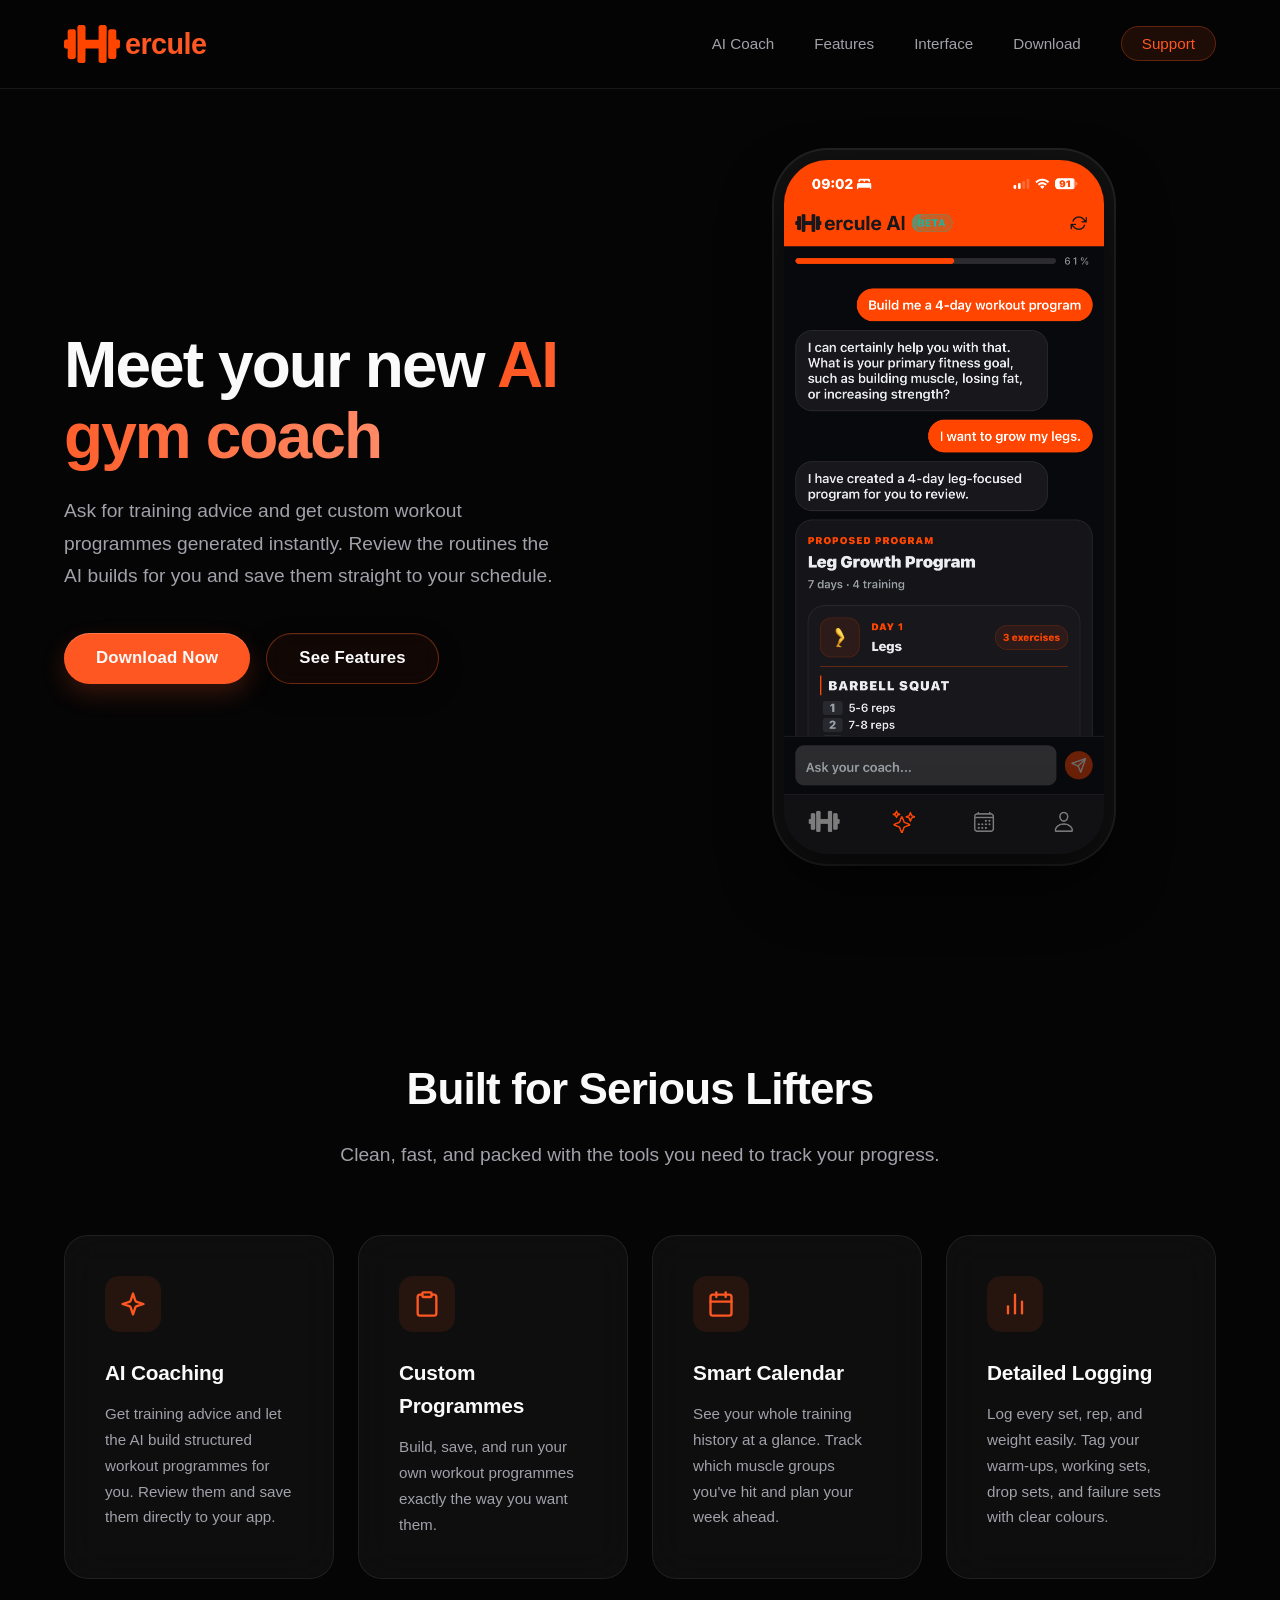
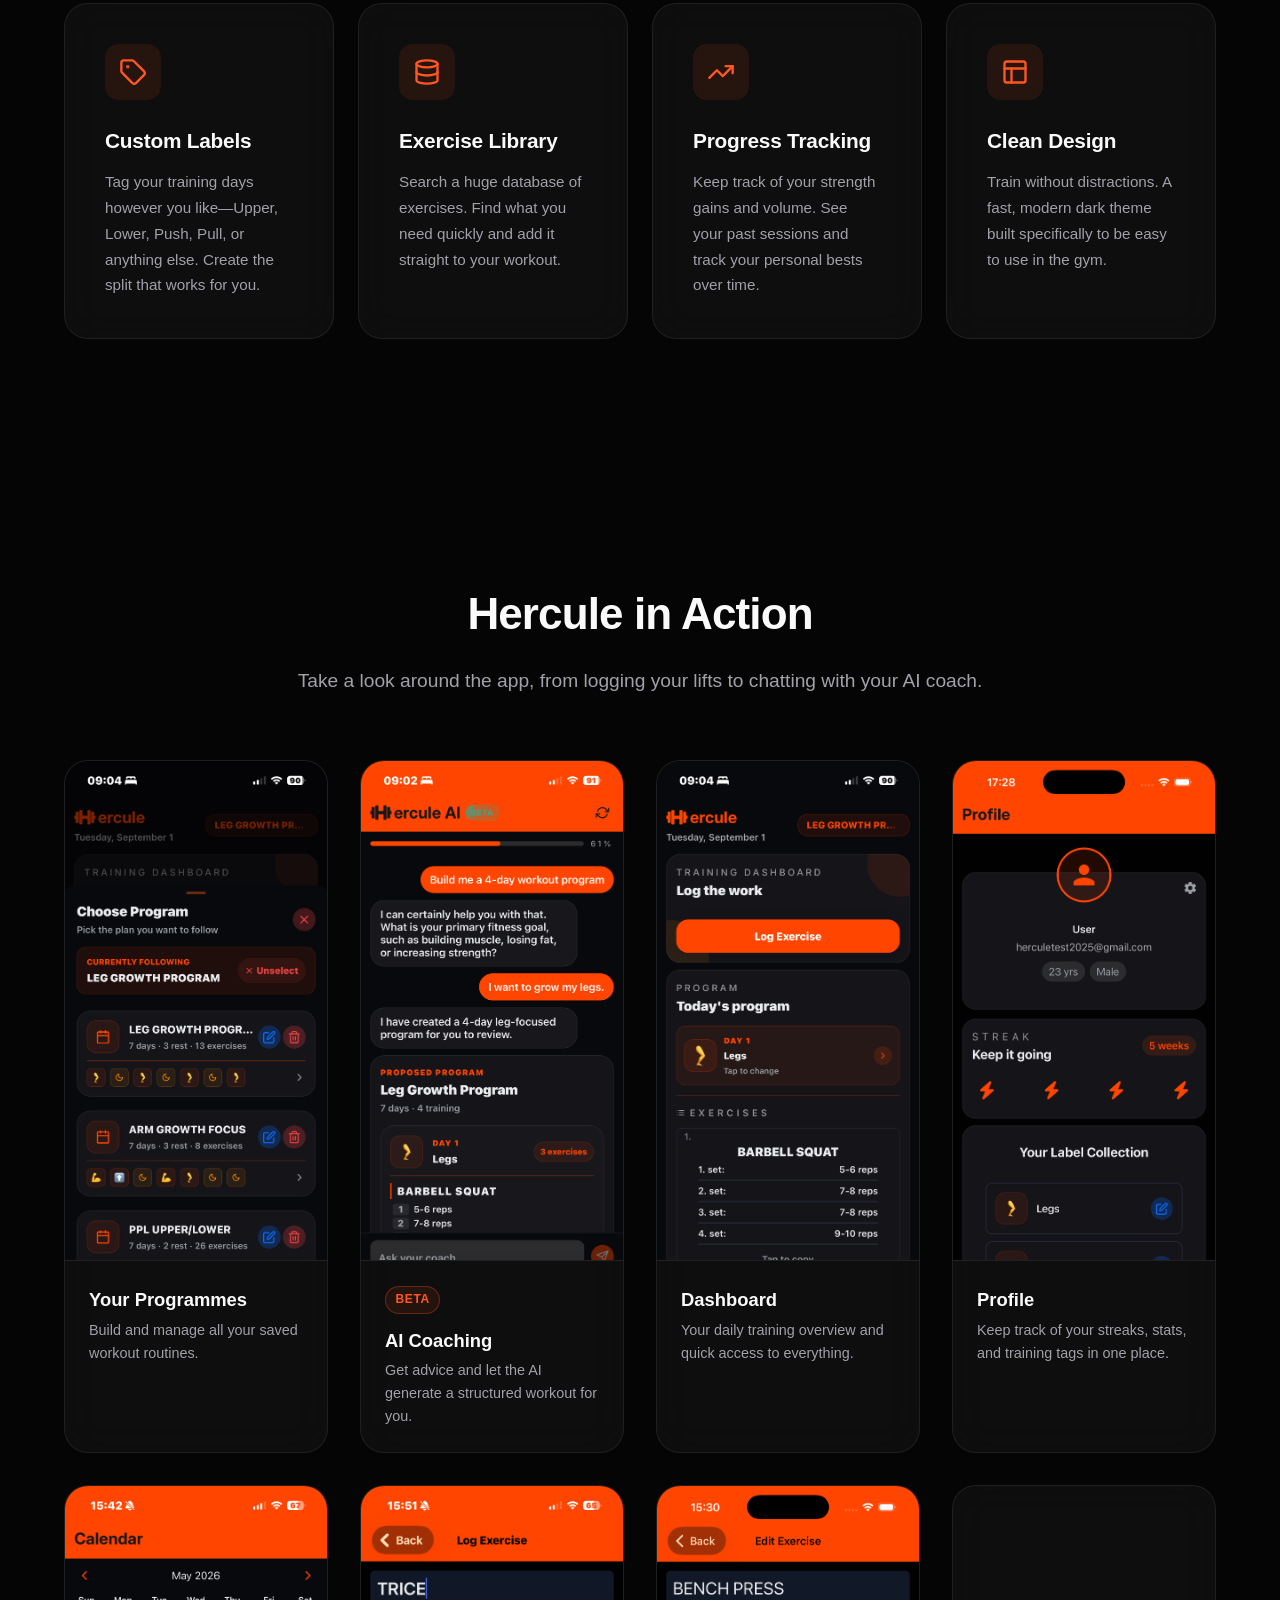
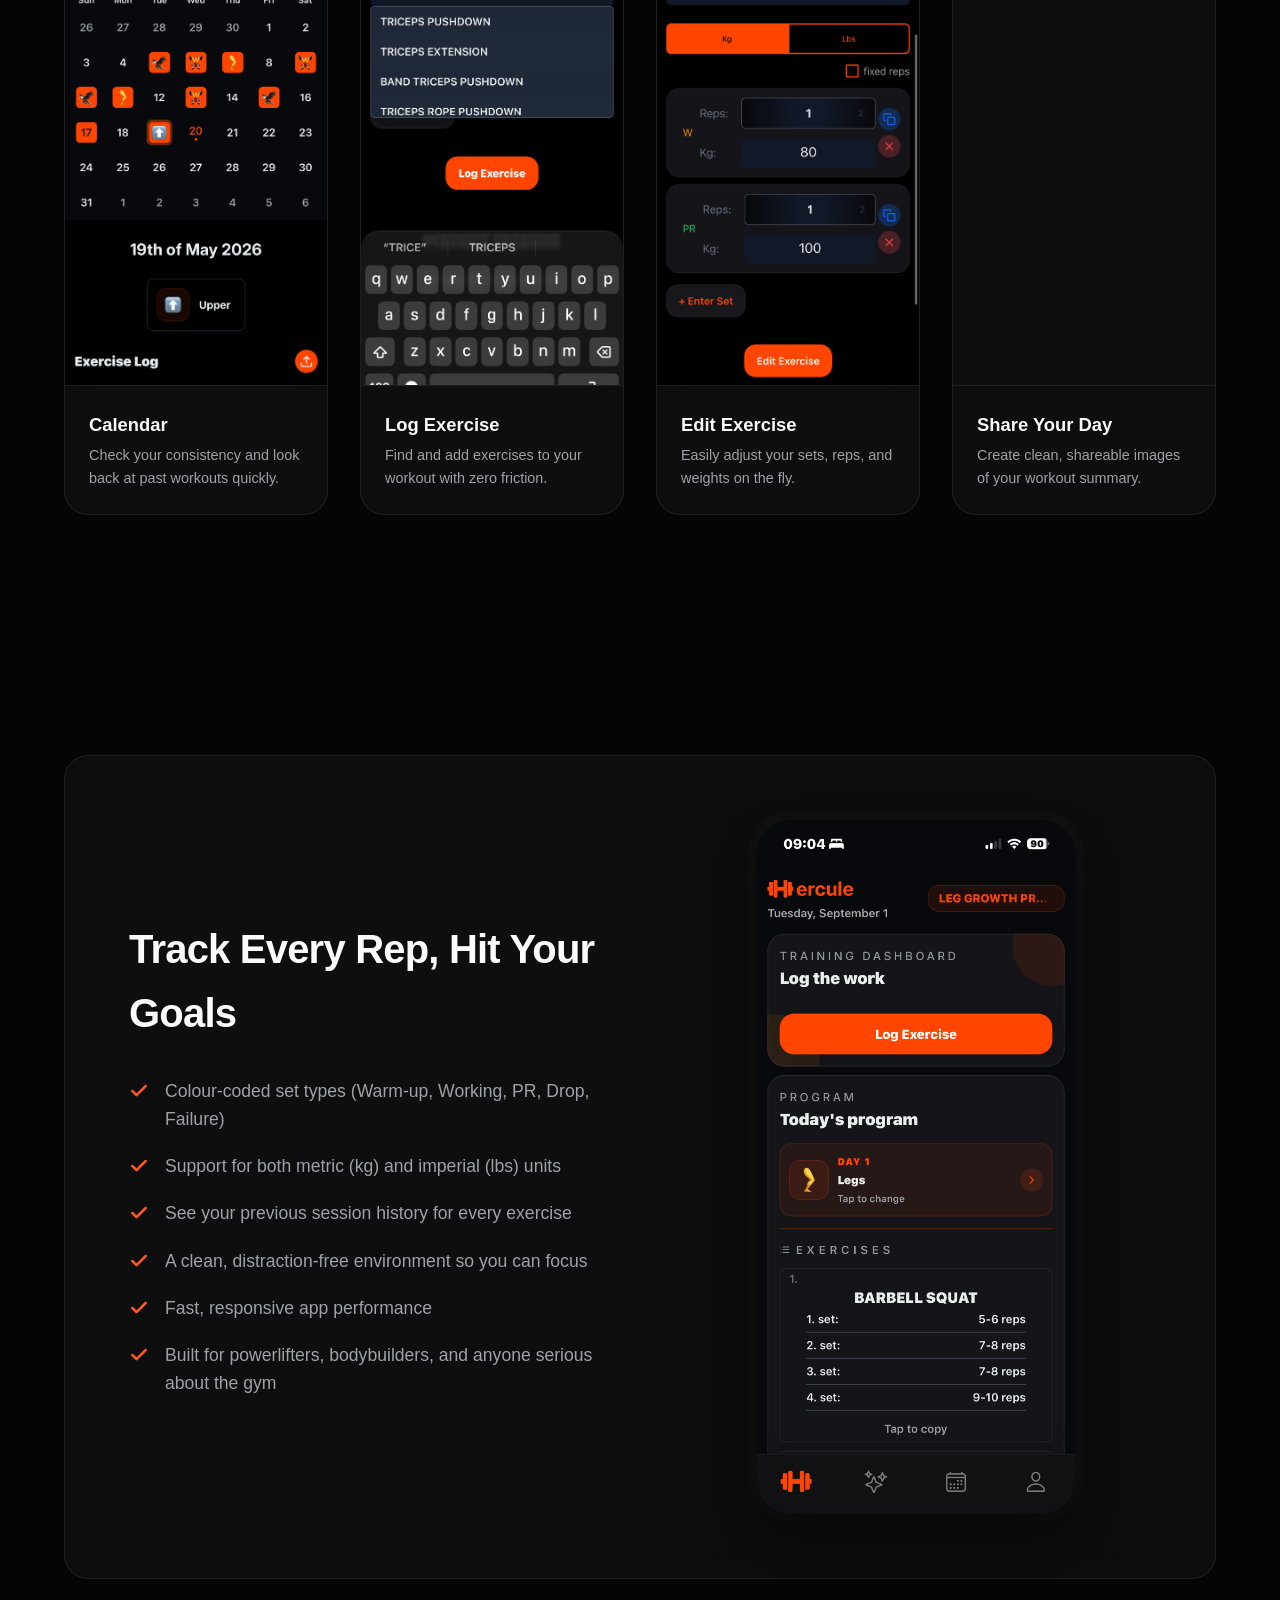
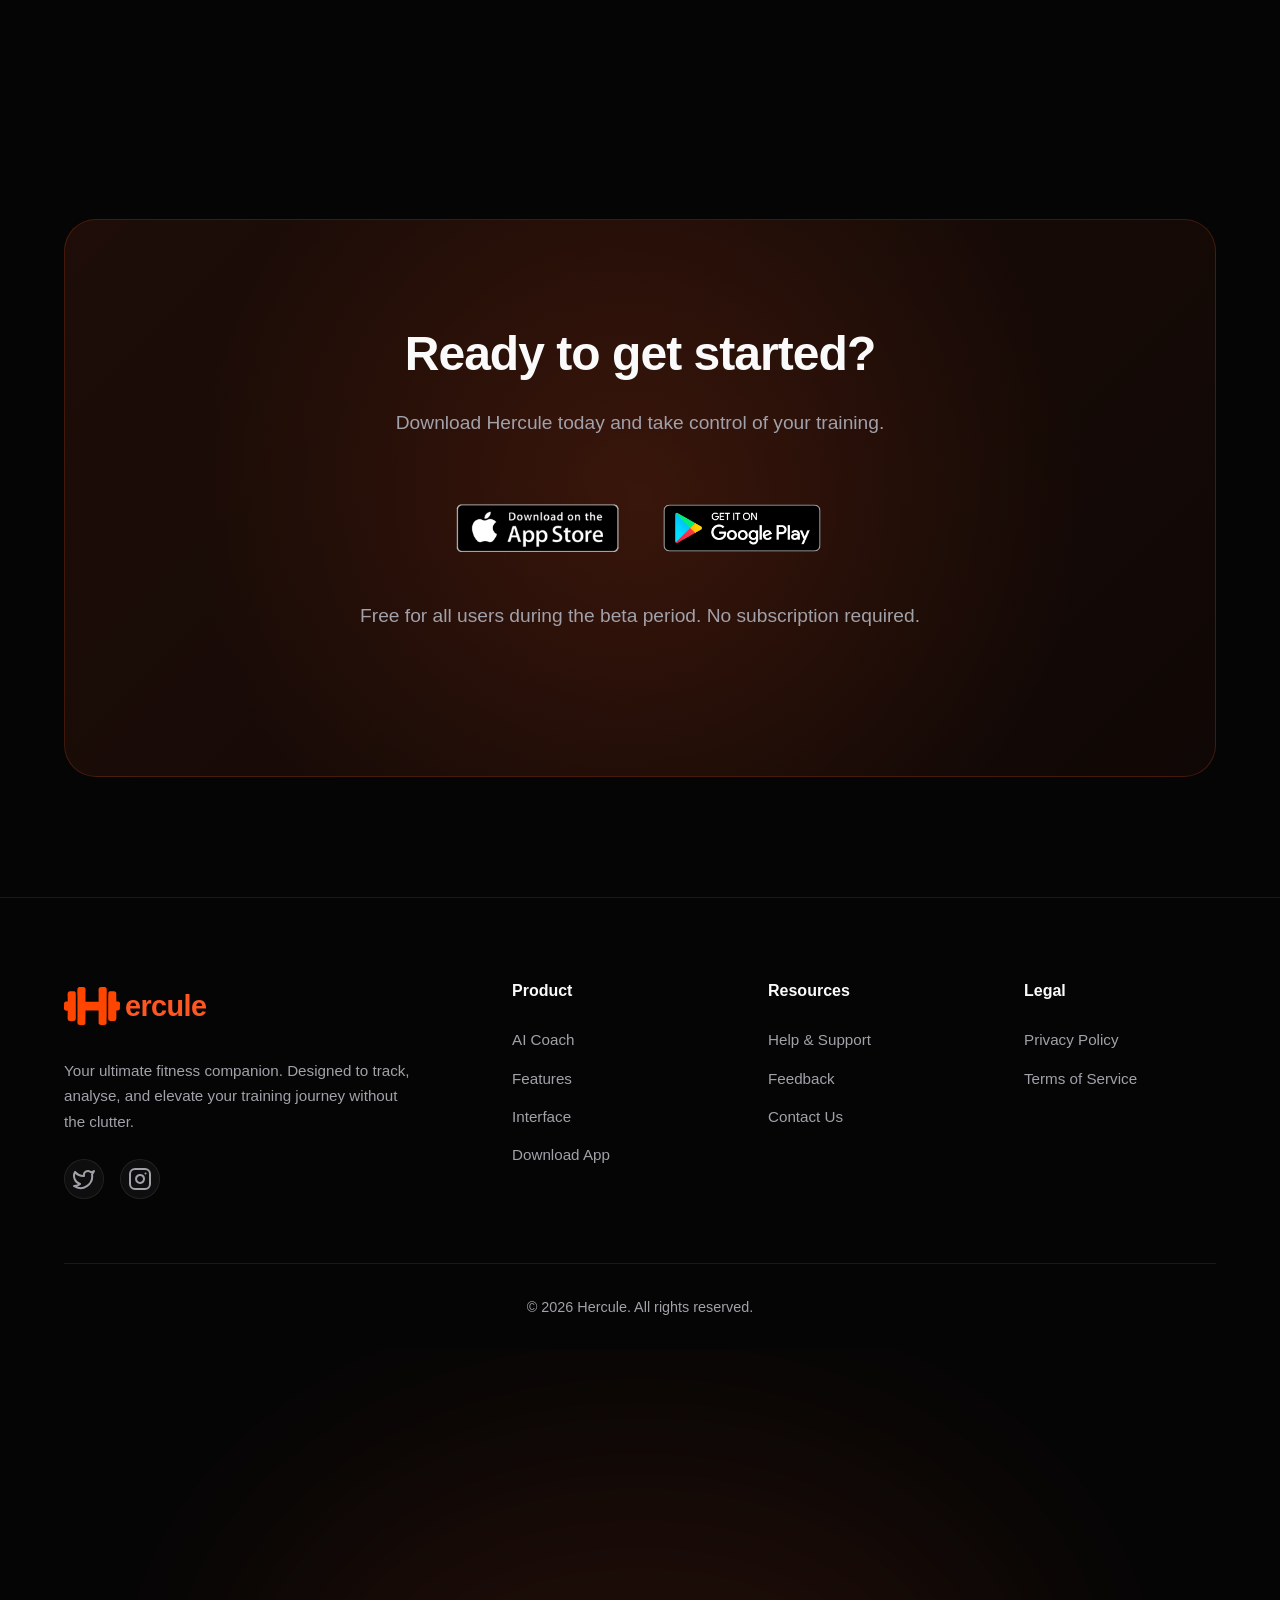
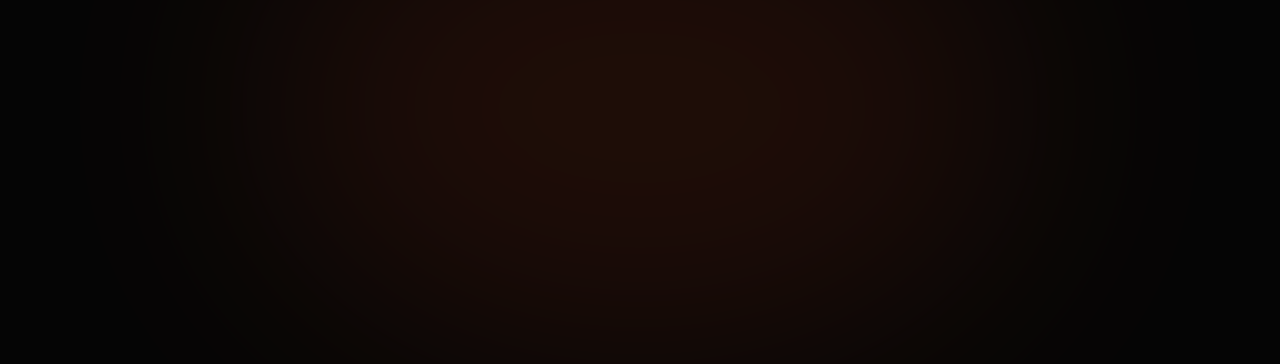
<file: index.html>
<!doctype html>
<html lang="en">
  <head>
    <meta charset="UTF-8" />
    <meta name="viewport" content="width=device-width, initial-scale=1.0" />
    <title>Hercule - Your Ultimate Fitness Companion</title>
    <meta name="apple-itunes-app" content="app-id=6755726344" />
    <link rel="stylesheet" href="styles.css" />
  </head>
  <body>
    <!-- Ambient Background Glows -->
    <div class="ambient-glow glow-1"></div>
    <div class="ambient-glow glow-2"></div>
    <div class="ambient-glow glow-3"></div>

    <!-- Navigation -->
    <nav class="navbar">
      <div class="container">
        <div class="logo">
          <img
            src="assets/logo/logo.svg"
            alt="Hercule Logo"
            class="logo-icon"
          />
          <span class="logo-text">ercule</span>
        </div>
        <button class="hamburger" aria-label="Toggle menu" aria-expanded="false" aria-controls="navigation-links">
          <span class="hamburger-line"></span>
          <span class="hamburger-line"></span>
          <span class="hamburger-line"></span>
        </button>
        <ul class="nav-links" id="navigation-links">
          <li><a href="#ai-coach">AI Coach</a></li>
          <li><a href="#features">Features</a></li>
          <li><a href="#screenshots">Interface</a></li>
          <li><a href="#download">Download</a></li>
          <li><a href="mailto:siarkonyar@gmail.com?subject=Hercule%20Support" class="nav-support">Support</a></li>
        </ul>
      </div>
    </nav>

    <!-- AI Coach Hero -->
    <section id="ai-coach" class="hero" aria-labelledby="coach-title">
      <div class="container">
        <div class="hero-content">
          <h1 id="coach-title" class="hero-title">Meet your new <span class="hero-brand">AI gym coach</span></h1>
          <p class="hero-subtitle">
            Ask for training advice and get custom workout programmes generated instantly. Review the routines the AI builds for you and save them straight to your schedule.
          </p>
          <div class="cta-buttons">
            <!-- Specular Buttons -->
            <a href="#download" class="specular-button specular-button--md specular-button--primary">
              <div class="specular-button__fx"><canvas></canvas></div>
              <span class="specular-button__label">Download Now</span>
            </a>
            <a href="#features" class="specular-button specular-button--md specular-button--secondary">
              <div class="specular-button__fx"><canvas></canvas></div>
              <span class="specular-button__label">See Features</span>
            </a>
          </div>
        </div>
        <div class="hero-image">
          <div class="phone-mockup">
            <img
              src="assets/images/ai-coach-screen.png"
              alt="Hercule AI beta conversation proposing a structured Leg Growth Programme with exercises, sets, and rep ranges"
              class="screenshot-main"
              width="1179"
              height="2556"
              fetchpriority="high"
            />
          </div>
        </div>
      </div>
    </section>

    <!-- Features Section -->
    <section id="features" class="features">
      <div class="container">
        <div class="section-header">
          <h2 class="section-title">Built for Serious Lifters</h2>
          <p class="section-subtitle">
            Clean, fast, and packed with the tools you need to track your progress.
          </p>
        </div>

        <div class="features-grid">
          <div class="feature-card">
            <div class="feature-icon" aria-hidden="true">
              <svg xmlns="http://www.w3.org/2000/svg" width="28" height="28" viewBox="0 0 24 24" fill="none" stroke="currentColor" stroke-width="2" stroke-linecap="round" stroke-linejoin="round"><path d="m12 3-1.912 5.813a2 2 0 0 1-1.275 1.275L3 12l5.813 1.912a2 2 0 0 1 1.275 1.275L12 21l1.912-5.813a2 2 0 0 1 1.275-1.275L21 12l-5.813-1.912a2 2 0 0 1-1.275-1.275L12 3Z"/></svg>
            </div>
            <h3>AI Coaching</h3>
            <p>
              Get training advice and let the AI build structured workout programmes for you. Review them and save them directly to your app.
            </p>
          </div>

          <div class="feature-card">
            <div class="feature-icon" aria-hidden="true">
              <svg xmlns="http://www.w3.org/2000/svg" width="28" height="28" viewBox="0 0 24 24" fill="none" stroke="currentColor" stroke-width="2" stroke-linecap="round" stroke-linejoin="round"><rect width="8" height="4" x="8" y="2" rx="1" ry="1"/><path d="M16 4h2a2 2 0 0 1 2 2v14a2 2 0 0 1-2 2H6a2 2 0 0 1-2-2V6a2 2 0 0 1 2-2h2"/></svg>
            </div>
            <h3>Custom Programmes</h3>
            <p>
              Build, save, and run your own workout programmes exactly the way you want them.
            </p>
          </div>

          <div class="feature-card">
            <div class="feature-icon" aria-hidden="true">
              <svg xmlns="http://www.w3.org/2000/svg" width="28" height="28" viewBox="0 0 24 24" fill="none" stroke="currentColor" stroke-width="2" stroke-linecap="round" stroke-linejoin="round"><rect width="18" height="18" x="3" y="4" rx="2" ry="2"/><line x1="16" x2="16" y1="2" y2="6"/><line x1="8" x2="8" y1="2" y2="6"/><line x1="3" x2="21" y1="10" y2="10"/></svg>
            </div>
            <h3>Smart Calendar</h3>
            <p>
              See your whole training history at a glance. Track which muscle groups you've hit and plan your week ahead.
            </p>
          </div>

          <div class="feature-card">
            <div class="feature-icon" aria-hidden="true">
              <svg xmlns="http://www.w3.org/2000/svg" width="28" height="28" viewBox="0 0 24 24" fill="none" stroke="currentColor" stroke-width="2" stroke-linecap="round" stroke-linejoin="round"><line x1="18" x2="18" y1="20" y2="10"/><line x1="12" x2="12" y1="20" y2="4"/><line x1="6" x2="6" y1="20" y2="14"/></svg>
            </div>
            <h3>Detailed Logging</h3>
            <p>
              Log every set, rep, and weight easily. Tag your warm-ups, working sets, drop sets, and failure sets with clear colours.
            </p>
          </div>

          <div class="feature-card">
            <div class="feature-icon" aria-hidden="true">
              <svg xmlns="http://www.w3.org/2000/svg" width="28" height="28" viewBox="0 0 24 24" fill="none" stroke="currentColor" stroke-width="2" stroke-linecap="round" stroke-linejoin="round"><path d="M12.586 2.586A2 2 0 0 0 11.172 2H4a2 2 0 0 0-2 2v7.172a2 2 0 0 0 .586 1.414l8.704 8.704a2.426 2.426 0 0 0 3.42 0l6.58-6.58a2.426 2.426 0 0 0 0-3.42z"/><circle cx="7.5" cy="7.5" r=".5" fill="currentColor"/></svg>
            </div>
            <h3>Custom Labels</h3>
            <p>
              Tag your training days however you like—Upper, Lower, Push, Pull, or anything else. Create the split that works for you.
            </p>
          </div>

          <div class="feature-card">
            <div class="feature-icon" aria-hidden="true">
              <svg xmlns="http://www.w3.org/2000/svg" width="28" height="28" viewBox="0 0 24 24" fill="none" stroke="currentColor" stroke-width="2" stroke-linecap="round" stroke-linejoin="round"><ellipse cx="12" cy="5" rx="9" ry="3"/><path d="M3 5V19A9 3 0 0 0 21 19V5"/><path d="M3 12A9 3 0 0 0 21 12"/></svg>
            </div>
            <h3>Exercise Library</h3>
            <p>
              Search a huge database of exercises. Find what you need quickly and add it straight to your workout.
            </p>
          </div>

          <div class="feature-card">
            <div class="feature-icon" aria-hidden="true">
              <svg xmlns="http://www.w3.org/2000/svg" width="28" height="28" viewBox="0 0 24 24" fill="none" stroke="currentColor" stroke-width="2" stroke-linecap="round" stroke-linejoin="round"><polyline points="22 7 13.5 15.5 8.5 10.5 2 17"/><polyline points="16 7 22 7 22 13"/></svg>
            </div>
            <h3>Progress Tracking</h3>
            <p>
              Keep track of your strength gains and volume. See your past sessions and track your personal bests over time.
            </p>
          </div>

          <div class="feature-card">
            <div class="feature-icon" aria-hidden="true">
              <svg xmlns="http://www.w3.org/2000/svg" width="28" height="28" viewBox="0 0 24 24" fill="none" stroke="currentColor" stroke-width="2" stroke-linecap="round" stroke-linejoin="round"><rect width="18" height="18" x="3" y="3" rx="2" ry="2"/><line x1="3" x2="21" y1="9" y2="9"/><line x1="9" x2="9" y1="21" y2="9"/></svg>
            </div>
            <h3>Clean Design</h3>
            <p>
              Train without distractions. A fast, modern dark theme built specifically to be easy to use in the gym.
            </p>
          </div>
        </div>
      </div>
    </section>

    <!-- Screenshots Section -->
    <section id="screenshots" class="screenshots">
      <div class="container">
        <div class="section-header">
          <h2 class="section-title">Hercule in Action</h2>
          <p class="section-subtitle">
            Take a look around the app, from logging your lifts to chatting with your AI coach.
          </p>
        </div>

        <div class="screenshots-grid">
          <div class="screenshot-item">
            <img
              src="assets/images/programs-screen.png"
              alt="Choose Programme screen with saved workout programmes"
              width="1179"
              height="2556"
              loading="lazy"
              decoding="async"
            />
            <div class="screenshot-caption">
              <h4>Your Programmes</h4>
              <p>Build and manage all your saved workout routines.</p>
            </div>
          </div>

          <div class="screenshot-item">
            <img
              src="assets/images/ai-coach-screen.png"
              alt="Hercule AI beta chat and proposed workout programme"
              width="1179"
              height="2556"
              loading="lazy"
              decoding="async"
            />
            <div class="screenshot-caption">
              <span class="beta-badge">Beta</span>
              <h4>AI Coaching</h4>
              <p>Get advice and let the AI generate a structured workout for you.</p>
            </div>
          </div>

          <div class="screenshot-item">
            <img
              src="assets/images/dashboard-screen.png"
              alt="Dashboard screen"
              width="1179"
              height="2556"
              loading="lazy"
              decoding="async"
            />
            <div class="screenshot-caption">
              <h4>Dashboard</h4>
              <p>Your daily training overview and quick access to everything.</p>
            </div>
          </div>

          <div class="screenshot-item">
            <img src="assets/images/profile-screen.png" alt="Profile screen"
              width="1206"
              height="2622"
              loading="lazy"
              decoding="async"
            />
            <div class="screenshot-caption">
              <h4>Profile</h4>
              <p>Keep track of your streaks, stats, and training tags in one place.</p>
            </div>
          </div>

          <div class="screenshot-item">
            <img
              src="assets/images/calendar-screen.png"
              alt="Calendar screen"
              width="1179"
              height="2556"
              loading="lazy"
              decoding="async"
            />
            <div class="screenshot-caption">
              <h4>Calendar</h4>
              <p>Check your consistency and look back at past workouts quickly.</p>
            </div>
          </div>

          <div class="screenshot-item">
            <img
              src="assets/images/log-exercise-screen.png"
              alt="Log exercise screen"
              width="1179"
              height="2556"
              loading="lazy"
              decoding="async"
            />
            <div class="screenshot-caption">
              <h4>Log Exercise</h4>
              <p>Find and add exercises to your workout with zero friction.</p>
            </div>
          </div>

          <div class="screenshot-item">
            <img
              src="assets/images/edit-exercise-screen.png"
              alt="Edit exercise screen"
              width="1206"
              height="2622"
              loading="lazy"
              decoding="async"
            />
            <div class="screenshot-caption">
              <h4>Edit Exercise</h4>
              <p>Easily adjust your sets, reps, and weights on the fly.</p>
            </div>
          </div>

          <div class="screenshot-item">
            <img
              src="assets/images/share-day-screen.png"
              alt="Share day screen"
              width="1074"
              height="2504"
              loading="lazy"
              decoding="async"
            />
            <div class="screenshot-caption">
              <h4>Share Your Day</h4>
              <p>Create clean, shareable images of your workout summary.</p>
            </div>
          </div>
        </div>
      </div>
    </section>

    <!-- Key Features Highlight -->
    <section id="tracking" class="highlight">
      <div class="container">
        <div class="highlight-content">
          <div class="highlight-text">
            <h2>Track Every Rep, Hit Your Goals</h2>
            <ul class="highlight-list">
              <li>Colour-coded set types (Warm-up, Working, PR, Drop, Failure)</li>
              <li>Support for both metric (kg) and imperial (lbs) units</li>
              <li>See your previous session history for every exercise</li>
              <li>A clean, distraction-free environment so you can focus</li>
              <li>Fast, responsive app performance</li>
              <li>Built for powerlifters, bodybuilders, and anyone serious about the gym</li>
            </ul>
          </div>
          <div class="highlight-image">
            <img
              src="assets/images/dashboard-screen.png"
              alt="Dashboard preview"
              width="1179"
              height="2556"
              loading="lazy"
              decoding="async"
            />
          </div>
        </div>
      </div>
    </section>

    <!-- Download Section -->
    <section id="download" class="download">
      <div class="container">
        <div class="download-inner">
          <div class="download-content">
            <h2>Ready to get started?</h2>
            <p>Download Hercule today and take control of your training.</p>
            <div class="download-buttons">
              <a
                href="https://apps.apple.com/gb/app/hercule-fitness-tracker/id6755726344"
                class="download-button-link"
                target="_blank"
                rel="noopener noreferrer"
              >
                <img
                  src="assets/buttons/Apple-Download-Button.png"
                  alt="Download on the App Store"
                  class="download-button-img"
                />
              </a>
              <a
                href="https://play.google.com/store/apps/details?id=com.siar.konyar.fitnessChronicle&pcampaignid=web_share"
                class="download-button-link"
                target="_blank"
                rel="noopener noreferrer"
              >
                <img
                  src="assets/buttons/Android-Download-Button.png"
                  alt="Get it on Google Play"
                  class="download-button-img"
                />
              </a>
            </div>
            <p class="download-note">
              Free for all users during the beta period. No subscription required.
            </p>
          </div>
        </div>
      </div>
    </section>

    <!-- Footer -->
    <footer class="footer">
      <div class="container">
        <div class="footer-grid">
          
          <!-- Brand Column -->
          <div class="footer-brand">
            <div class="logo">
              <img
                src="assets/logo/logo.svg"
                alt="Hercule Logo"
                class="logo-icon"
              />
              <span class="logo-text">ercule</span>
            </div>
            <p class="footer-mission">
              Your ultimate fitness companion. Designed to track, analyse, and elevate your training journey without the clutter.
            </p>
            <div class="social-links">
              <!-- Placeholder social icons, replace hrefs with actual links later -->
              <a href="#" class="social-icon" aria-label="Twitter/X">
                <svg xmlns="http://www.w3.org/2000/svg" width="24" height="24" viewBox="0 0 24 24" fill="none" stroke="currentColor" stroke-width="2" stroke-linecap="round" stroke-linejoin="round"><path d="M22 4s-.7 2.1-2 3.4c1.6 10-9.4 17.3-18 11.6 2.2.1 4.4-.6 6-2C3 15.5.5 9.6 3 5c2.2 2.6 5.6 4.1 9 4-.9-4.2 4-6.6 7-3.8 1.1 0 3-1.2 3-1.2z"/></svg>
              </a>
              <a href="#" class="social-icon" aria-label="Instagram">
                <svg xmlns="http://www.w3.org/2000/svg" width="24" height="24" viewBox="0 0 24 24" fill="none" stroke="currentColor" stroke-width="2" stroke-linecap="round" stroke-linejoin="round"><rect width="20" height="20" x="2" y="2" rx="5" ry="5"/><path d="M16 11.37A4 4 0 1 1 12.63 8 4 4 0 0 1 16 11.37z"/><line x1="17.5" x2="17.51" y1="6.5" y2="6.5"/></svg>
              </a>
            </div>
          </div>

          <!-- Links Columns -->
          <div class="footer-column">
            <h4>Product</h4>
            <ul>
              <li><a href="#ai-coach">AI Coach</a></li>
              <li><a href="#features">Features</a></li>
              <li><a href="#screenshots">Interface</a></li>
              <li><a href="#download">Download App</a></li>
            </ul>
          </div>

          <div class="footer-column">
            <h4>Resources</h4>
            <ul>
              <li><a href="mailto:siarkonyar@gmail.com?subject=Hercule%20Support">Help & Support</a></li>
              <li><a href="mailto:siarkonyar@gmail.com?subject=Hercule%20Feedback">Feedback</a></li>
              <li><a href="mailto:siarkonyar@gmail.com?subject=Hercule%20Contact">Contact Us</a></li>
            </ul>
          </div>

          <div class="footer-column">
            <h4>Legal</h4>
            <ul>
              <li><a href="privacy.html">Privacy Policy</a></li>
              <li><a href="tos.html">Terms of Service</a></li>
            </ul>
          </div>

        </div>

        <div class="footer-bottom">
          <p>&copy; 2026 Hercule. All rights reserved.</p>
        </div>
      </div>
    </footer>

    <script>
      // Header Hide/Show on Scroll Logic
      const navbar = document.querySelector(".navbar");
      let lastScrollY = window.scrollY;

      window.addEventListener("scroll", () => {
        if (window.scrollY > lastScrollY && window.scrollY > 80) {
          navbar.classList.add("navbar-hidden");
        } else {
          navbar.classList.remove("navbar-hidden");
        }
        lastScrollY = window.scrollY;
      });

      // Mobile menu toggle & Scroll Lock
      const hamburger = document.querySelector(".hamburger");
      const navLinks = document.querySelector(".nav-links");
      const body = document.body;

      const closeMenu = () => {
        hamburger.classList.remove("active");
        navLinks.classList.remove("active");
        hamburger.setAttribute("aria-expanded", "false");
        body.style.overflow = '';
      };

      hamburger.addEventListener("click", () => {
        const isOpen = hamburger.classList.toggle("active");
        navLinks.classList.toggle("active", isOpen);
        hamburger.setAttribute("aria-expanded", String(isOpen));
        body.style.overflow = isOpen ? 'hidden' : '';
      });

      document.querySelectorAll(".nav-links a").forEach((link) => {
        link.addEventListener("click", () => {
          closeMenu();
        });
      });

      document.addEventListener("click", (e) => {
        if (!hamburger.contains(e.target) && !navLinks.contains(e.target)) {
          closeMenu();
        }
      });

      document.addEventListener("keydown", (event) => {
        if (event.key === "Escape" && navLinks.classList.contains("active")) {
          closeMenu();
          hamburger.focus();
        }
      });

      // Scroll Reveal Animation
      const observerOptions = {
        root: null,
        rootMargin: '0px',
        threshold: 0.1
      };

      const observer = new IntersectionObserver((entries, observer) => {
        entries.forEach(entry => {
          if (entry.isIntersecting) {
            entry.target.classList.add('visible');
            observer.unobserve(entry.target);
          }
        });
      }, observerOptions);

      document.querySelectorAll('.feature-card, .screenshot-item, .highlight-content').forEach(el => {
        el.classList.add('reveal-on-scroll');
        observer.observe(el);
      });

      // --- VANILLA JS SPECULAR BUTTON EFFECT ---
      document.querySelectorAll('.specular-button').forEach(button => {
        const canvas = button.querySelector('canvas');
        if (!canvas) return;
        
        const ctx = canvas.getContext('2d');
        let rect = button.getBoundingClientRect();
        const dpr = window.devicePixelRatio || 1;

        const updateCanvasSize = () => {
          rect = button.getBoundingClientRect();
          canvas.width = (rect.width + 40) * dpr;
          canvas.height = (rect.height + 40) * dpr;
          ctx.scale(dpr, dpr);
          canvas.style.width = `${rect.width + 40}px`;
          canvas.style.height = `${rect.height + 40}px`;
        };

        window.addEventListener('resize', updateCanvasSize);
        updateCanvasSize();

        let mouseX = -1000;
        let mouseY = -1000;
        let isHovering = false;

        button.addEventListener('mousemove', (e) => {
          rect = button.getBoundingClientRect();
          mouseX = e.clientX - rect.left + 20; 
          mouseY = e.clientY - rect.top + 20;
        });

        button.addEventListener('mouseenter', () => isHovering = true);
        button.addEventListener('mouseleave', () => {
          isHovering = false;
          ctx.clearRect(0, 0, canvas.width, canvas.height); 
        });

        const draw = () => {
          if (isHovering) {
            ctx.clearRect(0, 0, canvas.width, canvas.height);
            
            const radius = 60; 
            const gradient = ctx.createRadialGradient(mouseX, mouseY, 0, mouseX, mouseY, radius);
            gradient.addColorStop(0, 'rgba(255, 87, 34, 0.9)'); 
            gradient.addColorStop(1, 'rgba(255, 87, 34, 0)');   
            
            ctx.lineWidth = 1.5;
            ctx.strokeStyle = gradient;
            
            const brStr = getComputedStyle(button).getPropertyValue('--sb-radius');
            const br = parseInt(brStr) || 50;
            
            ctx.beginPath();
            ctx.roundRect(20, 20, rect.width, rect.height, br);
            ctx.stroke();
          }
          requestAnimationFrame(draw);
        };
        draw();
      });

      // --- MAGIC BENTO BOX GLOW EFFECT ---
      document.querySelectorAll('.feature-card, .screenshot-item, .highlight-content').forEach(card => {
        card.addEventListener('mousemove', (e) => {
            const rect = card.getBoundingClientRect();
            const x = e.clientX - rect.left;
            const y = e.clientY - rect.top;
            
            // Pass the coordinates dynamically to CSS
            card.style.setProperty('--glow-x', `${x}px`);
            card.style.setProperty('--glow-y', `${y}px`);
        });
      });
    </script>
  </body>
</html>
</file>
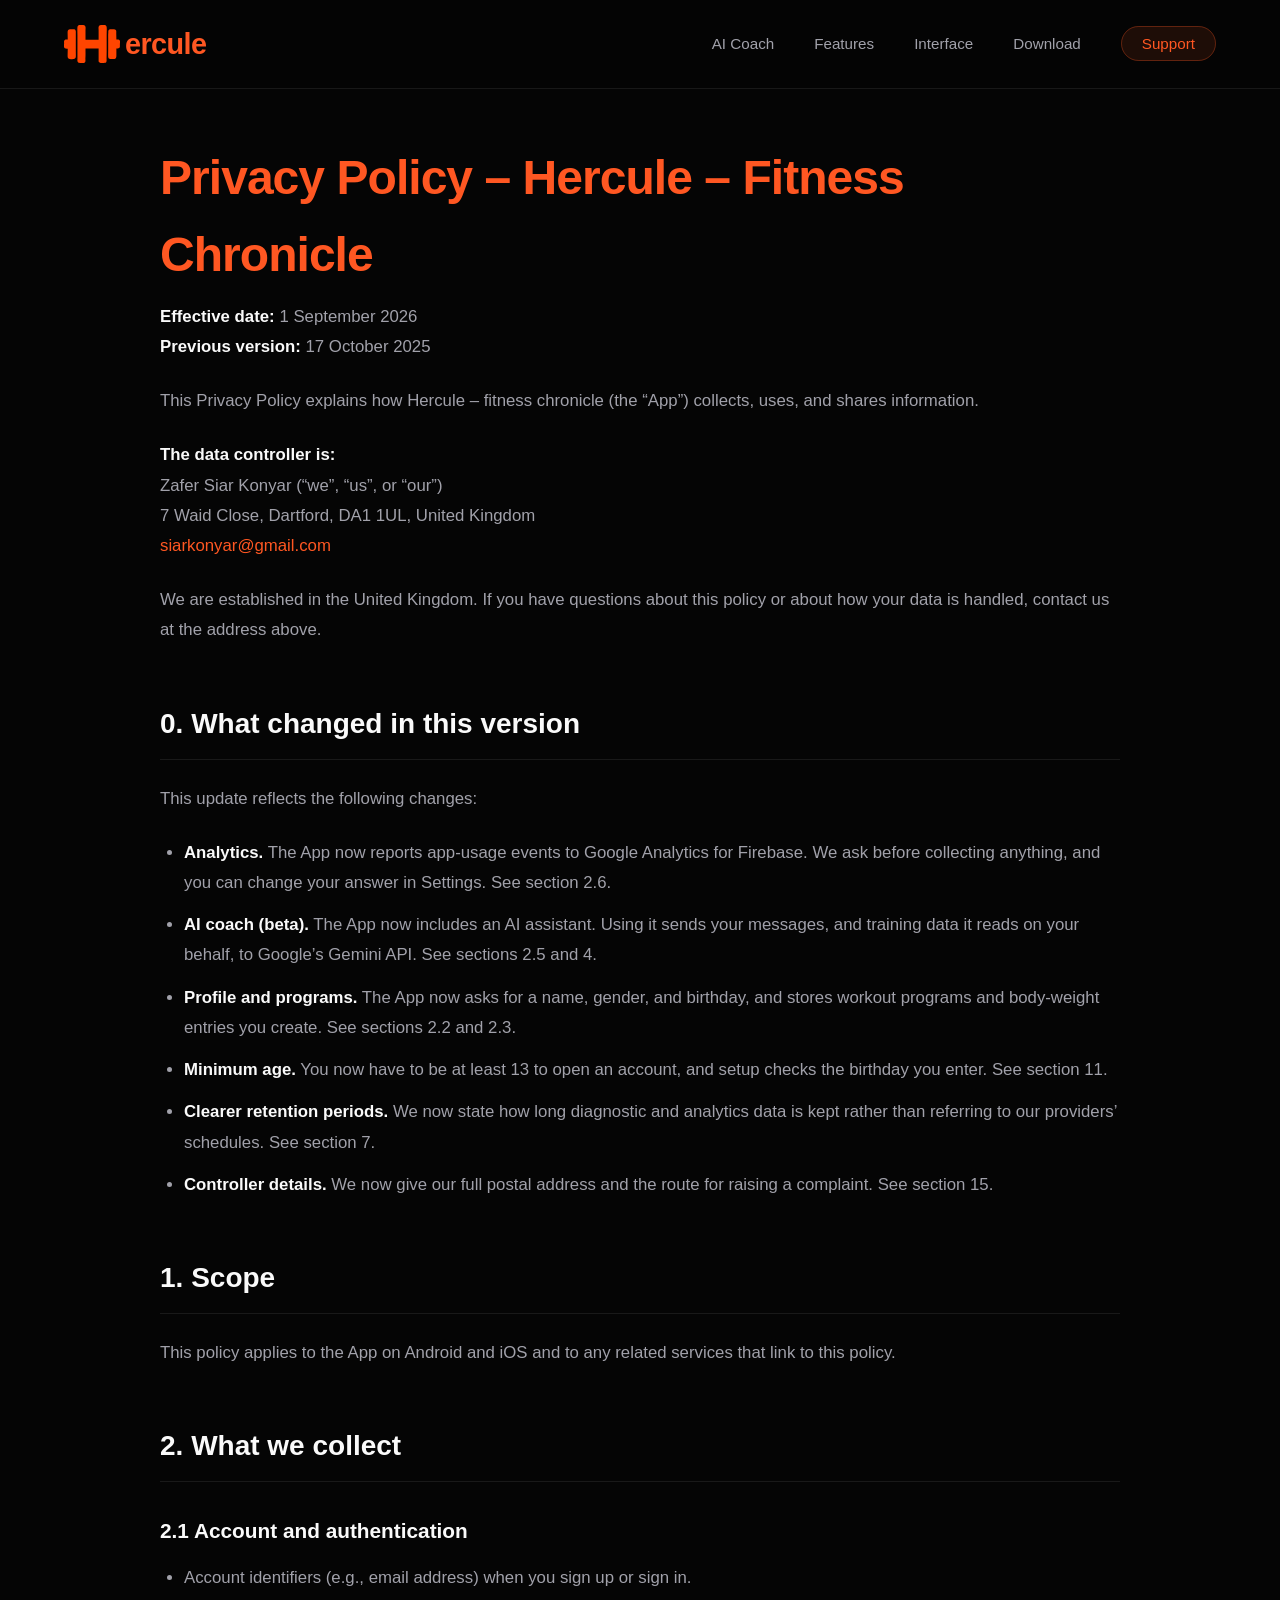
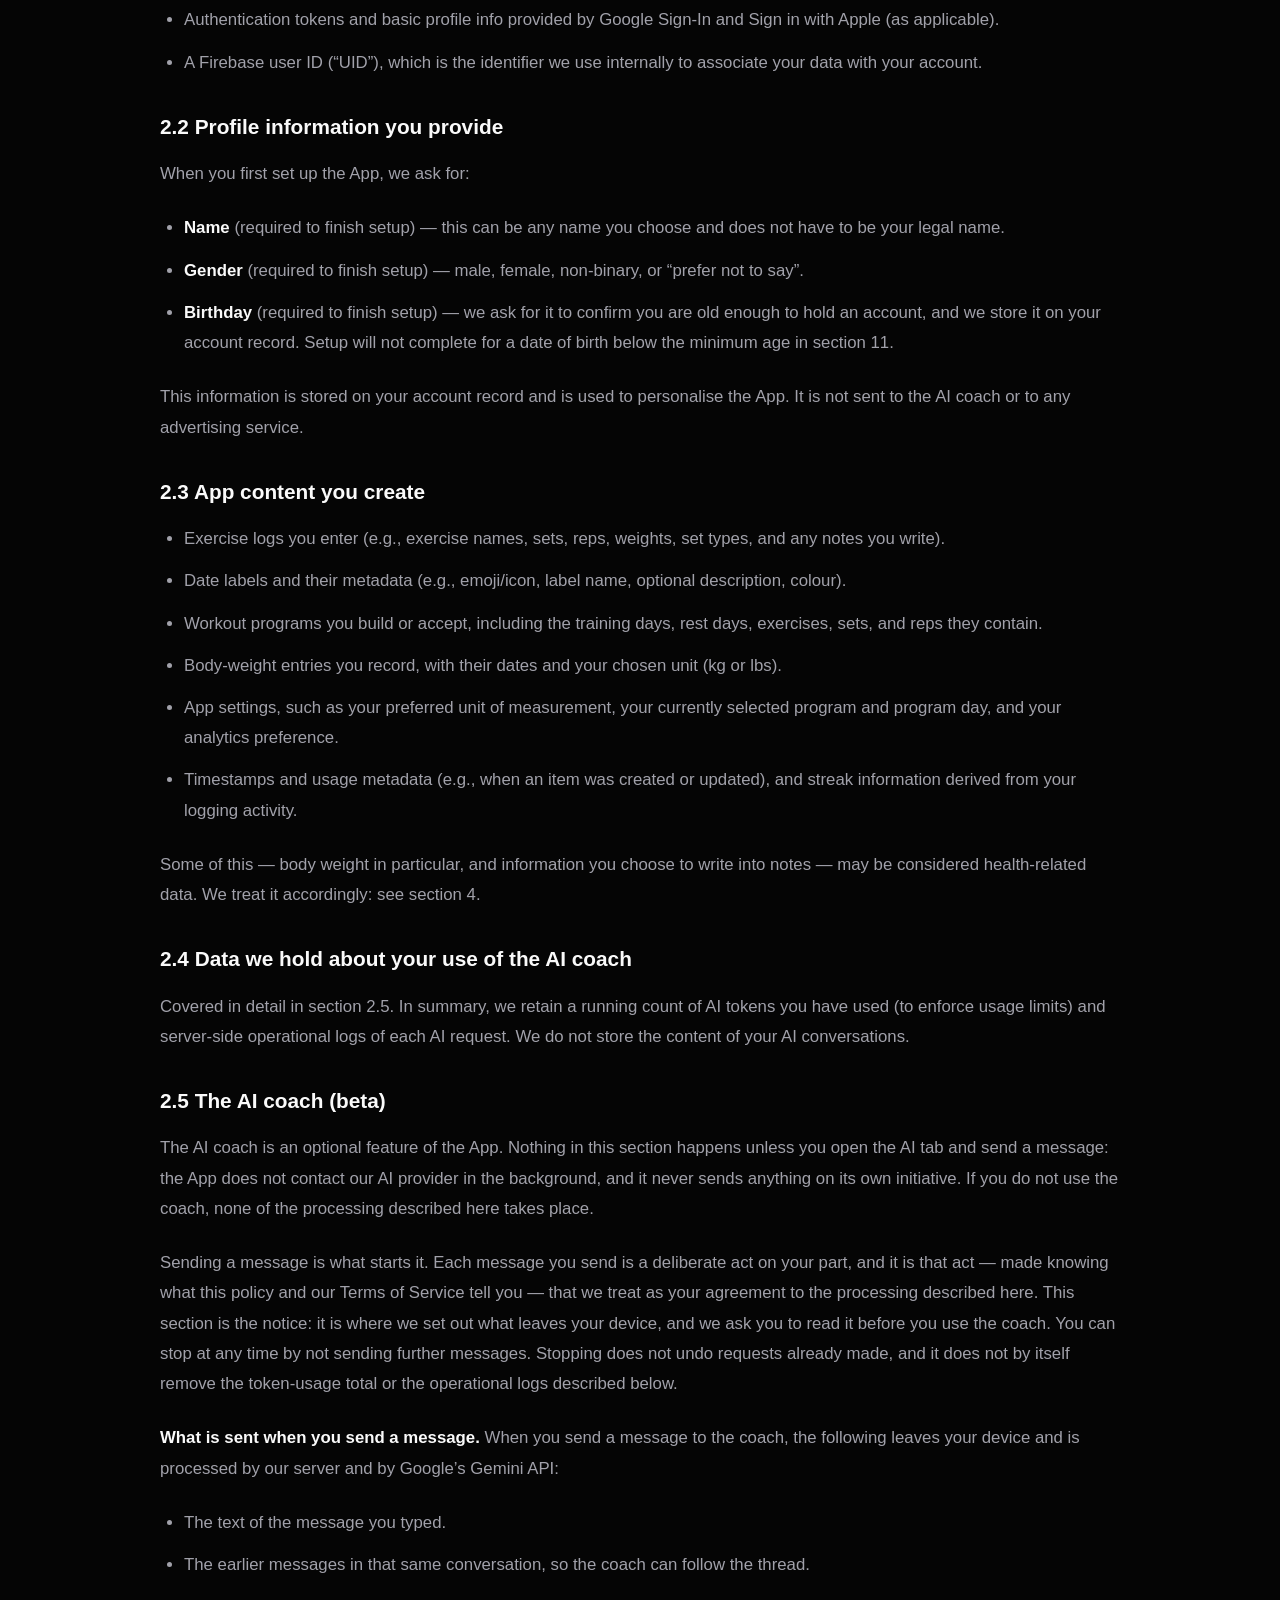
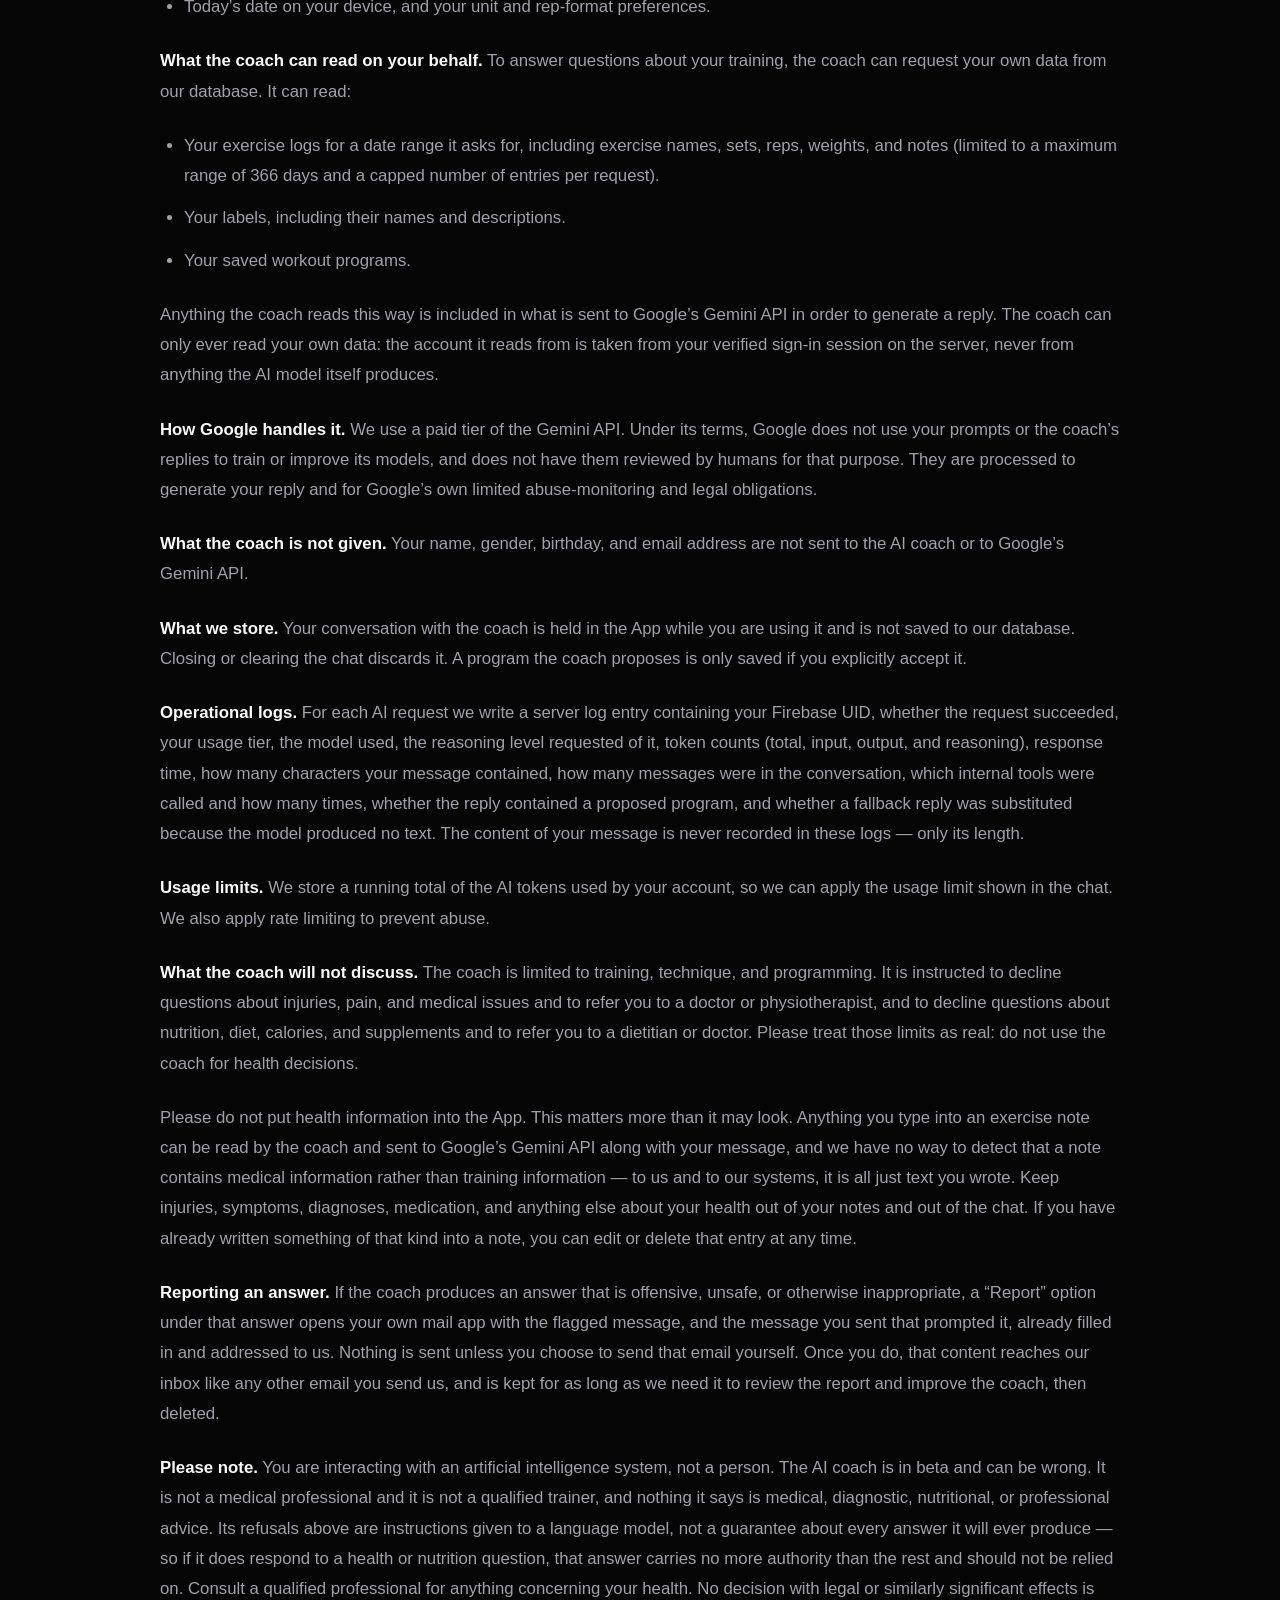
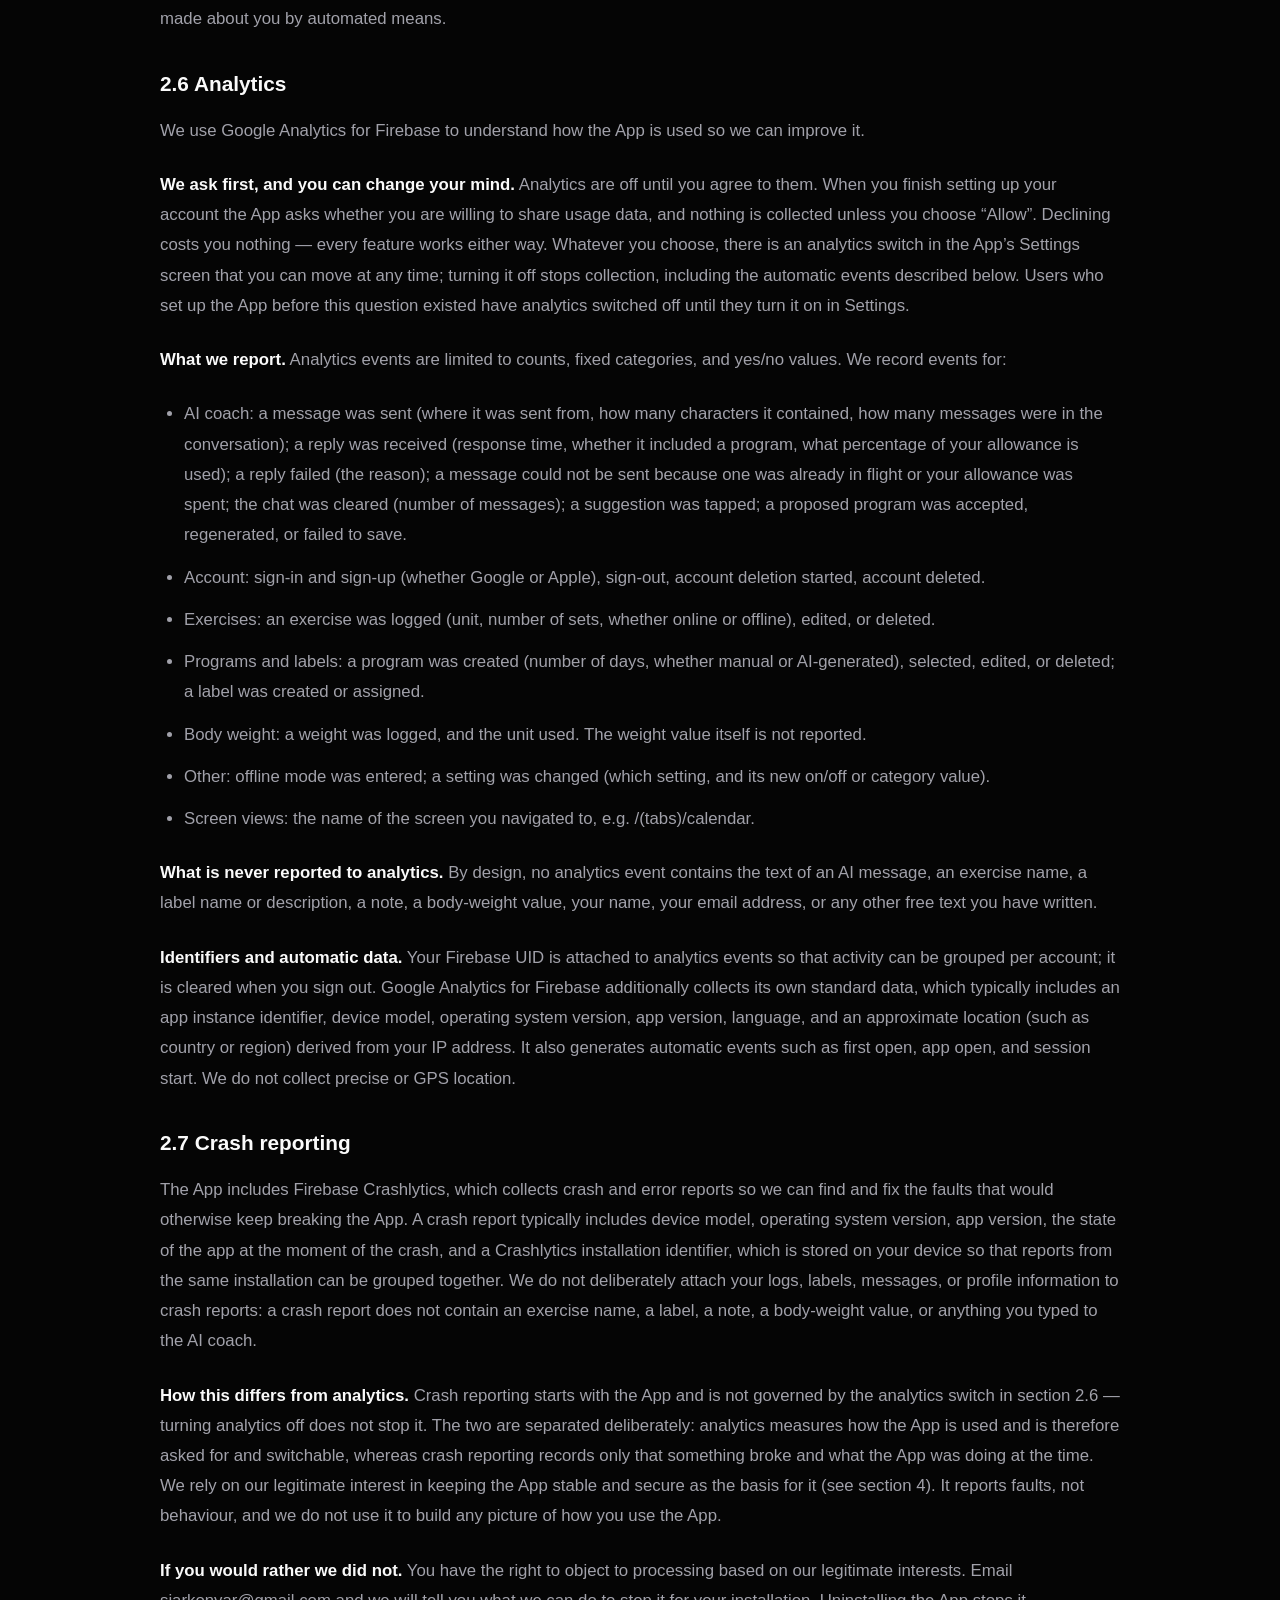
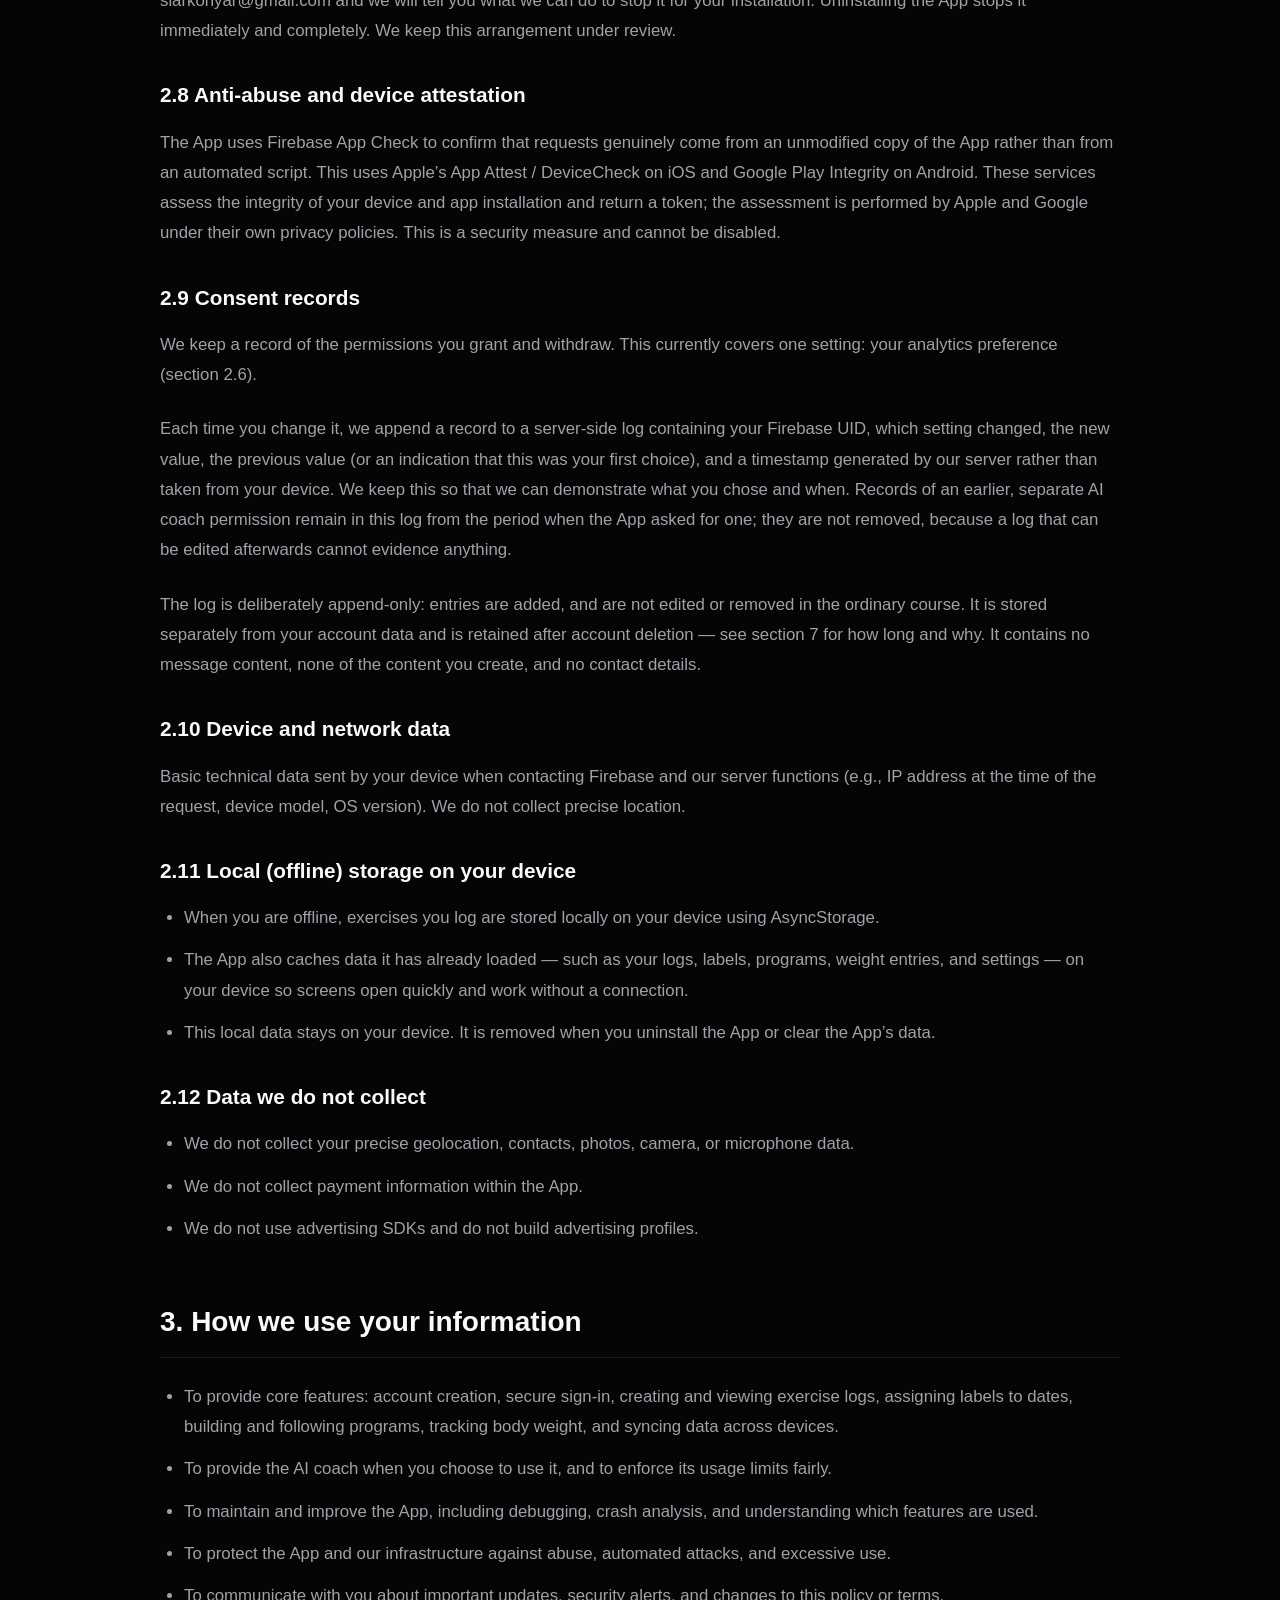
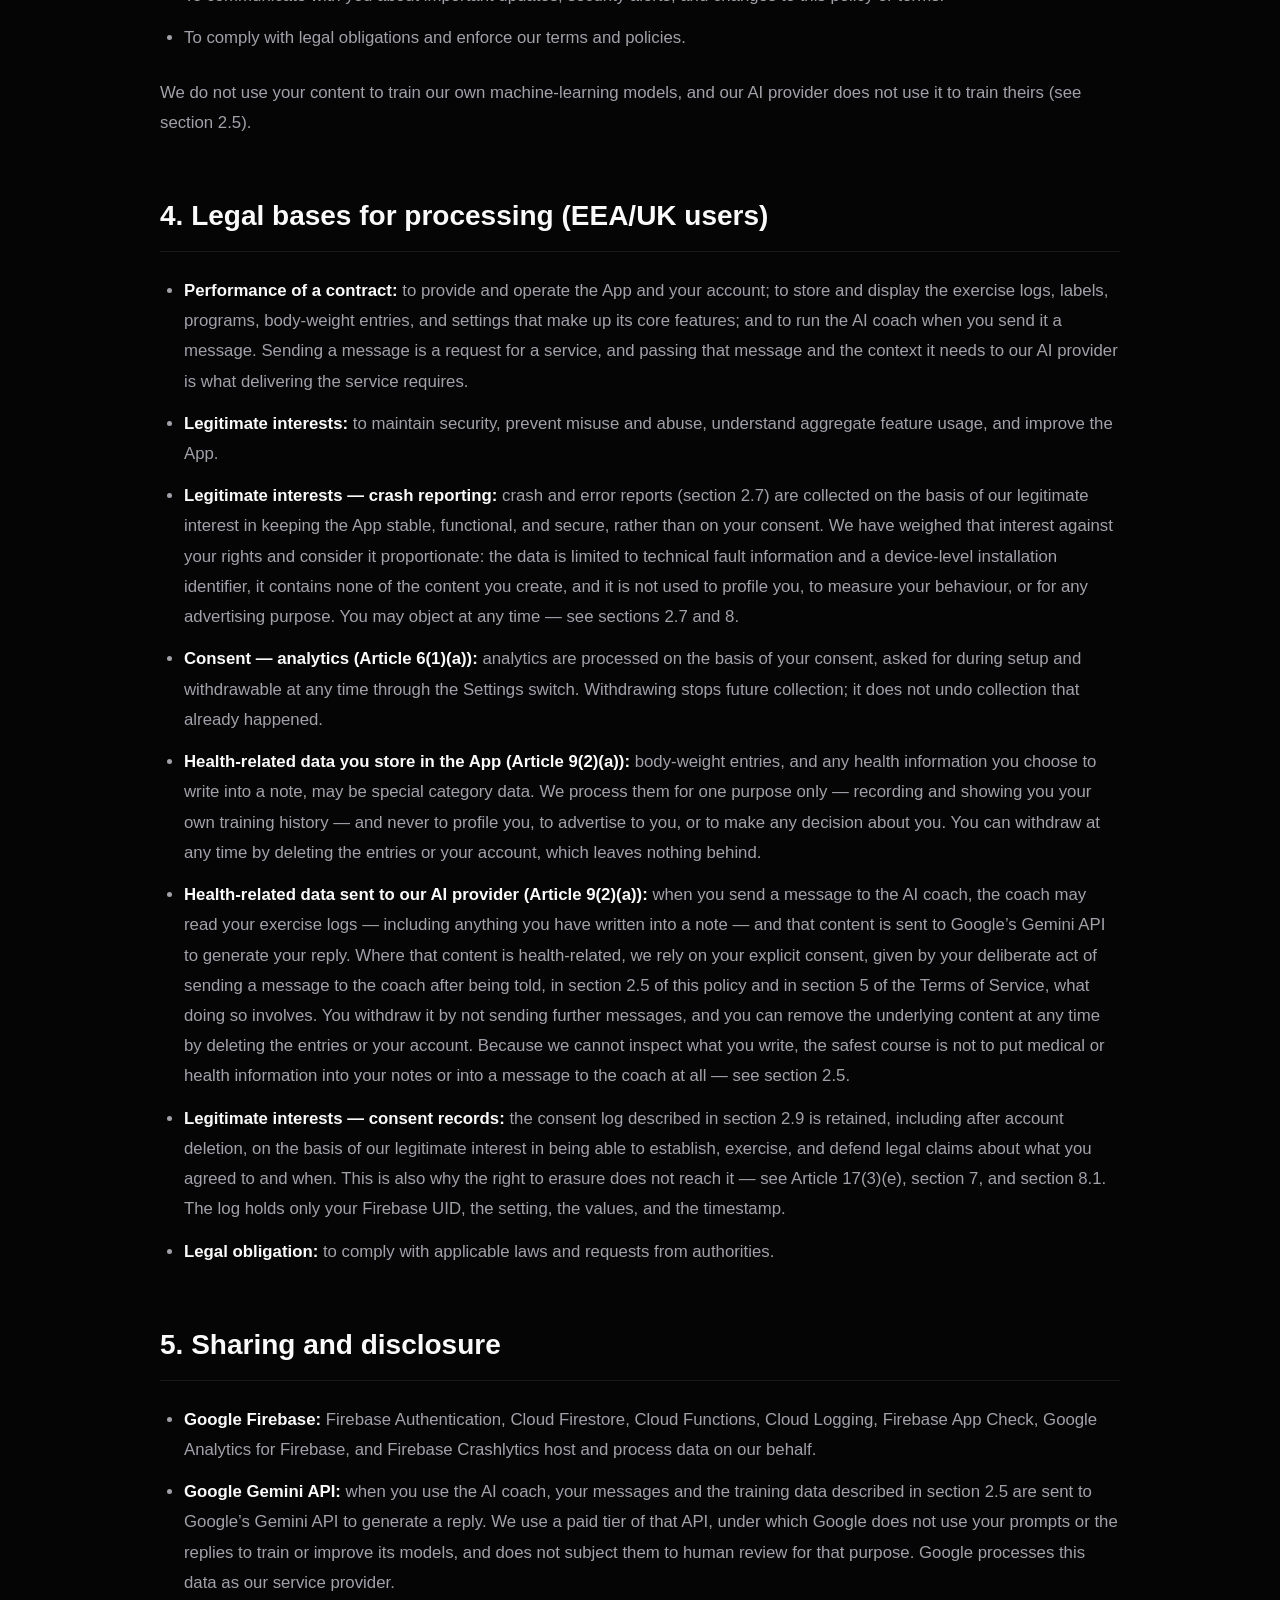
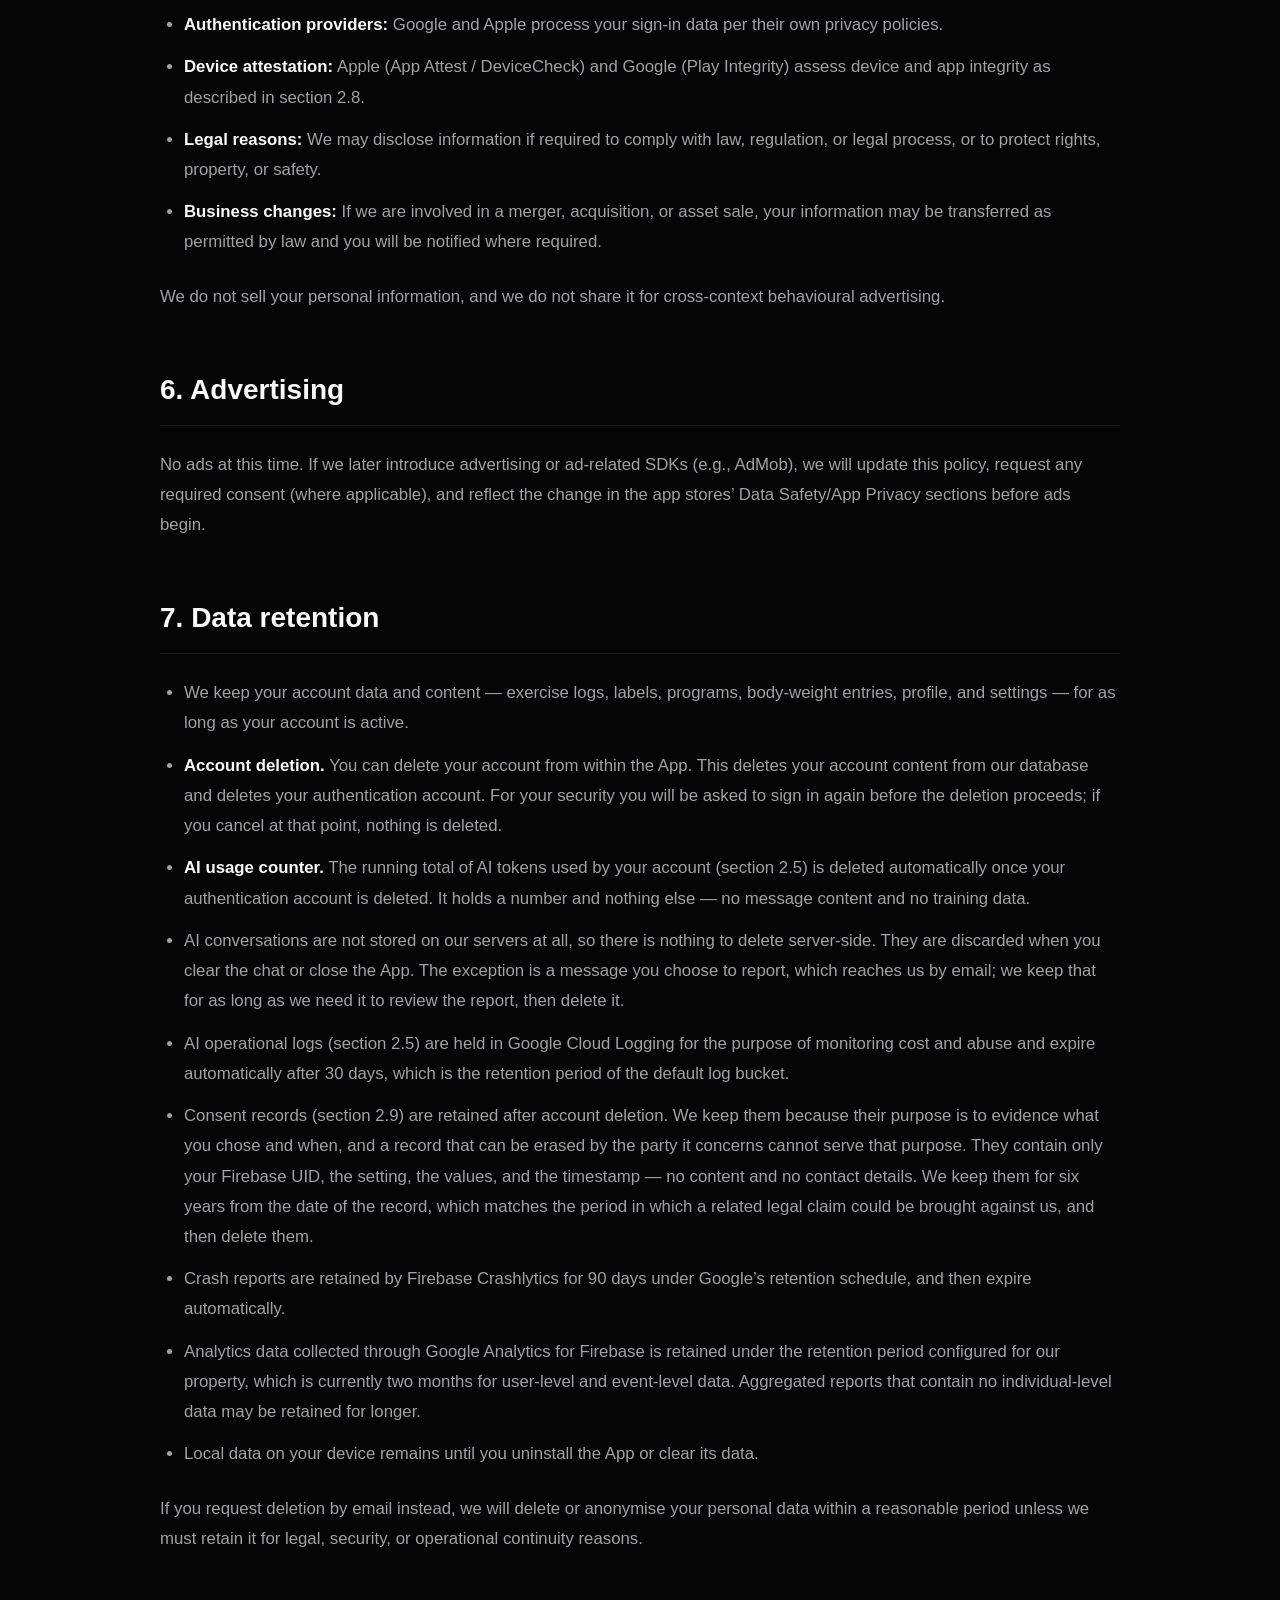
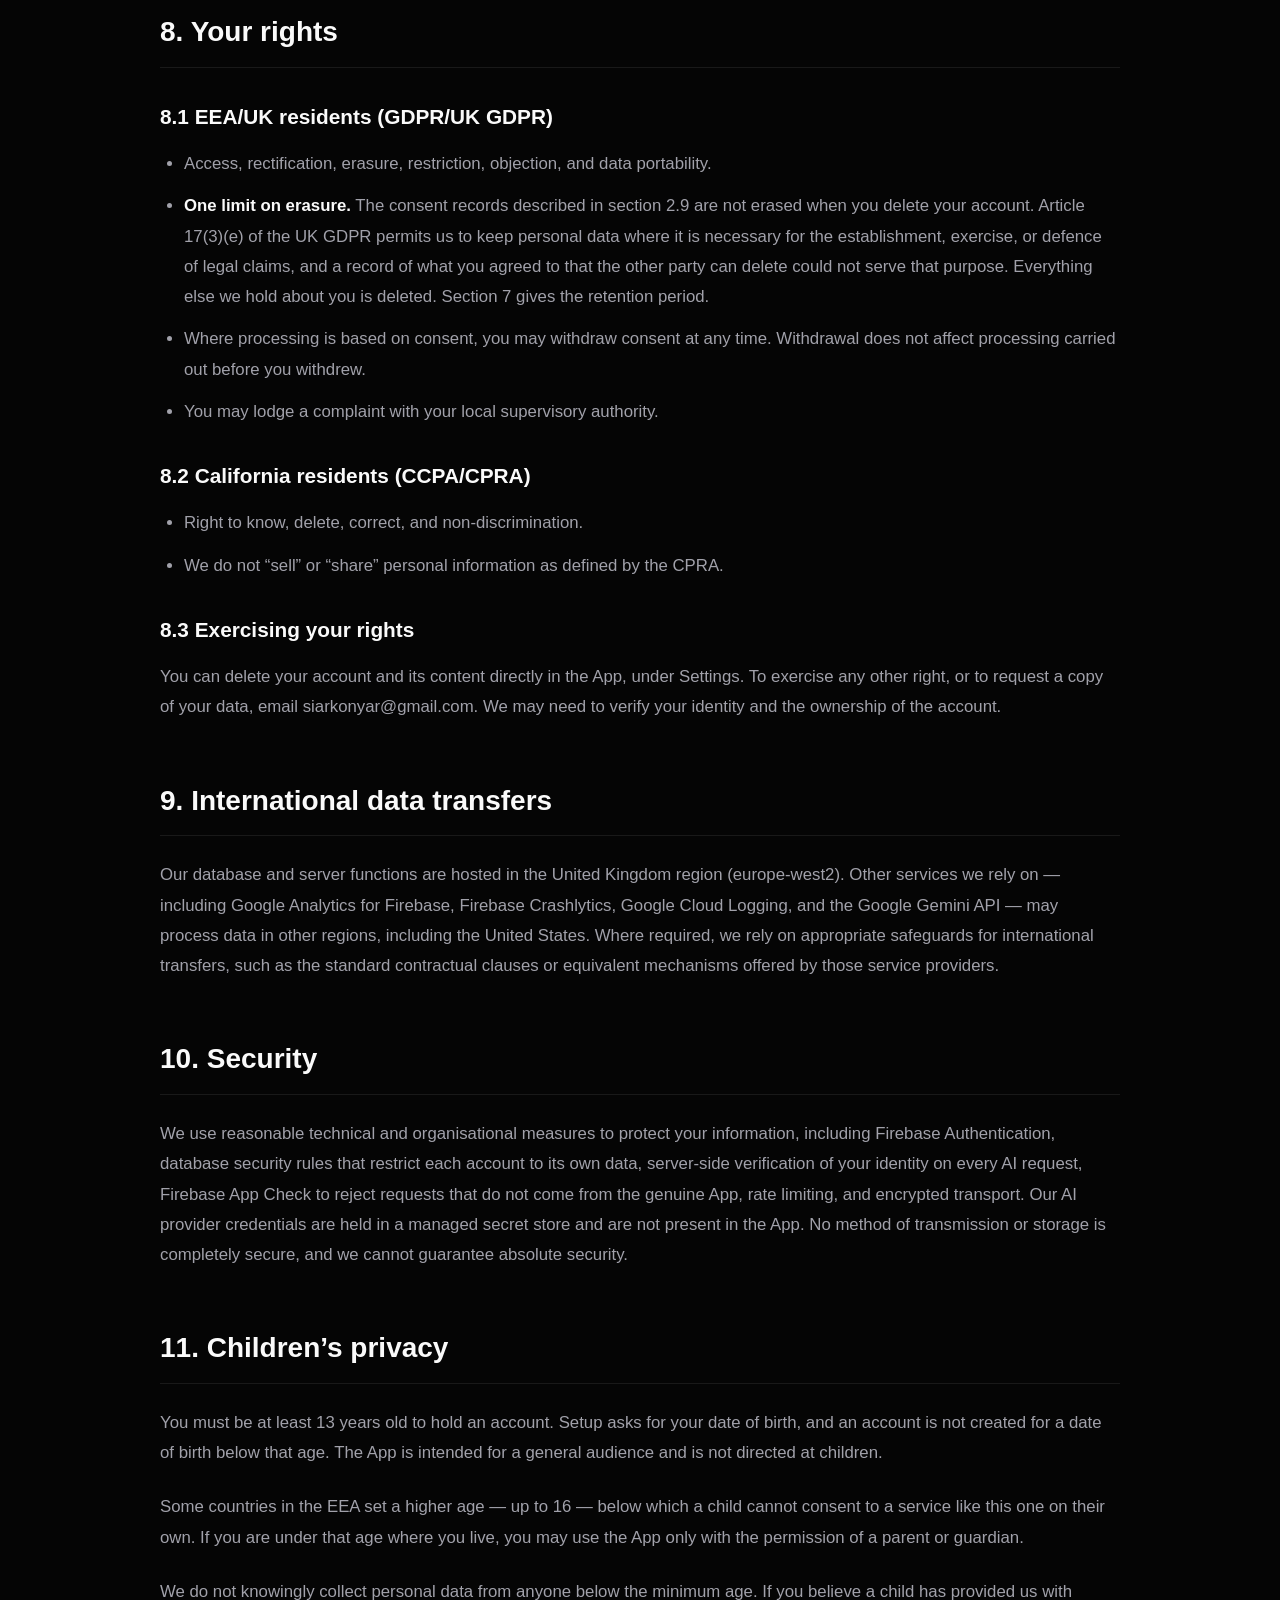
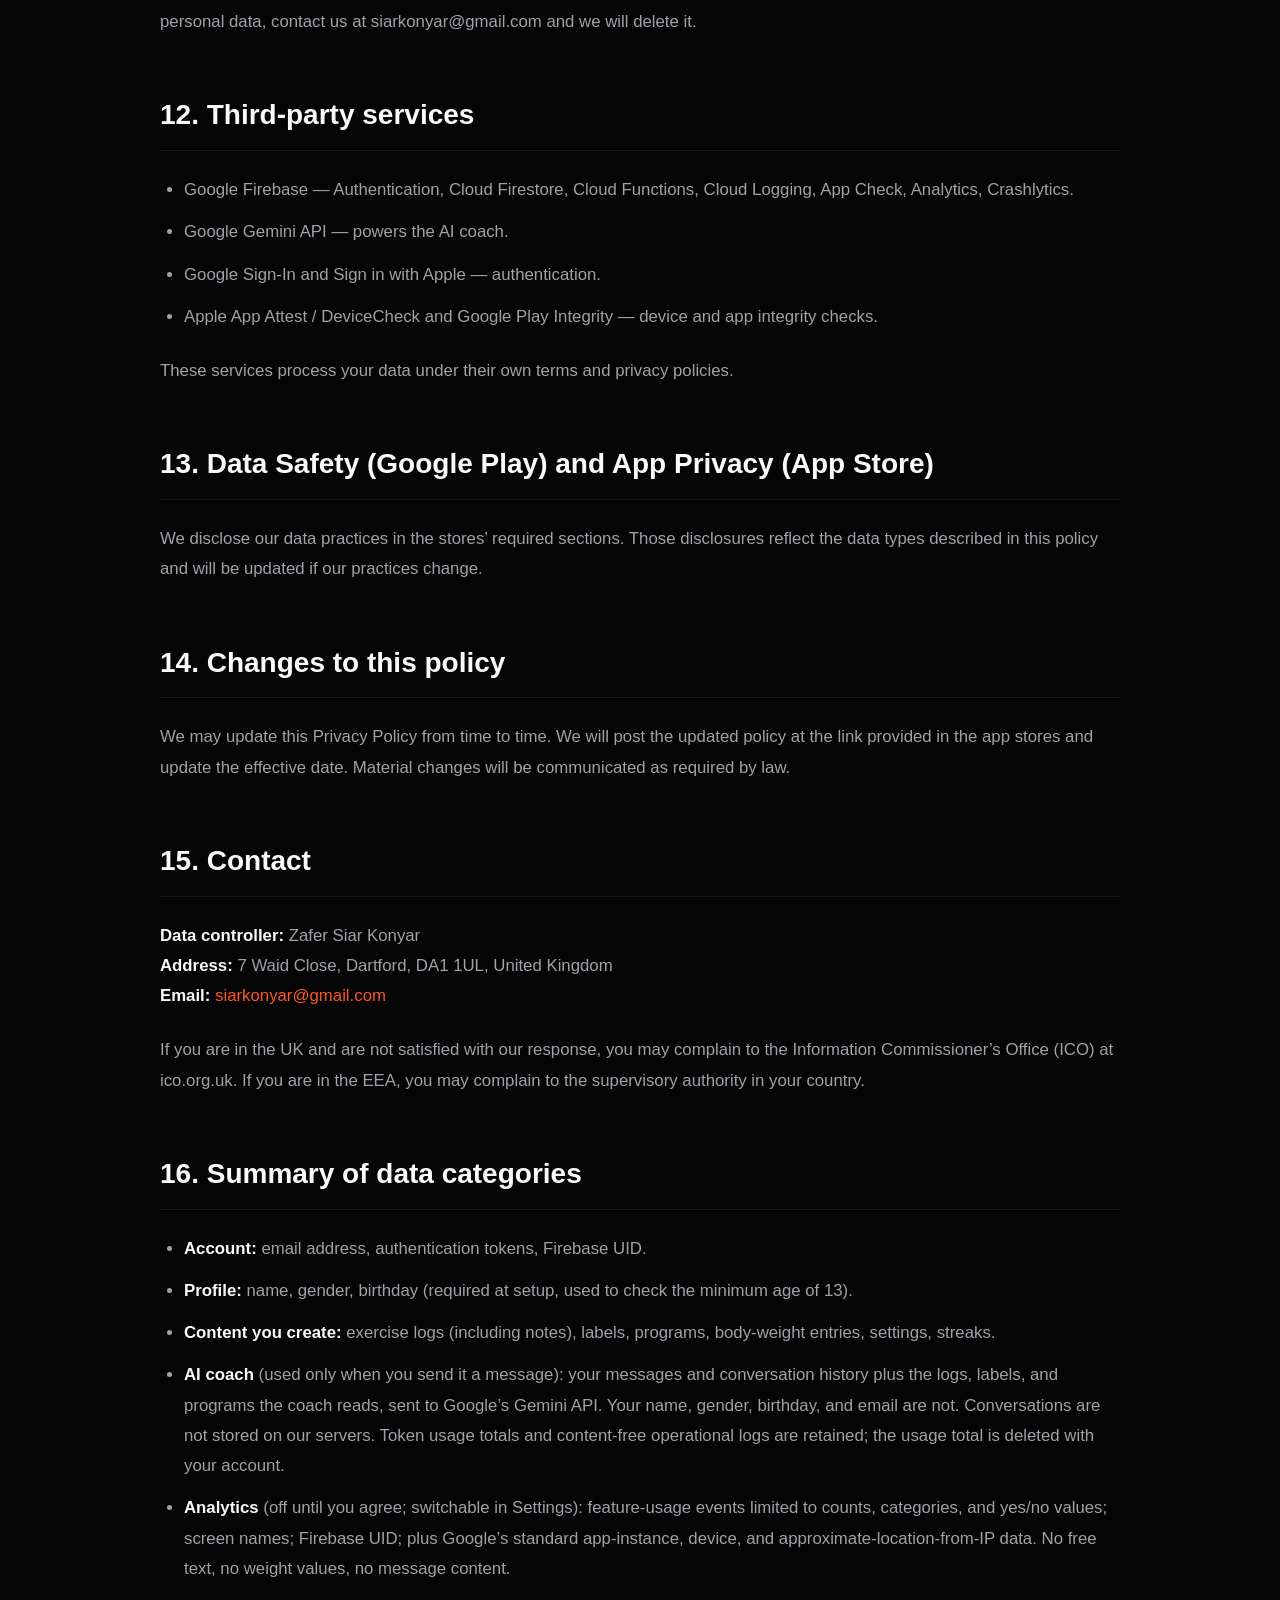
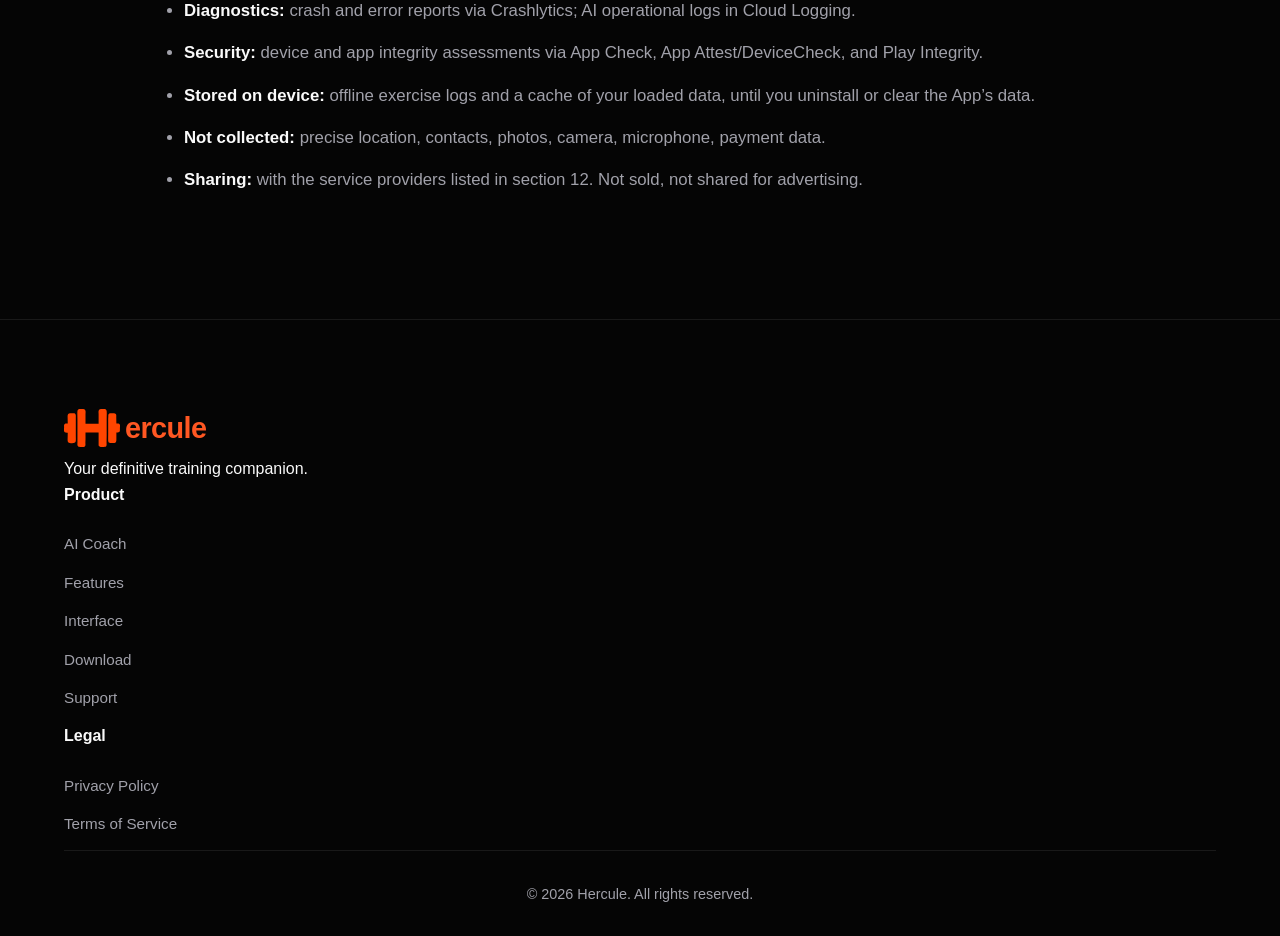
<file: privacy.html>
<!doctype html>
<html lang="en">
  <head>
    <meta charset="UTF-8" />
    <meta name="viewport" content="width=device-width, initial-scale=1.0" />
    <title>Privacy Policy - Hercule</title>
    <link rel="stylesheet" href="styles.css" />
    <style>
      .legal-doc {
        padding: 140px 20px 100px;
        max-width: 1000px;
        margin: 0 auto;
      }
      .legal-doc h1 {
        font-size: 3rem;
        color: var(--primary-orange);
        margin-bottom: 0.5rem;
        letter-spacing: -0.02em;
      }
      .legal-doc .meta {
        color: var(--text-gray);
        margin-bottom: 3rem;
        font-size: 1rem;
        line-height: 1.8;
      }
      .legal-doc h2 {
        font-size: 1.75rem;
        color: var(--text-white);
        margin-top: 3.5rem;
        margin-bottom: 1.5rem;
        border-bottom: 1px solid var(--border-color);
        padding-bottom: 0.75rem;
      }
      .legal-doc h3 {
        font-size: 1.3rem;
        color: var(--text-white);
        margin-top: 2rem;
        margin-bottom: 1rem;
      }
      .legal-doc p {
        color: var(--text-gray);
        margin-bottom: 1.5rem;
        line-height: 1.8;
        font-size: 1.05rem;
      }
      .legal-doc ul {
        color: var(--text-gray);
        margin-bottom: 1.5rem;
        padding-left: 24px;
        line-height: 1.8;
        font-size: 1.05rem;
      }
      .legal-doc li {
        margin-bottom: 0.75rem;
      }
      .legal-doc a {
        color: var(--primary-orange);
        text-decoration: none;
        transition: opacity 0.2s ease;
      }
      .legal-doc a:hover {
        opacity: 0.8;
        text-decoration: underline;
      }
      .legal-doc strong {
        color: var(--text-white);
      }
    </style>
  </head>
  <body>
    <!-- Navigation -->
    <nav class="navbar">
      <div class="container">
        <div class="logo">
          <a href="index.html" style="display: flex; align-items: center; gap: 5px; text-decoration: none;">
            <img src="assets/logo/logo.svg" alt="Hercule Logo" class="logo-icon" />
            <span class="logo-text">ercule</span>
          </a>
        </div>
        <button class="hamburger" aria-label="Toggle menu" aria-expanded="false" aria-controls="navigation-links">
          <span class="hamburger-line"></span>
          <span class="hamburger-line"></span>
          <span class="hamburger-line"></span>
        </button>
        <ul class="nav-links" id="navigation-links">
          <li><a href="index.html#ai-coach">AI Coach</a></li>
          <li><a href="index.html#features">Features</a></li>
          <li><a href="index.html#screenshots">Interface</a></li>
          <li><a href="index.html#download">Download</a></li>
          <li><a href="mailto:siarkonyar@gmail.com?subject=Hercule%20Support" class="nav-support">Support</a></li>
        </ul>
      </div>
    </nav>

    <!-- Content -->
    <main class="legal-doc">
      <h1>Privacy Policy – Hercule – Fitness Chronicle</h1>
      <div class="meta">
        <p><strong>Effective date:</strong> 1 September 2026<br>
        <strong>Previous version:</strong> 17 October 2025</p>
        <p>This Privacy Policy explains how Hercule – fitness chronicle (the “App”) collects, uses, and shares information.</p>
        <p><strong>The data controller is:</strong><br>
        Zafer Siar Konyar (“we”, “us”, or “our”)<br>
        7 Waid Close, Dartford, DA1 1UL, United Kingdom<br>
        <a href="mailto:siarkonyar@gmail.com">siarkonyar@gmail.com</a></p>
        <p>We are established in the United Kingdom. If you have questions about this policy or about how your data is handled, contact us at the address above.</p>
      </div>

      <h2>0. What changed in this version</h2>
      <p>This update reflects the following changes:</p>
      <ul>
        <li><strong>Analytics.</strong> The App now reports app-usage events to Google Analytics for Firebase. We ask before collecting anything, and you can change your answer in Settings. See section 2.6.</li>
        <li><strong>AI coach (beta).</strong> The App now includes an AI assistant. Using it sends your messages, and training data it reads on your behalf, to Google’s Gemini API. See sections 2.5 and 4.</li>
        <li><strong>Profile and programs.</strong> The App now asks for a name, gender, and birthday, and stores workout programs and body-weight entries you create. See sections 2.2 and 2.3.</li>
        <li><strong>Minimum age.</strong> You now have to be at least 13 to open an account, and setup checks the birthday you enter. See section 11.</li>
        <li><strong>Clearer retention periods.</strong> We now state how long diagnostic and analytics data is kept rather than referring to our providers’ schedules. See section 7.</li>
        <li><strong>Controller details.</strong> We now give our full postal address and the route for raising a complaint. See section 15.</li>
      </ul>

      <h2>1. Scope</h2>
      <p>This policy applies to the App on Android and iOS and to any related services that link to this policy.</p>

      <h2>2. What we collect</h2>
      
      <h3>2.1 Account and authentication</h3>
      <ul>
        <li>Account identifiers (e.g., email address) when you sign up or sign in.</li>
        <li>Authentication tokens and basic profile info provided by Google Sign-In and Sign in with Apple (as applicable).</li>
        <li>A Firebase user ID (“UID”), which is the identifier we use internally to associate your data with your account.</li>
      </ul>

      <h3>2.2 Profile information you provide</h3>
      <p>When you first set up the App, we ask for:</p>
      <ul>
        <li><strong>Name</strong> (required to finish setup) — this can be any name you choose and does not have to be your legal name.</li>
        <li><strong>Gender</strong> (required to finish setup) — male, female, non-binary, or “prefer not to say”.</li>
        <li><strong>Birthday</strong> (required to finish setup) — we ask for it to confirm you are old enough to hold an account, and we store it on your account record. Setup will not complete for a date of birth below the minimum age in section 11.</li>
      </ul>
      <p>This information is stored on your account record and is used to personalise the App. It is not sent to the AI coach or to any advertising service.</p>

      <h3>2.3 App content you create</h3>
      <ul>
        <li>Exercise logs you enter (e.g., exercise names, sets, reps, weights, set types, and any notes you write).</li>
        <li>Date labels and their metadata (e.g., emoji/icon, label name, optional description, colour).</li>
        <li>Workout programs you build or accept, including the training days, rest days, exercises, sets, and reps they contain.</li>
        <li>Body-weight entries you record, with their dates and your chosen unit (kg or lbs).</li>
        <li>App settings, such as your preferred unit of measurement, your currently selected program and program day, and your analytics preference.</li>
        <li>Timestamps and usage metadata (e.g., when an item was created or updated), and streak information derived from your logging activity.</li>
      </ul>
      <p>Some of this — body weight in particular, and information you choose to write into notes — may be considered health-related data. We treat it accordingly: see section 4.</p>

      <h3>2.4 Data we hold about your use of the AI coach</h3>
      <p>Covered in detail in section 2.5. In summary, we retain a running count of AI tokens you have used (to enforce usage limits) and server-side operational logs of each AI request. We do not store the content of your AI conversations.</p>

      <h3>2.5 The AI coach (beta)</h3>
      <p>The AI coach is an optional feature of the App. Nothing in this section happens unless you open the AI tab and send a message: the App does not contact our AI provider in the background, and it never sends anything on its own initiative. If you do not use the coach, none of the processing described here takes place.</p>
      <p>Sending a message is what starts it. Each message you send is a deliberate act on your part, and it is that act — made knowing what this policy and our Terms of Service tell you — that we treat as your agreement to the processing described here. This section is the notice: it is where we set out what leaves your device, and we ask you to read it before you use the coach. You can stop at any time by not sending further messages. Stopping does not undo requests already made, and it does not by itself remove the token-usage total or the operational logs described below.</p>
      
      <p><strong>What is sent when you send a message.</strong> When you send a message to the coach, the following leaves your device and is processed by our server and by Google’s Gemini API:</p>
      <ul>
        <li>The text of the message you typed.</li>
        <li>The earlier messages in that same conversation, so the coach can follow the thread.</li>
        <li>Today’s date on your device, and your unit and rep-format preferences.</li>
      </ul>
      
      <p><strong>What the coach can read on your behalf.</strong> To answer questions about your training, the coach can request your own data from our database. It can read:</p>
      <ul>
        <li>Your exercise logs for a date range it asks for, including exercise names, sets, reps, weights, and notes (limited to a maximum range of 366 days and a capped number of entries per request).</li>
        <li>Your labels, including their names and descriptions.</li>
        <li>Your saved workout programs.</li>
      </ul>
      <p>Anything the coach reads this way is included in what is sent to Google’s Gemini API in order to generate a reply. The coach can only ever read your own data: the account it reads from is taken from your verified sign-in session on the server, never from anything the AI model itself produces.</p>

      <p><strong>How Google handles it.</strong> We use a paid tier of the Gemini API. Under its terms, Google does not use your prompts or the coach’s replies to train or improve its models, and does not have them reviewed by humans for that purpose. They are processed to generate your reply and for Google’s own limited abuse-monitoring and legal obligations.</p>
      <p><strong>What the coach is not given.</strong> Your name, gender, birthday, and email address are not sent to the AI coach or to Google’s Gemini API.</p>
      <p><strong>What we store.</strong> Your conversation with the coach is held in the App while you are using it and is not saved to our database. Closing or clearing the chat discards it. A program the coach proposes is only saved if you explicitly accept it.</p>
      <p><strong>Operational logs.</strong> For each AI request we write a server log entry containing your Firebase UID, whether the request succeeded, your usage tier, the model used, the reasoning level requested of it, token counts (total, input, output, and reasoning), response time, how many characters your message contained, how many messages were in the conversation, which internal tools were called and how many times, whether the reply contained a proposed program, and whether a fallback reply was substituted because the model produced no text. The content of your message is never recorded in these logs — only its length.</p>
      <p><strong>Usage limits.</strong> We store a running total of the AI tokens used by your account, so we can apply the usage limit shown in the chat. We also apply rate limiting to prevent abuse.</p>
      <p><strong>What the coach will not discuss.</strong> The coach is limited to training, technique, and programming. It is instructed to decline questions about injuries, pain, and medical issues and to refer you to a doctor or physiotherapist, and to decline questions about nutrition, diet, calories, and supplements and to refer you to a dietitian or doctor. Please treat those limits as real: do not use the coach for health decisions.</p>
      <p>Please do not put health information into the App. This matters more than it may look. Anything you type into an exercise note can be read by the coach and sent to Google’s Gemini API along with your message, and we have no way to detect that a note contains medical information rather than training information — to us and to our systems, it is all just text you wrote. Keep injuries, symptoms, diagnoses, medication, and anything else about your health out of your notes and out of the chat. If you have already written something of that kind into a note, you can edit or delete that entry at any time.</p>
      <p><strong>Reporting an answer.</strong> If the coach produces an answer that is offensive, unsafe, or otherwise inappropriate, a “Report” option under that answer opens your own mail app with the flagged message, and the message you sent that prompted it, already filled in and addressed to us. Nothing is sent unless you choose to send that email yourself. Once you do, that content reaches our inbox like any other email you send us, and is kept for as long as we need it to review the report and improve the coach, then deleted.</p>
      <p><strong>Please note.</strong> You are interacting with an artificial intelligence system, not a person. The AI coach is in beta and can be wrong. It is not a medical professional and it is not a qualified trainer, and nothing it says is medical, diagnostic, nutritional, or professional advice. Its refusals above are instructions given to a language model, not a guarantee about every answer it will ever produce — so if it does respond to a health or nutrition question, that answer carries no more authority than the rest and should not be relied on. Consult a qualified professional for anything concerning your health. No decision with legal or similarly significant effects is made about you by automated means.</p>

      <h3>2.6 Analytics</h3>
      <p>We use Google Analytics for Firebase to understand how the App is used so we can improve it.</p>
      <p><strong>We ask first, and you can change your mind.</strong> Analytics are off until you agree to them. When you finish setting up your account the App asks whether you are willing to share usage data, and nothing is collected unless you choose “Allow”. Declining costs you nothing — every feature works either way. Whatever you choose, there is an analytics switch in the App’s Settings screen that you can move at any time; turning it off stops collection, including the automatic events described below. Users who set up the App before this question existed have analytics switched off until they turn it on in Settings.</p>
      <p><strong>What we report.</strong> Analytics events are limited to counts, fixed categories, and yes/no values. We record events for:</p>
      <ul>
        <li>AI coach: a message was sent (where it was sent from, how many characters it contained, how many messages were in the conversation); a reply was received (response time, whether it included a program, what percentage of your allowance is used); a reply failed (the reason); a message could not be sent because one was already in flight or your allowance was spent; the chat was cleared (number of messages); a suggestion was tapped; a proposed program was accepted, regenerated, or failed to save.</li>
        <li>Account: sign-in and sign-up (whether Google or Apple), sign-out, account deletion started, account deleted.</li>
        <li>Exercises: an exercise was logged (unit, number of sets, whether online or offline), edited, or deleted.</li>
        <li>Programs and labels: a program was created (number of days, whether manual or AI-generated), selected, edited, or deleted; a label was created or assigned.</li>
        <li>Body weight: a weight was logged, and the unit used. The weight value itself is not reported.</li>
        <li>Other: offline mode was entered; a setting was changed (which setting, and its new on/off or category value).</li>
        <li>Screen views: the name of the screen you navigated to, e.g. /(tabs)/calendar.</li>
      </ul>
      <p><strong>What is never reported to analytics.</strong> By design, no analytics event contains the text of an AI message, an exercise name, a label name or description, a note, a body-weight value, your name, your email address, or any other free text you have written.</p>
      <p><strong>Identifiers and automatic data.</strong> Your Firebase UID is attached to analytics events so that activity can be grouped per account; it is cleared when you sign out. Google Analytics for Firebase additionally collects its own standard data, which typically includes an app instance identifier, device model, operating system version, app version, language, and an approximate location (such as country or region) derived from your IP address. It also generates automatic events such as first open, app open, and session start. We do not collect precise or GPS location.</p>

      <h3>2.7 Crash reporting</h3>
      <p>The App includes Firebase Crashlytics, which collects crash and error reports so we can find and fix the faults that would otherwise keep breaking the App. A crash report typically includes device model, operating system version, app version, the state of the app at the moment of the crash, and a Crashlytics installation identifier, which is stored on your device so that reports from the same installation can be grouped together. We do not deliberately attach your logs, labels, messages, or profile information to crash reports: a crash report does not contain an exercise name, a label, a note, a body-weight value, or anything you typed to the AI coach.</p>
      <p><strong>How this differs from analytics.</strong> Crash reporting starts with the App and is not governed by the analytics switch in section 2.6 — turning analytics off does not stop it. The two are separated deliberately: analytics measures how the App is used and is therefore asked for and switchable, whereas crash reporting records only that something broke and what the App was doing at the time. We rely on our legitimate interest in keeping the App stable and secure as the basis for it (see section 4). It reports faults, not behaviour, and we do not use it to build any picture of how you use the App.</p>
      <p><strong>If you would rather we did not.</strong> You have the right to object to processing based on our legitimate interests. Email siarkonyar@gmail.com and we will tell you what we can do to stop it for your installation. Uninstalling the App stops it immediately and completely. We keep this arrangement under review.</p>

      <h3>2.8 Anti-abuse and device attestation</h3>
      <p>The App uses Firebase App Check to confirm that requests genuinely come from an unmodified copy of the App rather than from an automated script. This uses Apple’s App Attest / DeviceCheck on iOS and Google Play Integrity on Android. These services assess the integrity of your device and app installation and return a token; the assessment is performed by Apple and Google under their own privacy policies. This is a security measure and cannot be disabled.</p>

      <h3>2.9 Consent records</h3>
      <p>We keep a record of the permissions you grant and withdraw. This currently covers one setting: your analytics preference (section 2.6).</p>
      <p>Each time you change it, we append a record to a server-side log containing your Firebase UID, which setting changed, the new value, the previous value (or an indication that this was your first choice), and a timestamp generated by our server rather than taken from your device. We keep this so that we can demonstrate what you chose and when. Records of an earlier, separate AI coach permission remain in this log from the period when the App asked for one; they are not removed, because a log that can be edited afterwards cannot evidence anything.</p>
      <p>The log is deliberately append-only: entries are added, and are not edited or removed in the ordinary course. It is stored separately from your account data and is retained after account deletion — see section 7 for how long and why. It contains no message content, none of the content you create, and no contact details.</p>

      <h3>2.10 Device and network data</h3>
      <p>Basic technical data sent by your device when contacting Firebase and our server functions (e.g., IP address at the time of the request, device model, OS version). We do not collect precise location.</p>
      
      <h3>2.11 Local (offline) storage on your device</h3>
      <ul>
        <li>When you are offline, exercises you log are stored locally on your device using AsyncStorage.</li>
        <li>The App also caches data it has already loaded — such as your logs, labels, programs, weight entries, and settings — on your device so screens open quickly and work without a connection.</li>
        <li>This local data stays on your device. It is removed when you uninstall the App or clear the App’s data.</li>
      </ul>

      <h3>2.12 Data we do not collect</h3>
      <ul>
        <li>We do not collect your precise geolocation, contacts, photos, camera, or microphone data.</li>
        <li>We do not collect payment information within the App.</li>
        <li>We do not use advertising SDKs and do not build advertising profiles.</li>
      </ul>

      <h2>3. How we use your information</h2>
      <ul>
        <li>To provide core features: account creation, secure sign-in, creating and viewing exercise logs, assigning labels to dates, building and following programs, tracking body weight, and syncing data across devices.</li>
        <li>To provide the AI coach when you choose to use it, and to enforce its usage limits fairly.</li>
        <li>To maintain and improve the App, including debugging, crash analysis, and understanding which features are used.</li>
        <li>To protect the App and our infrastructure against abuse, automated attacks, and excessive use.</li>
        <li>To communicate with you about important updates, security alerts, and changes to this policy or terms.</li>
        <li>To comply with legal obligations and enforce our terms and policies.</li>
      </ul>
      <p>We do not use your content to train our own machine-learning models, and our AI provider does not use it to train theirs (see section 2.5).</p>

      <h2>4. Legal bases for processing (EEA/UK users)</h2>
      <ul>
        <li><strong>Performance of a contract:</strong> to provide and operate the App and your account; to store and display the exercise logs, labels, programs, body-weight entries, and settings that make up its core features; and to run the AI coach when you send it a message. Sending a message is a request for a service, and passing that message and the context it needs to our AI provider is what delivering the service requires.</li>
        <li><strong>Legitimate interests:</strong> to maintain security, prevent misuse and abuse, understand aggregate feature usage, and improve the App.</li>
        <li><strong>Legitimate interests — crash reporting:</strong> crash and error reports (section 2.7) are collected on the basis of our legitimate interest in keeping the App stable, functional, and secure, rather than on your consent. We have weighed that interest against your rights and consider it proportionate: the data is limited to technical fault information and a device-level installation identifier, it contains none of the content you create, and it is not used to profile you, to measure your behaviour, or for any advertising purpose. You may object at any time — see sections 2.7 and 8.</li>
        <li><strong>Consent — analytics (Article 6(1)(a)):</strong> analytics are processed on the basis of your consent, asked for during setup and withdrawable at any time through the Settings switch. Withdrawing stops future collection; it does not undo collection that already happened.</li>
        <li><strong>Health-related data you store in the App (Article 9(2)(a)):</strong> body-weight entries, and any health information you choose to write into a note, may be special category data. We process them for one purpose only — recording and showing you your own training history — and never to profile you, to advertise to you, or to make any decision about you. You can withdraw at any time by deleting the entries or your account, which leaves nothing behind.</li>
        <li><strong>Health-related data sent to our AI provider (Article 9(2)(a)):</strong> when you send a message to the AI coach, the coach may read your exercise logs — including anything you have written into a note — and that content is sent to Google’s Gemini API to generate your reply. Where that content is health-related, we rely on your explicit consent, given by your deliberate act of sending a message to the coach after being told, in section 2.5 of this policy and in section 5 of the Terms of Service, what doing so involves. You withdraw it by not sending further messages, and you can remove the underlying content at any time by deleting the entries or your account. Because we cannot inspect what you write, the safest course is not to put medical or health information into your notes or into a message to the coach at all — see section 2.5.</li>
        <li><strong>Legitimate interests — consent records:</strong> the consent log described in section 2.9 is retained, including after account deletion, on the basis of our legitimate interest in being able to establish, exercise, and defend legal claims about what you agreed to and when. This is also why the right to erasure does not reach it — see Article 17(3)(e), section 7, and section 8.1. The log holds only your Firebase UID, the setting, the values, and the timestamp.</li>
        <li><strong>Legal obligation:</strong> to comply with applicable laws and requests from authorities.</li>
      </ul>

      <h2>5. Sharing and disclosure</h2>
      <ul>
        <li><strong>Google Firebase:</strong> Firebase Authentication, Cloud Firestore, Cloud Functions, Cloud Logging, Firebase App Check, Google Analytics for Firebase, and Firebase Crashlytics host and process data on our behalf.</li>
        <li><strong>Google Gemini API:</strong> when you use the AI coach, your messages and the training data described in section 2.5 are sent to Google’s Gemini API to generate a reply. We use a paid tier of that API, under which Google does not use your prompts or the replies to train or improve its models, and does not subject them to human review for that purpose. Google processes this data as our service provider.</li>
        <li><strong>Authentication providers:</strong> Google and Apple process your sign-in data per their own privacy policies.</li>
        <li><strong>Device attestation:</strong> Apple (App Attest / DeviceCheck) and Google (Play Integrity) assess device and app integrity as described in section 2.8.</li>
        <li><strong>Legal reasons:</strong> We may disclose information if required to comply with law, regulation, or legal process, or to protect rights, property, or safety.</li>
        <li><strong>Business changes:</strong> If we are involved in a merger, acquisition, or asset sale, your information may be transferred as permitted by law and you will be notified where required.</li>
      </ul>
      <p>We do not sell your personal information, and we do not share it for cross-context behavioural advertising.</p>

      <h2>6. Advertising</h2>
      <p>No ads at this time. If we later introduce advertising or ad-related SDKs (e.g., AdMob), we will update this policy, request any required consent (where applicable), and reflect the change in the app stores’ Data Safety/App Privacy sections before ads begin.</p>

      <h2>7. Data retention</h2>
      <ul>
        <li>We keep your account data and content — exercise logs, labels, programs, body-weight entries, profile, and settings — for as long as your account is active.</li>
        <li><strong>Account deletion.</strong> You can delete your account from within the App. This deletes your account content from our database and deletes your authentication account. For your security you will be asked to sign in again before the deletion proceeds; if you cancel at that point, nothing is deleted.</li>
        <li><strong>AI usage counter.</strong> The running total of AI tokens used by your account (section 2.5) is deleted automatically once your authentication account is deleted. It holds a number and nothing else — no message content and no training data.</li>
        <li>AI conversations are not stored on our servers at all, so there is nothing to delete server-side. They are discarded when you clear the chat or close the App. The exception is a message you choose to report, which reaches us by email; we keep that for as long as we need it to review the report, then delete it.</li>
        <li>AI operational logs (section 2.5) are held in Google Cloud Logging for the purpose of monitoring cost and abuse and expire automatically after 30 days, which is the retention period of the default log bucket.</li>
        <li>Consent records (section 2.9) are retained after account deletion. We keep them because their purpose is to evidence what you chose and when, and a record that can be erased by the party it concerns cannot serve that purpose. They contain only your Firebase UID, the setting, the values, and the timestamp — no content and no contact details. We keep them for six years from the date of the record, which matches the period in which a related legal claim could be brought against us, and then delete them.</li>
        <li>Crash reports are retained by Firebase Crashlytics for 90 days under Google’s retention schedule, and then expire automatically.</li>
        <li>Analytics data collected through Google Analytics for Firebase is retained under the retention period configured for our property, which is currently two months for user-level and event-level data. Aggregated reports that contain no individual-level data may be retained for longer.</li>
        <li>Local data on your device remains until you uninstall the App or clear its data.</li>
      </ul>
      <p>If you request deletion by email instead, we will delete or anonymise your personal data within a reasonable period unless we must retain it for legal, security, or operational continuity reasons.</p>

      <h2>8. Your rights</h2>
      <h3>8.1 EEA/UK residents (GDPR/UK GDPR)</h3>
      <ul>
        <li>Access, rectification, erasure, restriction, objection, and data portability.</li>
        <li><strong>One limit on erasure.</strong> The consent records described in section 2.9 are not erased when you delete your account. Article 17(3)(e) of the UK GDPR permits us to keep personal data where it is necessary for the establishment, exercise, or defence of legal claims, and a record of what you agreed to that the other party can delete could not serve that purpose. Everything else we hold about you is deleted. Section 7 gives the retention period.</li>
        <li>Where processing is based on consent, you may withdraw consent at any time. Withdrawal does not affect processing carried out before you withdrew.</li>
        <li>You may lodge a complaint with your local supervisory authority.</li>
      </ul>

      <h3>8.2 California residents (CCPA/CPRA)</h3>
      <ul>
        <li>Right to know, delete, correct, and non-discrimination.</li>
        <li>We do not “sell” or “share” personal information as defined by the CPRA.</li>
      </ul>

      <h3>8.3 Exercising your rights</h3>
      <p>You can delete your account and its content directly in the App, under Settings. To exercise any other right, or to request a copy of your data, email siarkonyar@gmail.com. We may need to verify your identity and the ownership of the account.</p>

      <h2>9. International data transfers</h2>
      <p>Our database and server functions are hosted in the United Kingdom region (europe-west2). Other services we rely on — including Google Analytics for Firebase, Firebase Crashlytics, Google Cloud Logging, and the Google Gemini API — may process data in other regions, including the United States. Where required, we rely on appropriate safeguards for international transfers, such as the standard contractual clauses or equivalent mechanisms offered by those service providers.</p>

      <h2>10. Security</h2>
      <p>We use reasonable technical and organisational measures to protect your information, including Firebase Authentication, database security rules that restrict each account to its own data, server-side verification of your identity on every AI request, Firebase App Check to reject requests that do not come from the genuine App, rate limiting, and encrypted transport. Our AI provider credentials are held in a managed secret store and are not present in the App. No method of transmission or storage is completely secure, and we cannot guarantee absolute security.</p>

      <h2>11. Children’s privacy</h2>
      <p>You must be at least 13 years old to hold an account. Setup asks for your date of birth, and an account is not created for a date of birth below that age. The App is intended for a general audience and is not directed at children.</p>
      <p>Some countries in the EEA set a higher age — up to 16 — below which a child cannot consent to a service like this one on their own. If you are under that age where you live, you may use the App only with the permission of a parent or guardian.</p>
      <p>We do not knowingly collect personal data from anyone below the minimum age. If you believe a child has provided us with personal data, contact us at siarkonyar@gmail.com and we will delete it.</p>

      <h2>12. Third-party services</h2>
      <ul>
        <li>Google Firebase — Authentication, Cloud Firestore, Cloud Functions, Cloud Logging, App Check, Analytics, Crashlytics.</li>
        <li>Google Gemini API — powers the AI coach.</li>
        <li>Google Sign-In and Sign in with Apple — authentication.</li>
        <li>Apple App Attest / DeviceCheck and Google Play Integrity — device and app integrity checks.</li>
      </ul>
      <p>These services process your data under their own terms and privacy policies.</p>

      <h2>13. Data Safety (Google Play) and App Privacy (App Store)</h2>
      <p>We disclose our data practices in the stores’ required sections. Those disclosures reflect the data types described in this policy and will be updated if our practices change.</p>

      <h2>14. Changes to this policy</h2>
      <p>We may update this Privacy Policy from time to time. We will post the updated policy at the link provided in the app stores and update the effective date. Material changes will be communicated as required by law.</p>

      <h2>15. Contact</h2>
      <p><strong>Data controller:</strong> Zafer Siar Konyar<br>
      <strong>Address:</strong> 7 Waid Close, Dartford, DA1 1UL, United Kingdom<br>
      <strong>Email:</strong> <a href="mailto:siarkonyar@gmail.com">siarkonyar@gmail.com</a></p>
      <p>If you are in the UK and are not satisfied with our response, you may complain to the Information Commissioner’s Office (ICO) at ico.org.uk. If you are in the EEA, you may complain to the supervisory authority in your country.</p>

      <h2>16. Summary of data categories</h2>
      <ul>
        <li><strong>Account:</strong> email address, authentication tokens, Firebase UID.</li>
        <li><strong>Profile:</strong> name, gender, birthday (required at setup, used to check the minimum age of 13).</li>
        <li><strong>Content you create:</strong> exercise logs (including notes), labels, programs, body-weight entries, settings, streaks.</li>
        <li><strong>AI coach</strong> (used only when you send it a message): your messages and conversation history plus the logs, labels, and programs the coach reads, sent to Google’s Gemini API. Your name, gender, birthday, and email are not. Conversations are not stored on our servers. Token usage totals and content-free operational logs are retained; the usage total is deleted with your account.</li>
        <li><strong>Analytics</strong> (off until you agree; switchable in Settings): feature-usage events limited to counts, categories, and yes/no values; screen names; Firebase UID; plus Google’s standard app-instance, device, and approximate-location-from-IP data. No free text, no weight values, no message content.</li>
        <li><strong>Diagnostics:</strong> crash and error reports via Crashlytics; AI operational logs in Cloud Logging.</li>
        <li><strong>Security:</strong> device and app integrity assessments via App Check, App Attest/DeviceCheck, and Play Integrity.</li>
        <li><strong>Stored on device:</strong> offline exercise logs and a cache of your loaded data, until you uninstall or clear the App’s data.</li>
        <li><strong>Not collected:</strong> precise location, contacts, photos, camera, microphone, payment data.</li>
        <li><strong>Sharing:</strong> with the service providers listed in section 12. Not sold, not shared for advertising.</li>
      </ul>
    </main>

    <!-- Footer -->
    <footer class="footer">
      <div class="container">
        <div class="footer-content">
          <div class="footer-brand">
            <div class="logo">
              <img src="assets/logo/logo.svg" alt="Hercule Logo" class="logo-icon" />
              <span class="logo-text">ercule</span>
            </div>
            <p>Your definitive training companion.</p>
          </div>
          <div class="footer-links">
            <div class="footer-column">
              <h4>Product</h4>
              <ul>
                <li><a href="index.html#ai-coach">AI Coach</a></li>
                <li><a href="index.html#features">Features</a></li>
                <li><a href="index.html#screenshots">Interface</a></li>
                <li><a href="index.html#download">Download</a></li>
                <li><a href="mailto:siarkonyar@gmail.com?subject=Hercule%20Support">Support</a></li>
              </ul>
            </div>
            <div class="footer-column">
              <h4>Legal</h4>
              <ul>
                <li><a href="privacy.html">Privacy Policy</a></li>
                <li><a href="tos.html">Terms of Service</a></li>
              </ul>
            </div>
          </div>
        </div>
        <div class="footer-bottom">
          <p>&copy; 2026 Hercule. All rights reserved.</p>
        </div>
      </div>
    </footer>

    <script>
      // Header Hide/Show on Scroll Logic
      const navbar = document.querySelector(".navbar");
      let lastScrollY = window.scrollY;

      window.addEventListener("scroll", () => {
        if (window.scrollY > lastScrollY && window.scrollY > 80) {
          navbar.classList.add("navbar-hidden");
        } else {
          navbar.classList.remove("navbar-hidden");
        }
        lastScrollY = window.scrollY;
      });

      // Mobile menu toggle
      const hamburger = document.querySelector(".hamburger");
      const navLinks = document.querySelector(".nav-links");
      const body = document.body;

      const closeMenu = () => {
        hamburger.classList.remove("active");
        navLinks.classList.remove("active");
        hamburger.setAttribute("aria-expanded", "false");
        body.style.overflow = '';
      };

      hamburger.addEventListener("click", () => {
        const isOpen = hamburger.classList.toggle("active");
        navLinks.classList.toggle("active", isOpen);
        hamburger.setAttribute("aria-expanded", String(isOpen));
        body.style.overflow = isOpen ? 'hidden' : '';
      });

      document.addEventListener("click", (e) => {
        if (!hamburger.contains(e.target) && !navLinks.contains(e.target)) {
          closeMenu();
        }
      });
    </script>
  </body>
</html>
</file>
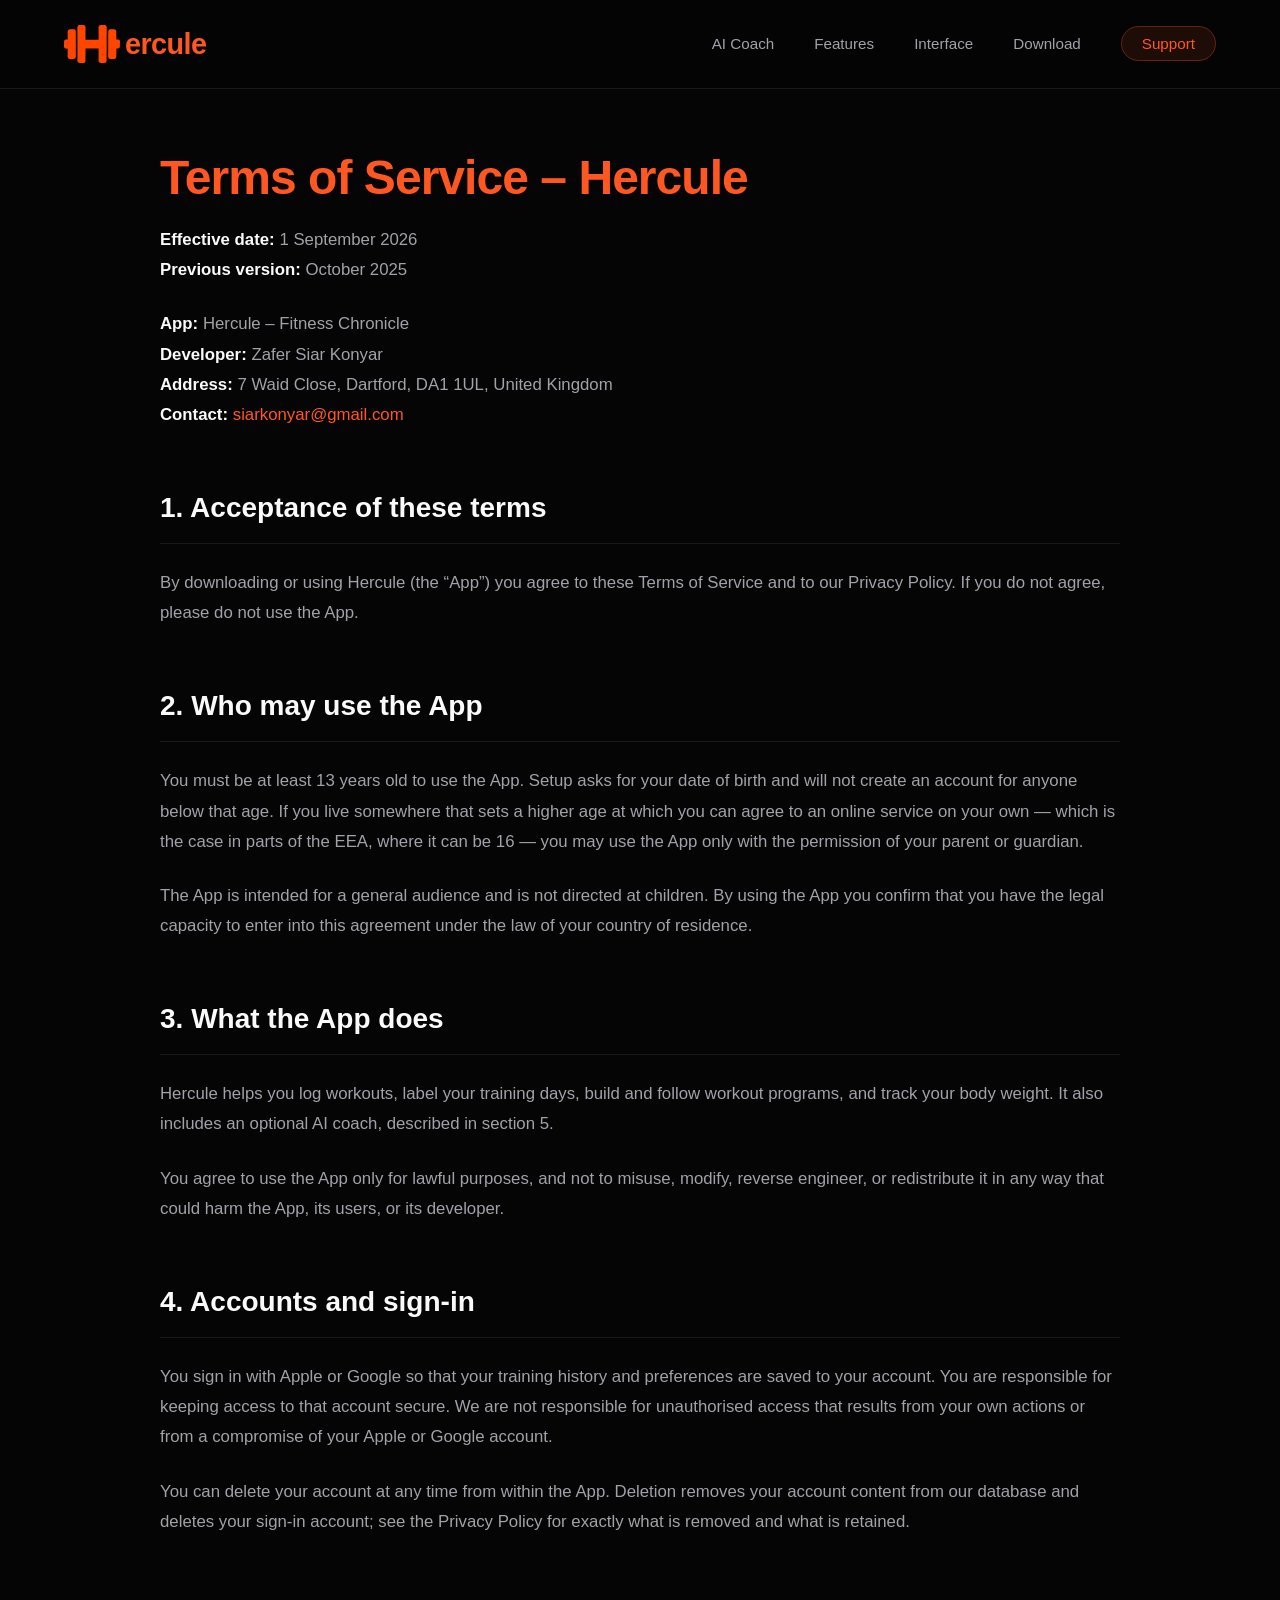
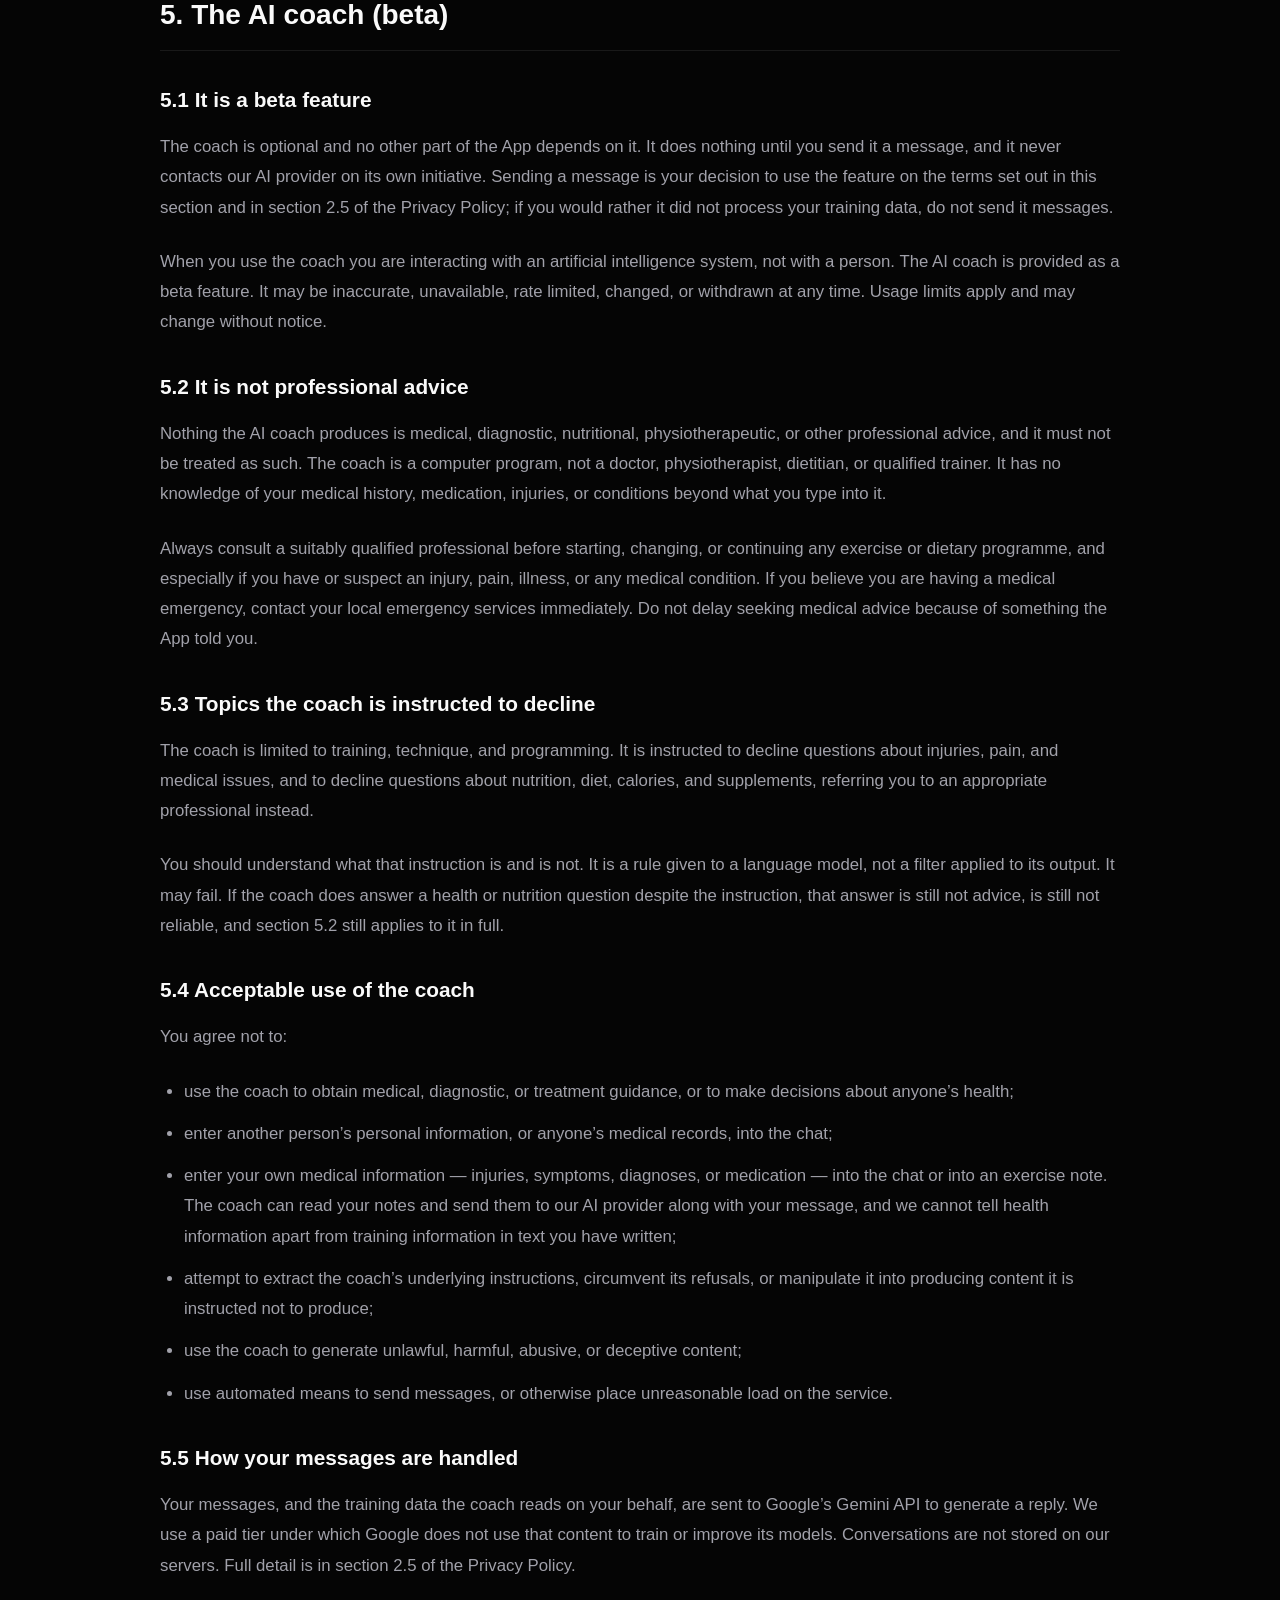
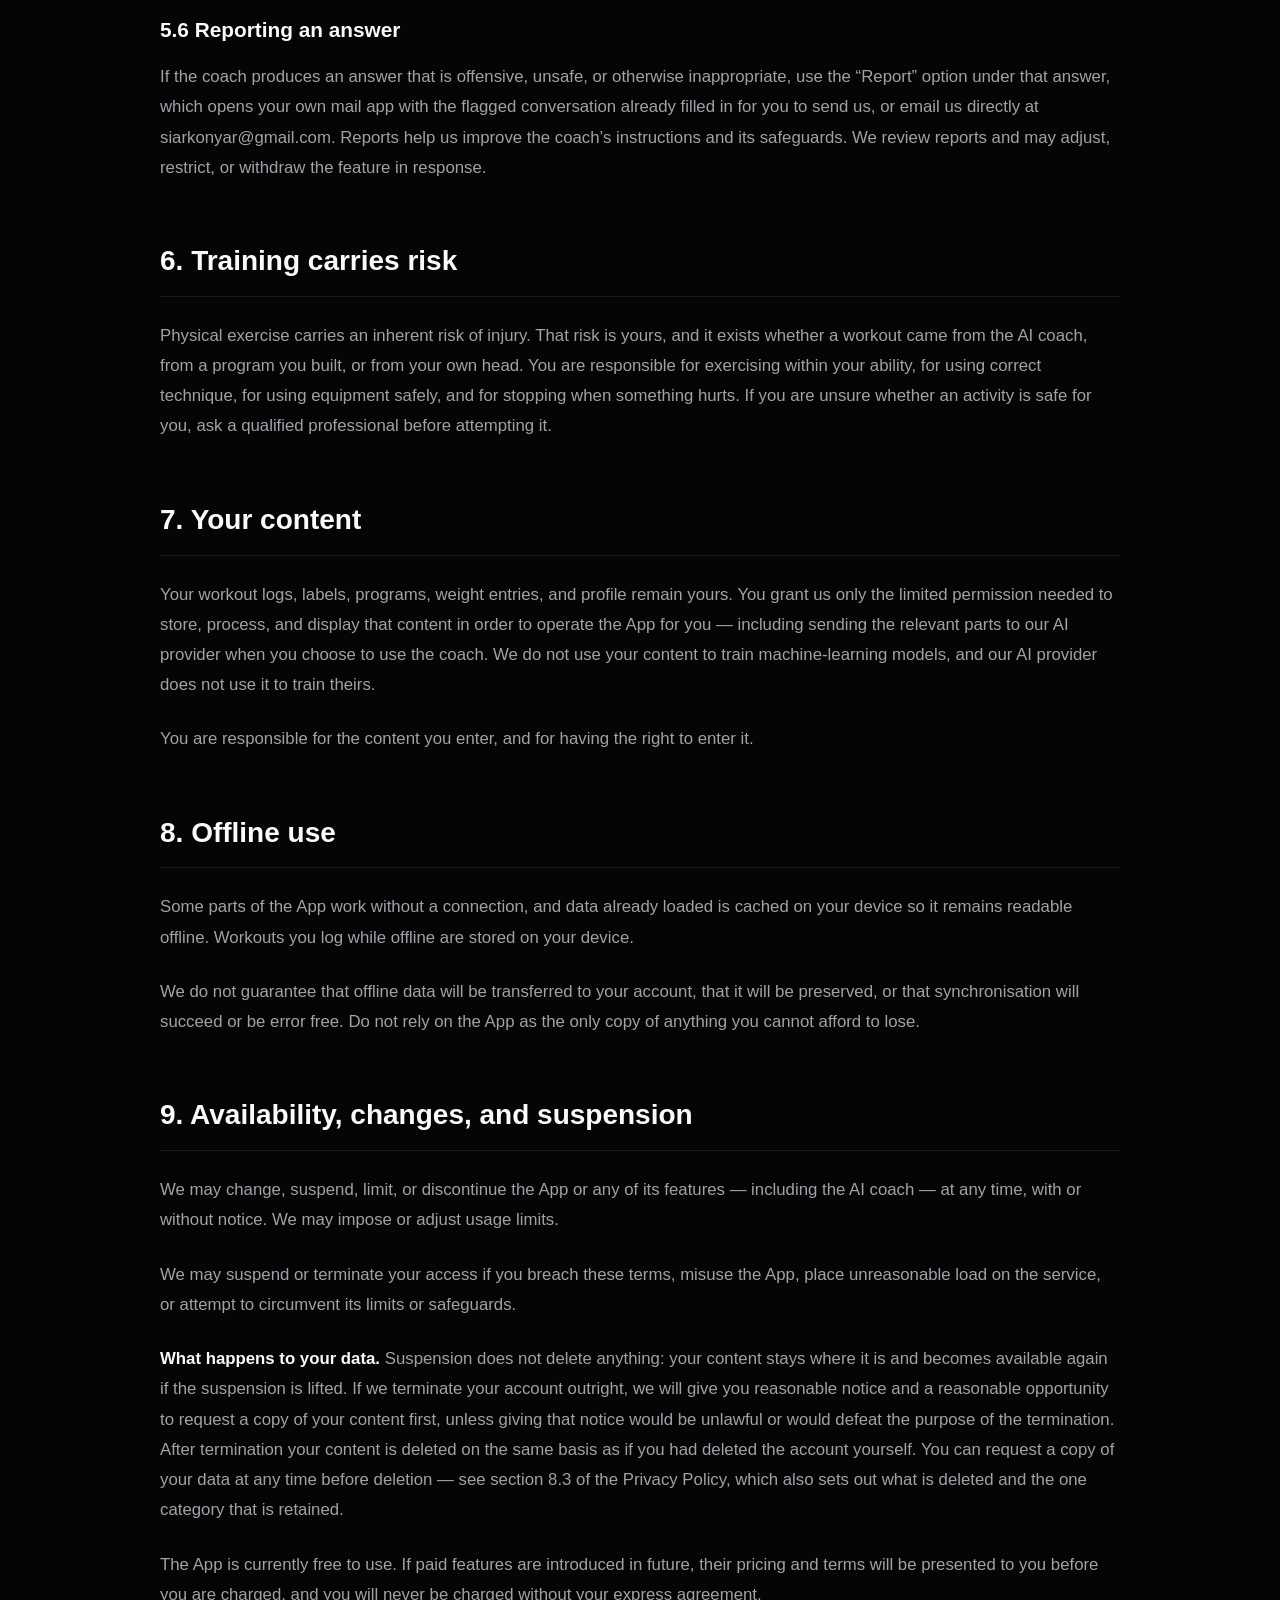
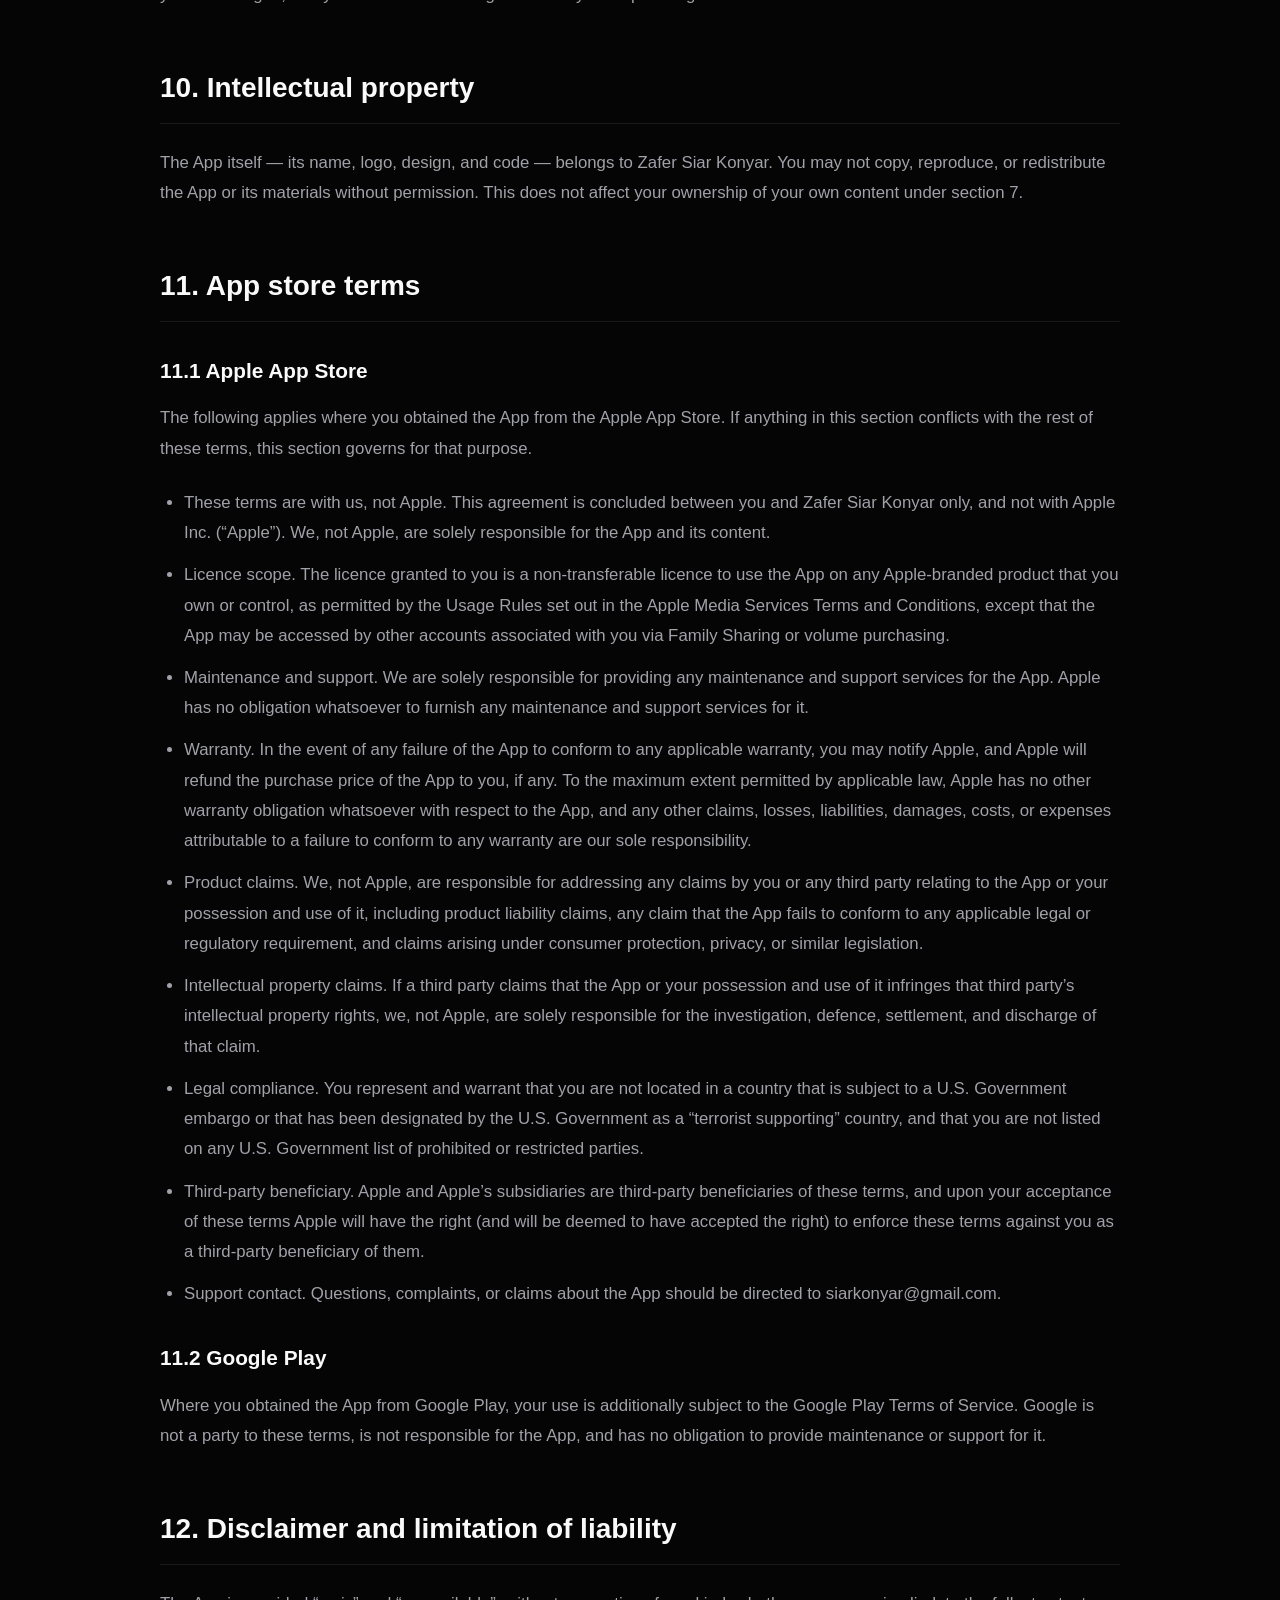
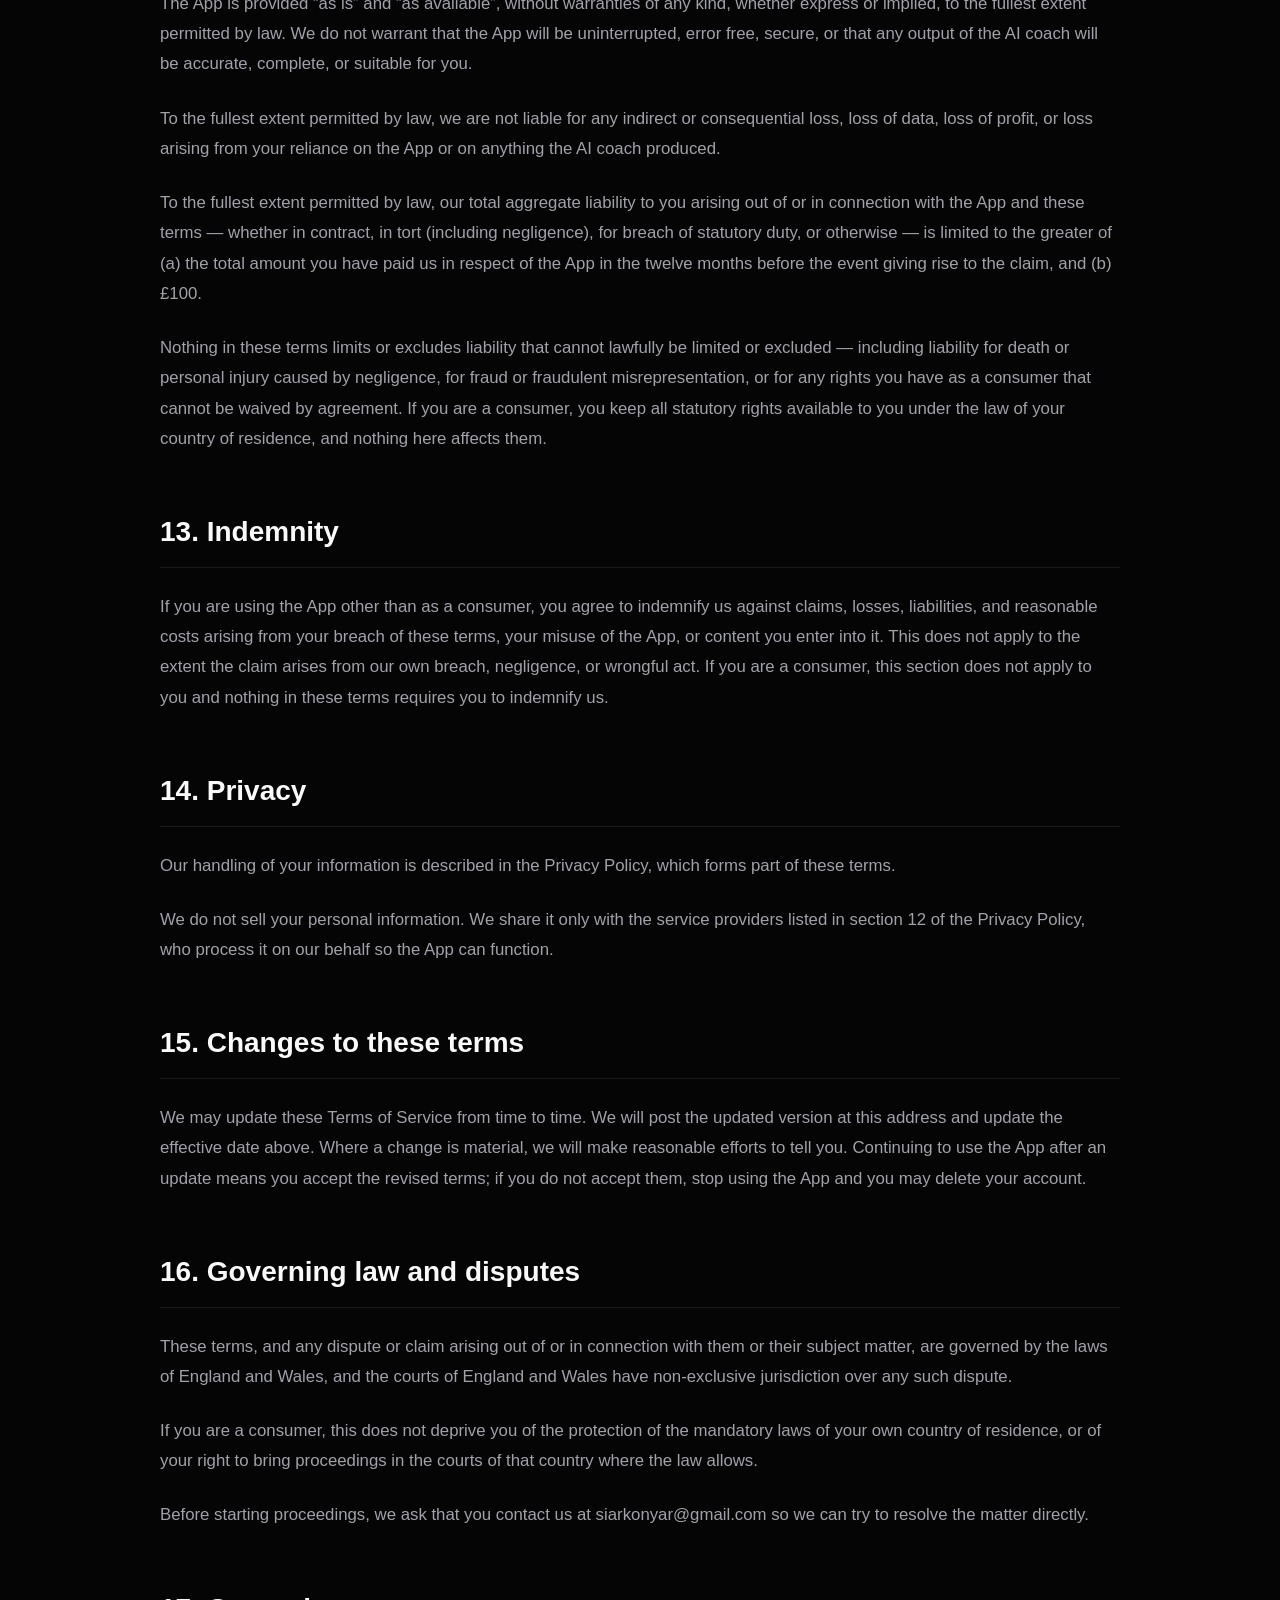
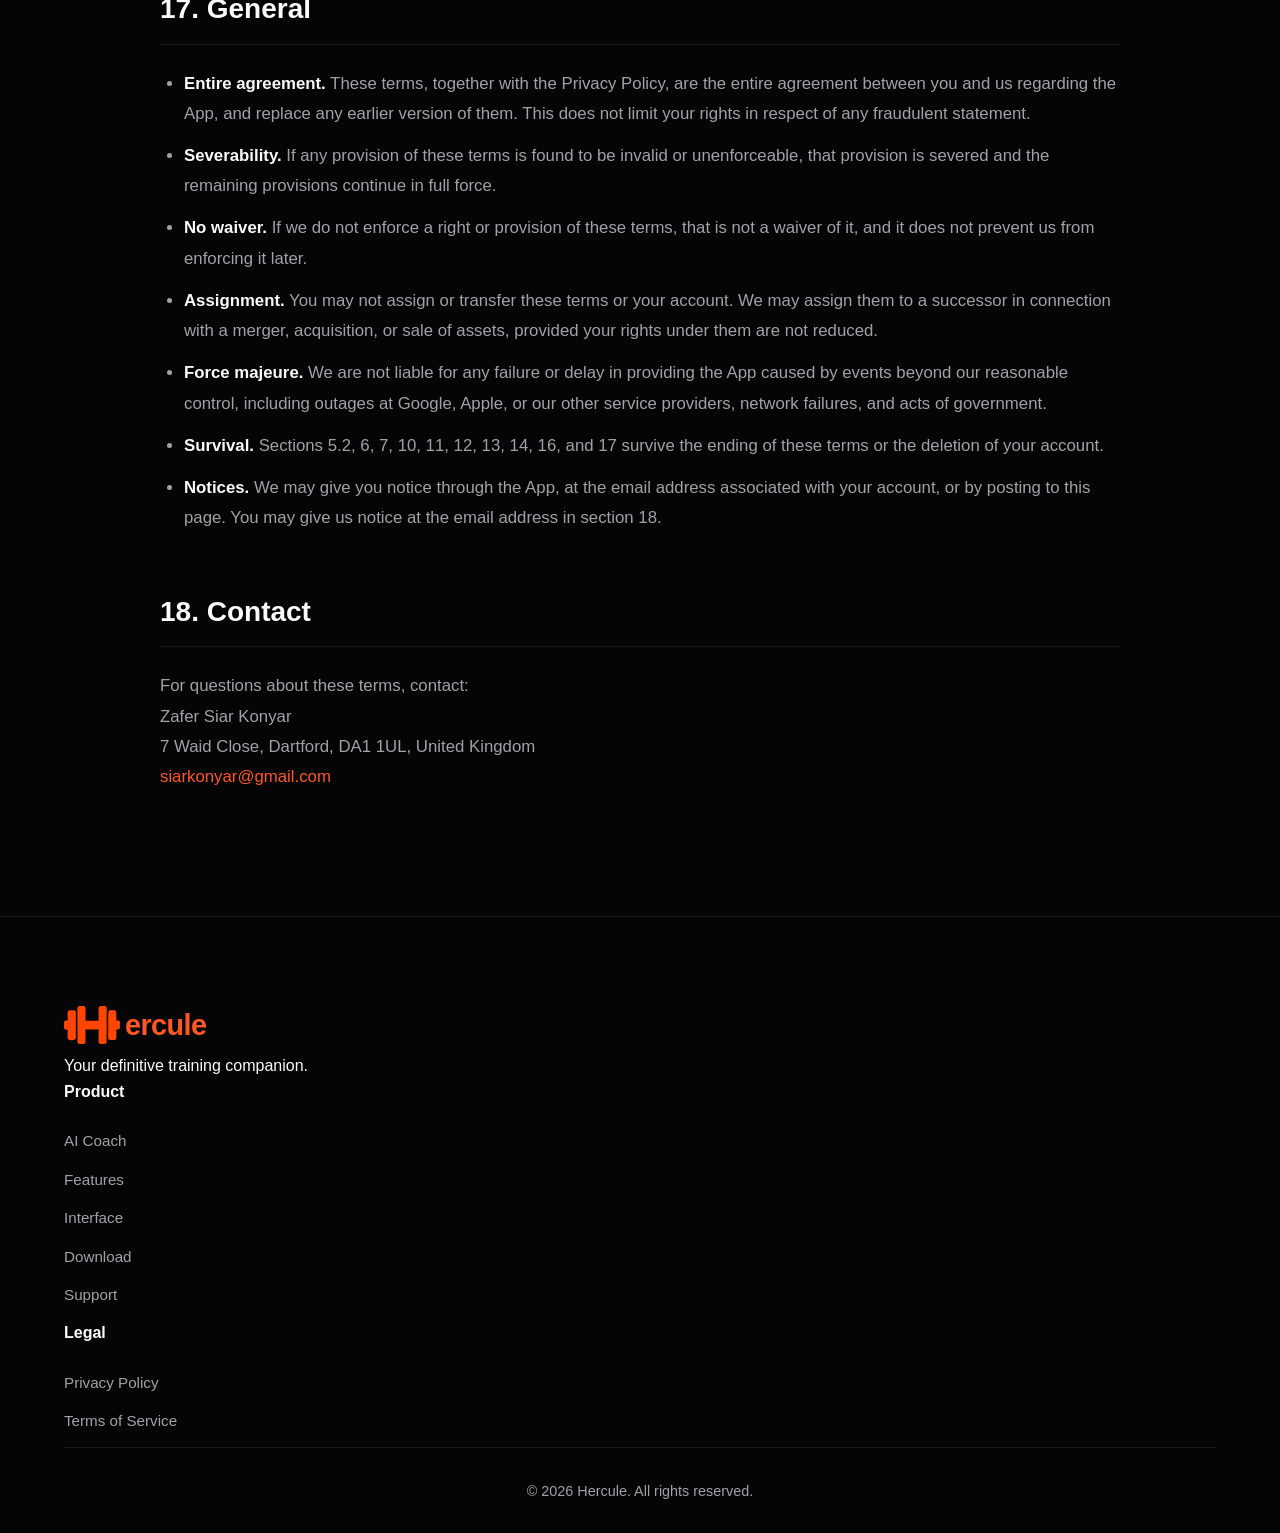
<file: tos.html>
<!doctype html>
<html lang="en">
  <head>
    <meta charset="UTF-8" />
    <meta name="viewport" content="width=device-width, initial-scale=1.0" />
    <title>Terms of Service - Hercule</title>
    <link rel="stylesheet" href="styles.css" />
    <style>
      .legal-doc {
        padding: 140px 20px 100px;
        max-width: 1000px;
        margin: 0 auto;
      }
      .legal-doc h1 {
        font-size: 3rem;
        color: var(--primary-orange);
        margin-bottom: 0.5rem;
        letter-spacing: -0.02em;
      }
      .legal-doc .meta {
        color: var(--text-gray);
        margin-bottom: 3rem;
        font-size: 1rem;
        line-height: 1.8;
      }
      .legal-doc h2 {
        font-size: 1.75rem;
        color: var(--text-white);
        margin-top: 3.5rem;
        margin-bottom: 1.5rem;
        border-bottom: 1px solid var(--border-color);
        padding-bottom: 0.75rem;
      }
      .legal-doc h3 {
        font-size: 1.3rem;
        color: var(--text-white);
        margin-top: 2rem;
        margin-bottom: 1rem;
      }
      .legal-doc p {
        color: var(--text-gray);
        margin-bottom: 1.5rem;
        line-height: 1.8;
        font-size: 1.05rem;
      }
      .legal-doc ul {
        color: var(--text-gray);
        margin-bottom: 1.5rem;
        padding-left: 24px;
        line-height: 1.8;
        font-size: 1.05rem;
      }
      .legal-doc li {
        margin-bottom: 0.75rem;
      }
      .legal-doc a {
        color: var(--primary-orange);
        text-decoration: none;
        transition: opacity 0.2s ease;
      }
      .legal-doc a:hover {
        opacity: 0.8;
        text-decoration: underline;
      }
      .legal-doc strong {
        color: var(--text-white);
      }
    </style>
  </head>
  <body>
    <!-- Navigation -->
    <nav class="navbar">
      <div class="container">
        <div class="logo">
          <a href="index.html" style="display: flex; align-items: center; gap: 5px; text-decoration: none;">
            <img src="assets/logo/logo.svg" alt="Hercule Logo" class="logo-icon" />
            <span class="logo-text">ercule</span>
          </a>
        </div>
        <button class="hamburger" aria-label="Toggle menu" aria-expanded="false" aria-controls="navigation-links">
          <span class="hamburger-line"></span>
          <span class="hamburger-line"></span>
          <span class="hamburger-line"></span>
        </button>
        <ul class="nav-links" id="navigation-links">
          <li><a href="index.html#ai-coach">AI Coach</a></li>
          <li><a href="index.html#features">Features</a></li>
          <li><a href="index.html#screenshots">Interface</a></li>
          <li><a href="index.html#download">Download</a></li>
          <li><a href="mailto:siarkonyar@gmail.com?subject=Hercule%20Support" class="nav-support">Support</a></li>
        </ul>
      </div>
    </nav>

    <!-- Content -->
    <main class="legal-doc">
      <h1>Terms of Service – Hercule</h1>
      <div class="meta">
        <p><strong>Effective date:</strong> 1 September 2026<br>
        <strong>Previous version:</strong> October 2025</p>
        <p><strong>App:</strong> Hercule – Fitness Chronicle<br>
        <strong>Developer:</strong> Zafer Siar Konyar<br>
        <strong>Address:</strong> 7 Waid Close, Dartford, DA1 1UL, United Kingdom<br>
        <strong>Contact:</strong> <a href="mailto:siarkonyar@gmail.com">siarkonyar@gmail.com</a></p>
      </div>

      <h2>1. Acceptance of these terms</h2>
      <p>By downloading or using Hercule (the “App”) you agree to these Terms of Service and to our Privacy Policy. If you do not agree, please do not use the App.</p>

      <h2>2. Who may use the App</h2>
      <p>You must be at least 13 years old to use the App. Setup asks for your date of birth and will not create an account for anyone below that age. If you live somewhere that sets a higher age at which you can agree to an online service on your own — which is the case in parts of the EEA, where it can be 16 — you may use the App only with the permission of your parent or guardian.</p>
      <p>The App is intended for a general audience and is not directed at children. By using the App you confirm that you have the legal capacity to enter into this agreement under the law of your country of residence.</p>

      <h2>3. What the App does</h2>
      <p>Hercule helps you log workouts, label your training days, build and follow workout programs, and track your body weight. It also includes an optional AI coach, described in section 5.</p>
      <p>You agree to use the App only for lawful purposes, and not to misuse, modify, reverse engineer, or redistribute it in any way that could harm the App, its users, or its developer.</p>

      <h2>4. Accounts and sign-in</h2>
      <p>You sign in with Apple or Google so that your training history and preferences are saved to your account. You are responsible for keeping access to that account secure. We are not responsible for unauthorised access that results from your own actions or from a compromise of your Apple or Google account.</p>
      <p>You can delete your account at any time from within the App. Deletion removes your account content from our database and deletes your sign-in account; see the Privacy Policy for exactly what is removed and what is retained.</p>

      <h2>5. The AI coach (beta)</h2>
      
      <h3>5.1 It is a beta feature</h3>
      <p>The coach is optional and no other part of the App depends on it. It does nothing until you send it a message, and it never contacts our AI provider on its own initiative. Sending a message is your decision to use the feature on the terms set out in this section and in section 2.5 of the Privacy Policy; if you would rather it did not process your training data, do not send it messages.</p>
      <p>When you use the coach you are interacting with an artificial intelligence system, not with a person. The AI coach is provided as a beta feature. It may be inaccurate, unavailable, rate limited, changed, or withdrawn at any time. Usage limits apply and may change without notice.</p>

      <h3>5.2 It is not professional advice</h3>
      <p>Nothing the AI coach produces is medical, diagnostic, nutritional, physiotherapeutic, or other professional advice, and it must not be treated as such. The coach is a computer program, not a doctor, physiotherapist, dietitian, or qualified trainer. It has no knowledge of your medical history, medication, injuries, or conditions beyond what you type into it.</p>
      <p>Always consult a suitably qualified professional before starting, changing, or continuing any exercise or dietary programme, and especially if you have or suspect an injury, pain, illness, or any medical condition. If you believe you are having a medical emergency, contact your local emergency services immediately. Do not delay seeking medical advice because of something the App told you.</p>

      <h3>5.3 Topics the coach is instructed to decline</h3>
      <p>The coach is limited to training, technique, and programming. It is instructed to decline questions about injuries, pain, and medical issues, and to decline questions about nutrition, diet, calories, and supplements, referring you to an appropriate professional instead.</p>
      <p>You should understand what that instruction is and is not. It is a rule given to a language model, not a filter applied to its output. It may fail. If the coach does answer a health or nutrition question despite the instruction, that answer is still not advice, is still not reliable, and section 5.2 still applies to it in full.</p>

      <h3>5.4 Acceptable use of the coach</h3>
      <p>You agree not to:</p>
      <ul>
        <li>use the coach to obtain medical, diagnostic, or treatment guidance, or to make decisions about anyone’s health;</li>
        <li>enter another person’s personal information, or anyone’s medical records, into the chat;</li>
        <li>enter your own medical information — injuries, symptoms, diagnoses, or medication — into the chat or into an exercise note. The coach can read your notes and send them to our AI provider along with your message, and we cannot tell health information apart from training information in text you have written;</li>
        <li>attempt to extract the coach’s underlying instructions, circumvent its refusals, or manipulate it into producing content it is instructed not to produce;</li>
        <li>use the coach to generate unlawful, harmful, abusive, or deceptive content;</li>
        <li>use automated means to send messages, or otherwise place unreasonable load on the service.</li>
      </ul>

      <h3>5.5 How your messages are handled</h3>
      <p>Your messages, and the training data the coach reads on your behalf, are sent to Google’s Gemini API to generate a reply. We use a paid tier under which Google does not use that content to train or improve its models. Conversations are not stored on our servers. Full detail is in section 2.5 of the Privacy Policy.</p>

      <h3>5.6 Reporting an answer</h3>
      <p>If the coach produces an answer that is offensive, unsafe, or otherwise inappropriate, use the “Report” option under that answer, which opens your own mail app with the flagged conversation already filled in for you to send us, or email us directly at siarkonyar@gmail.com. Reports help us improve the coach’s instructions and its safeguards. We review reports and may adjust, restrict, or withdraw the feature in response.</p>

      <h2>6. Training carries risk</h2>
      <p>Physical exercise carries an inherent risk of injury. That risk is yours, and it exists whether a workout came from the AI coach, from a program you built, or from your own head. You are responsible for exercising within your ability, for using correct technique, for using equipment safely, and for stopping when something hurts. If you are unsure whether an activity is safe for you, ask a qualified professional before attempting it.</p>

      <h2>7. Your content</h2>
      <p>Your workout logs, labels, programs, weight entries, and profile remain yours. You grant us only the limited permission needed to store, process, and display that content in order to operate the App for you — including sending the relevant parts to our AI provider when you choose to use the coach. We do not use your content to train machine-learning models, and our AI provider does not use it to train theirs.</p>
      <p>You are responsible for the content you enter, and for having the right to enter it.</p>

      <h2>8. Offline use</h2>
      <p>Some parts of the App work without a connection, and data already loaded is cached on your device so it remains readable offline. Workouts you log while offline are stored on your device.</p>
      <p>We do not guarantee that offline data will be transferred to your account, that it will be preserved, or that synchronisation will succeed or be error free. Do not rely on the App as the only copy of anything you cannot afford to lose.</p>

      <h2>9. Availability, changes, and suspension</h2>
      <p>We may change, suspend, limit, or discontinue the App or any of its features — including the AI coach — at any time, with or without notice. We may impose or adjust usage limits.</p>
      <p>We may suspend or terminate your access if you breach these terms, misuse the App, place unreasonable load on the service, or attempt to circumvent its limits or safeguards.</p>
      <p><strong>What happens to your data.</strong> Suspension does not delete anything: your content stays where it is and becomes available again if the suspension is lifted. If we terminate your account outright, we will give you reasonable notice and a reasonable opportunity to request a copy of your content first, unless giving that notice would be unlawful or would defeat the purpose of the termination. After termination your content is deleted on the same basis as if you had deleted the account yourself. You can request a copy of your data at any time before deletion — see section 8.3 of the Privacy Policy, which also sets out what is deleted and the one category that is retained.</p>
      <p>The App is currently free to use. If paid features are introduced in future, their pricing and terms will be presented to you before you are charged, and you will never be charged without your express agreement.</p>

      <h2>10. Intellectual property</h2>
      <p>The App itself — its name, logo, design, and code — belongs to Zafer Siar Konyar. You may not copy, reproduce, or redistribute the App or its materials without permission. This does not affect your ownership of your own content under section 7.</p>

      <h2>11. App store terms</h2>
      
      <h3>11.1 Apple App Store</h3>
      <p>The following applies where you obtained the App from the Apple App Store. If anything in this section conflicts with the rest of these terms, this section governs for that purpose.</p>
      <ul>
        <li>These terms are with us, not Apple. This agreement is concluded between you and Zafer Siar Konyar only, and not with Apple Inc. (“Apple”). We, not Apple, are solely responsible for the App and its content.</li>
        <li>Licence scope. The licence granted to you is a non-transferable licence to use the App on any Apple-branded product that you own or control, as permitted by the Usage Rules set out in the Apple Media Services Terms and Conditions, except that the App may be accessed by other accounts associated with you via Family Sharing or volume purchasing.</li>
        <li>Maintenance and support. We are solely responsible for providing any maintenance and support services for the App. Apple has no obligation whatsoever to furnish any maintenance and support services for it.</li>
        <li>Warranty. In the event of any failure of the App to conform to any applicable warranty, you may notify Apple, and Apple will refund the purchase price of the App to you, if any. To the maximum extent permitted by applicable law, Apple has no other warranty obligation whatsoever with respect to the App, and any other claims, losses, liabilities, damages, costs, or expenses attributable to a failure to conform to any warranty are our sole responsibility.</li>
        <li>Product claims. We, not Apple, are responsible for addressing any claims by you or any third party relating to the App or your possession and use of it, including product liability claims, any claim that the App fails to conform to any applicable legal or regulatory requirement, and claims arising under consumer protection, privacy, or similar legislation.</li>
        <li>Intellectual property claims. If a third party claims that the App or your possession and use of it infringes that third party’s intellectual property rights, we, not Apple, are solely responsible for the investigation, defence, settlement, and discharge of that claim.</li>
        <li>Legal compliance. You represent and warrant that you are not located in a country that is subject to a U.S. Government embargo or that has been designated by the U.S. Government as a “terrorist supporting” country, and that you are not listed on any U.S. Government list of prohibited or restricted parties.</li>
        <li>Third-party beneficiary. Apple and Apple’s subsidiaries are third-party beneficiaries of these terms, and upon your acceptance of these terms Apple will have the right (and will be deemed to have accepted the right) to enforce these terms against you as a third-party beneficiary of them.</li>
        <li>Support contact. Questions, complaints, or claims about the App should be directed to siarkonyar@gmail.com.</li>
      </ul>

      <h3>11.2 Google Play</h3>
      <p>Where you obtained the App from Google Play, your use is additionally subject to the Google Play Terms of Service. Google is not a party to these terms, is not responsible for the App, and has no obligation to provide maintenance or support for it.</p>

      <h2>12. Disclaimer and limitation of liability</h2>
      <p>The App is provided “as is” and “as available”, without warranties of any kind, whether express or implied, to the fullest extent permitted by law. We do not warrant that the App will be uninterrupted, error free, secure, or that any output of the AI coach will be accurate, complete, or suitable for you.</p>
      <p>To the fullest extent permitted by law, we are not liable for any indirect or consequential loss, loss of data, loss of profit, or loss arising from your reliance on the App or on anything the AI coach produced.</p>
      <p>To the fullest extent permitted by law, our total aggregate liability to you arising out of or in connection with the App and these terms — whether in contract, in tort (including negligence), for breach of statutory duty, or otherwise — is limited to the greater of (a) the total amount you have paid us in respect of the App in the twelve months before the event giving rise to the claim, and (b) £100.</p>
      <p>Nothing in these terms limits or excludes liability that cannot lawfully be limited or excluded — including liability for death or personal injury caused by negligence, for fraud or fraudulent misrepresentation, or for any rights you have as a consumer that cannot be waived by agreement. If you are a consumer, you keep all statutory rights available to you under the law of your country of residence, and nothing here affects them.</p>

      <h2>13. Indemnity</h2>
      <p>If you are using the App other than as a consumer, you agree to indemnify us against claims, losses, liabilities, and reasonable costs arising from your breach of these terms, your misuse of the App, or content you enter into it. This does not apply to the extent the claim arises from our own breach, negligence, or wrongful act. If you are a consumer, this section does not apply to you and nothing in these terms requires you to indemnify us.</p>

      <h2>14. Privacy</h2>
      <p>Our handling of your information is described in the Privacy Policy, which forms part of these terms.</p>
      <p>We do not sell your personal information. We share it only with the service providers listed in section 12 of the Privacy Policy, who process it on our behalf so the App can function.</p>

      <h2>15. Changes to these terms</h2>
      <p>We may update these Terms of Service from time to time. We will post the updated version at this address and update the effective date above. Where a change is material, we will make reasonable efforts to tell you. Continuing to use the App after an update means you accept the revised terms; if you do not accept them, stop using the App and you may delete your account.</p>

      <h2>16. Governing law and disputes</h2>
      <p>These terms, and any dispute or claim arising out of or in connection with them or their subject matter, are governed by the laws of England and Wales, and the courts of England and Wales have non-exclusive jurisdiction over any such dispute.</p>
      <p>If you are a consumer, this does not deprive you of the protection of the mandatory laws of your own country of residence, or of your right to bring proceedings in the courts of that country where the law allows.</p>
      <p>Before starting proceedings, we ask that you contact us at siarkonyar@gmail.com so we can try to resolve the matter directly.</p>

      <h2>17. General</h2>
      <ul>
        <li><strong>Entire agreement.</strong> These terms, together with the Privacy Policy, are the entire agreement between you and us regarding the App, and replace any earlier version of them. This does not limit your rights in respect of any fraudulent statement.</li>
        <li><strong>Severability.</strong> If any provision of these terms is found to be invalid or unenforceable, that provision is severed and the remaining provisions continue in full force.</li>
        <li><strong>No waiver.</strong> If we do not enforce a right or provision of these terms, that is not a waiver of it, and it does not prevent us from enforcing it later.</li>
        <li><strong>Assignment.</strong> You may not assign or transfer these terms or your account. We may assign them to a successor in connection with a merger, acquisition, or sale of assets, provided your rights under them are not reduced.</li>
        <li><strong>Force majeure.</strong> We are not liable for any failure or delay in providing the App caused by events beyond our reasonable control, including outages at Google, Apple, or our other service providers, network failures, and acts of government.</li>
        <li><strong>Survival.</strong> Sections 5.2, 6, 7, 10, 11, 12, 13, 14, 16, and 17 survive the ending of these terms or the deletion of your account.</li>
        <li><strong>Notices.</strong> We may give you notice through the App, at the email address associated with your account, or by posting to this page. You may give us notice at the email address in section 18.</li>
      </ul>

      <h2>18. Contact</h2>
      <p>For questions about these terms, contact:<br>
      Zafer Siar Konyar<br>
      7 Waid Close, Dartford, DA1 1UL, United Kingdom<br>
      <a href="mailto:siarkonyar@gmail.com">siarkonyar@gmail.com</a></p>
    </main>

    <!-- Footer -->
    <footer class="footer">
      <div class="container">
        <div class="footer-content">
          <div class="footer-brand">
            <div class="logo">
              <img src="assets/logo/logo.svg" alt="Hercule Logo" class="logo-icon" />
              <span class="logo-text">ercule</span>
            </div>
            <p>Your definitive training companion.</p>
          </div>
          <div class="footer-links">
            <div class="footer-column">
              <h4>Product</h4>
              <ul>
                <li><a href="index.html#ai-coach">AI Coach</a></li>
                <li><a href="index.html#features">Features</a></li>
                <li><a href="index.html#screenshots">Interface</a></li>
                <li><a href="index.html#download">Download</a></li>
                <li><a href="mailto:siarkonyar@gmail.com?subject=Hercule%20Support">Support</a></li>
              </ul>
            </div>
            <div class="footer-column">
              <h4>Legal</h4>
              <ul>
                <li><a href="privacy.html">Privacy Policy</a></li>
                <li><a href="tos.html">Terms of Service</a></li>
              </ul>
            </div>
          </div>
        </div>
        <div class="footer-bottom">
          <p>&copy; 2026 Hercule. All rights reserved.</p>
        </div>
      </div>
    </footer>

    <script>
      // Header Hide/Show on Scroll Logic
      const navbar = document.querySelector(".navbar");
      let lastScrollY = window.scrollY;

      window.addEventListener("scroll", () => {
        if (window.scrollY > lastScrollY && window.scrollY > 80) {
          navbar.classList.add("navbar-hidden");
        } else {
          navbar.classList.remove("navbar-hidden");
        }
        lastScrollY = window.scrollY;
      });

      // Mobile menu toggle
      const hamburger = document.querySelector(".hamburger");
      const navLinks = document.querySelector(".nav-links");
      const body = document.body;

      const closeMenu = () => {
        hamburger.classList.remove("active");
        navLinks.classList.remove("active");
        hamburger.setAttribute("aria-expanded", "false");
        body.style.overflow = '';
      };

      hamburger.addEventListener("click", () => {
        const isOpen = hamburger.classList.toggle("active");
        navLinks.classList.toggle("active", isOpen);
        hamburger.setAttribute("aria-expanded", String(isOpen));
        body.style.overflow = isOpen ? 'hidden' : '';
      });

      document.addEventListener("click", (e) => {
        if (!hamburger.contains(e.target) && !navLinks.contains(e.target)) {
          closeMenu();
        }
      });
    </script>
  </body>
</html>
</file>
<file: styles.css>
/* Reset and Base Styles */
* {
    margin: 0;
    padding: 0;
    box-sizing: border-box;
}

:root {
    --primary-orange: #FF5722;
    --dark-orange: #E64A19;
    --light-orange: #FF7043;
    --dark-bg: #050505;
    --card-bg: rgba(20, 20, 20, 0.6);
    --card-border: rgba(255, 255, 255, 0.08);
    --text-white: #FAFAFA;
    --text-gray: #A1A1AA;
    --accent-green: #4CAF50;
    --border-color: rgba(255, 255, 255, 0.08);
}

html {
    scroll-behavior: smooth;
    background-color: var(--dark-bg);
}

body {
    font-family: -apple-system, BlinkMacSystemFont, 'Segoe UI', Roboto, Oxygen, Ubuntu, Cantarell, sans-serif;
    background-color: var(--dark-bg);
    color: var(--text-white);
    line-height: 1.6;
    overflow-x: hidden;
    position: relative;
}

/* Ambient Background Glows */
.ambient-glow {
    position: absolute;
    border-radius: 50%;
    filter: blur(120px);
    z-index: -1;
    opacity: 0.15;
    pointer-events: none;
}

.glow-1 {
    top: -5%;
    left: -10%;
    width: 50vw;
    height: 50vw;
    background: var(--primary-orange);
}

.glow-2 {
    top: 40%;
    right: -10%;
    width: 40vw;
    height: 40vw;
    background: var(--dark-orange);
}

.glow-3 {
    bottom: -10%;
    left: 20%;
    width: 60vw;
    height: 40vw;
    background: var(--primary-orange);
    opacity: 0.1;
}

.container {
    max-width: 1200px;
    margin: 0 auto;
    padding: 0 24px;
}

/* Common Section Styles */
section {
    padding: 120px 0;
    scroll-margin-top: 80px;
}

.section-header {
    text-align: center;
    max-width: 700px;
    margin: 0 auto 4rem;
}

.section-title {
    font-size: 2.75rem;
    font-weight: 800;
    margin-bottom: 1rem;
    letter-spacing: -0.02em;
}

.section-subtitle {
    color: var(--text-gray);
    font-size: 1.2rem;
    line-height: 1.6;
}

/* Navigation */
.navbar {
    background-color: rgba(5, 5, 5, 0.85);
    backdrop-filter: blur(16px);
    -webkit-backdrop-filter: blur(16px);
    position: fixed;
    width: 100%;
    top: 0;
    z-index: 1000;
    border-bottom: 1px solid var(--border-color);
    transition: transform 0.3s ease-in-out;
}

.navbar-hidden {
    transform: translateY(-100%);
}

.navbar .container {
    display: flex;
    justify-content: space-between;
    align-items: center;
    padding: 1rem 24px;
}

.logo {
    display: flex;
    align-items: center;
    gap: 5px;
    font-size: 1.5rem;
    font-weight: bold;
}

.logo-icon {
    height: 3.5rem;
    width: auto;
    display: block;
}

.logo-text {
    color: var(--primary-orange);
    font-size: 1.8rem;
    letter-spacing: -0.02em;
}

.nav-links {
    display: flex;
    list-style: none;
    gap: 2.5rem;
    align-items: center;
}

.nav-links a {
    color: var(--text-gray);
    text-decoration: none;
    font-weight: 500;
    font-size: 0.95rem;
    transition: color 0.2s ease;
}

.nav-links a:hover {
    color: var(--text-white);
}

.nav-support {
    padding: 0.5rem 1.25rem;
    background: rgba(255, 87, 34, 0.1);
    border: 1px solid rgba(255, 87, 34, 0.3);
    border-radius: 50px;
    color: var(--primary-orange) !important;
    font-weight: 600;
    transition: all 0.2s ease !important;
}

.nav-support:hover {
    background: var(--primary-orange);
    border-color: var(--primary-orange);
    color: var(--text-white) !important;
}

/* Hamburger Menu */
.hamburger {
    display: none;
    flex-direction: column;
    background: none;
    border: none;
    cursor: pointer;
    padding: 0;
    z-index: 1001;
    justify-content: center;
    gap: 5px;
    height: 24px;
}

.hamburger-line {
    width: 25px;
    height: 2px;
    background-color: var(--text-white);
    transition: all 0.3s ease;
    border-radius: 2px;
}

.hamburger.active .hamburger-line:nth-child(1) {
    transform: rotate(45deg) translate(5px, 5px);
}

.hamburger.active .hamburger-line:nth-child(2) {
    opacity: 0;
    transition: opacity 0s;
}

.hamburger.active .hamburger-line:nth-child(3) {
    transform: rotate(-45deg) translate(5px, -5px);
}

/* --- SPECULAR BUTTON STYLES --- */
.specular-button {
    --sb-radius: 50px; 
    --sb-tint: var(--primary-orange); 
    --sb-tint-opacity: 0;
    --sb-blur: 10px;
    --sb-text-color: var(--text-white);
  
    position: relative;
    display: inline-flex;
    align-items: center;
    justify-content: center;
    border: none;
    margin: 0;
    font-family: inherit;
    font-weight: 600;
    text-decoration: none;
    letter-spacing: 0.01em;
    line-height: 1;
    color: var(--sb-text-color);
    background: color-mix(in srgb, var(--sb-tint) calc(var(--sb-tint-opacity) * 100%), transparent);
    border-radius: var(--sb-radius);
    backdrop-filter: blur(var(--sb-blur));
    -webkit-backdrop-filter: blur(var(--sb-blur));
    box-shadow:
      inset 0 1px 0 rgba(255, 255, 255, 0.04),
      0 8px 24px rgba(0, 0, 0, 0.25);
    cursor: pointer;
    outline: none;
    transition: transform 0.15s ease, background 0.3s ease;
}

.specular-button--primary {
    --sb-tint-opacity: 1;
    --sb-tint: var(--primary-orange);
    box-shadow: 0 10px 25px rgba(255, 87, 34, 0.2), inset 0 1px 0 rgba(255, 255, 255, 0.2);
}

.specular-button--primary:hover {
    --sb-tint: var(--light-orange);
}

.specular-button--secondary {
    --sb-tint-opacity: 0.05;
    border: 1px solid rgba(255, 87, 34, 0.4);
}

.specular-button--secondary:hover {
    --sb-tint-opacity: 0.15;
}
  
.specular-button:active {
    transform: scale(0.97);
}
  
.specular-button:focus-visible {
    outline: 2px solid color-mix(in srgb, var(--sb-text-color) 60%, transparent);
    outline-offset: 3px;
}
  
.specular-button:disabled {
    opacity: 0.55;
    cursor: default;
}
  
.specular-button:disabled:active {
    transform: none;
}
  
.specular-button--sm {
    font-size: 0.85rem;
    padding: 10px 22px;
}
  
.specular-button--md {
    font-size: 1.05rem;
    padding: 16px 32px;
}
  
.specular-button--lg {
    font-size: 1.15rem;
    padding: 18px 40px;
}
  
.specular-button__fx {
    position: absolute;
    inset: -20px;
    pointer-events: none;
    z-index: 1;
}
  
.specular-button__fx canvas {
    display: block;
    width: 100%;
    height: 100%;
}
  
.specular-button__label {
    position: relative;
    z-index: 2;
}

/* Hero Section */
.hero {
    padding: 160px 0 80px;
    position: relative;
}

.hero .container {
    display: grid;
    grid-template-columns: 1fr 1fr;
    gap: 4rem;
    align-items: center;
}

.hero-content {
    z-index: 1;
}

.hero-title {
    font-size: 4rem;
    font-weight: 800;
    line-height: 1.1;
    margin-bottom: 1.5rem;
    letter-spacing: -0.03em;
}

.hero-brand {
    color: var(--primary-orange);
    background: linear-gradient(to right, #FF5722, #FF8A65);
    -webkit-background-clip: text;
    background-clip: text;
    -webkit-text-fill-color: transparent;
}

.hero-subtitle {
    font-size: 1.2rem;
    color: var(--text-gray);
    margin-bottom: 2.5rem;
    line-height: 1.7;
    max-width: 90%;
}

.cta-buttons {
    display: flex;
    gap: 1rem;
}

.hero-image {
    display: flex;
    justify-content: center;
    align-items: center;
    z-index: 1;
}

.phone-mockup {
    position: relative;
    width: 320px;
    border-radius: 44px;
    overflow: hidden;
    box-shadow: 0 30px 60px rgba(0, 0, 0, 0.6),
                0 0 0 10px #111,
                0 0 0 12px #222;
    animation: float 4s ease-in-out infinite;
}

@keyframes float {
    0%, 100% { transform: translateY(0); }
    50% { transform: translateY(-15px); }
}

.screenshot-main {
    width: 100%;
    height: auto;
    display: block;
}

/* --- 4-COLUMN FEATURES GRID --- */
.features-grid {
    display: grid;
    grid-template-columns: repeat(4, 1fr);
    gap: 1.5rem;
}

/* --- 4-COLUMN SCREENSHOTS GRID --- */
.screenshots-grid {
    display: grid;
    grid-template-columns: repeat(4, 1fr);
    gap: 2rem;
}

/* --- MAGIC BENTO BOX GLOW EFFECT --- */
/* Applied to Features, Screenshots, and Highlight Box */
.feature-card, 
.screenshot-item, 
.highlight-content {
    background: var(--card-bg);
    backdrop-filter: blur(20px);
    -webkit-backdrop-filter: blur(20px);
    border-radius: 24px;
    border: 1px solid var(--card-border);
    transition: all 0.3s ease;
    
    /* Magic glow variables */
    position: relative;
    overflow: hidden;
    --glow-x: 50%;
    --glow-y: 50%;
    --glow-radius: 350px;
}

.feature-card {
    padding: 2.5rem;
}

.screenshot-item img {
    width: 100%;
    height: 500px;
    object-fit: cover;
    object-position: top center;
    display: block;
    border-bottom: 1px solid var(--card-border);
}

.screenshot-caption {
    padding: 1.5rem;
}

/* The magic glow border pseudo-element */
.feature-card::after, 
.screenshot-item::after, 
.highlight-content::after {
    content: '';
    position: absolute;
    inset: 0;
    padding: 2px; /* Border thickness */
    background: radial-gradient(
        var(--glow-radius) circle at var(--glow-x) var(--glow-y),
        rgba(255, 87, 34, 0.7) 0%,
        rgba(255, 87, 34, 0.2) 30%,
        transparent 60%
    );
    border-radius: inherit;
    -webkit-mask:
        linear-gradient(#fff 0 0) content-box,
        linear-gradient(#fff 0 0);
    -webkit-mask-composite: xor;
    mask:
        linear-gradient(#fff 0 0) content-box,
        linear-gradient(#fff 0 0);
    mask-composite: exclude;
    pointer-events: none;
    opacity: 0;
    transition: opacity 0.3s ease;
    z-index: 10;
}

/* Reveal glow on hover */
.feature-card:hover::after, 
.screenshot-item:hover::after, 
.highlight-content:hover::after {
    opacity: 1;
}

/* Box lift on hover */
.feature-card:hover, 
.screenshot-item:hover {
    transform: translateY(-5px);
    box-shadow: 0 20px 40px rgba(0, 0, 0, 0.4);
}

/* Card internal styling */
.feature-icon {
    margin-bottom: 1.5rem;
    display: inline-flex;
    align-items: center;
    justify-content: center;
    color: var(--primary-orange);
    background: rgba(255, 87, 34, 0.1);
    padding: 14px;
    border-radius: 14px;
}

.feature-card h3 {
    font-size: 1.3rem;
    margin-bottom: 0.75rem;
    color: var(--text-white);
    letter-spacing: -0.01em;
}

.feature-card p {
    color: var(--text-gray);
    line-height: 1.7;
    font-size: 0.95rem;
}

.screenshot-caption h4 {
    font-size: 1.15rem;
    margin-bottom: 0.25rem;
    color: var(--text-white);
}

.screenshot-caption p {
    color: var(--text-gray);
    font-size: 0.9rem;
}

/* Highlight Section internals */
.highlight-content {
    display: grid;
    grid-template-columns: 1fr 1fr;
    gap: 5rem;
    align-items: center;
    padding: 4rem;
}

.highlight-text h2 {
    font-size: 2.5rem;
    margin-bottom: 2rem;
    color: var(--text-white);
    letter-spacing: -0.02em;
}

.highlight-list {
    list-style: none;
}

.highlight-list li {
    font-size: 1.1rem;
    margin-bottom: 1.2rem;
    color: var(--text-gray);
    padding-left: 36px;
    position: relative;
}

.highlight-list li::before {
    content: '';
    position: absolute;
    left: 0;
    top: 4px;
    width: 20px;
    height: 20px;
    background-image: url("data:image/svg+xml,%3Csvg xmlns='http://www.w3.org/2000/svg' viewBox='0 0 24 24' fill='none' stroke='%23FF5722' stroke-width='3' stroke-linecap='round' stroke-linejoin='round'%3E%3Cpolyline points='20 6 9 17 4 12'%3E%3C/polyline%3E%3C/svg%3E");
    background-size: contain;
    background-repeat: no-repeat;
}

.highlight-image {
    display: flex;
    justify-content: center;
}

.highlight-image img {
    width: 100%;
    max-width: 320px;
    height: auto;
    border-radius: 36px;
    box-shadow: 0 20px 50px rgba(0, 0, 0, 0.5), 0 0 0 8px #111;
}

/* Download Section */
.download-inner {
    background: linear-gradient(135deg, rgba(255, 87, 34, 0.1), rgba(230, 74, 25, 0.05));
    border: 1px solid rgba(255, 87, 34, 0.2);
    border-radius: 32px;
    padding: 6rem 2rem;
    text-align: center;
    position: relative;
    overflow: hidden;
}

.download-inner::before {
    content: '';
    position: absolute;
    top: 0; left: 0; right: 0; bottom: 0;
    background: radial-gradient(circle at center, rgba(255, 87, 34, 0.15) 0%, transparent 70%);
    pointer-events: none;
}

.download-content {
    position: relative;
    z-index: 1;
}

.download-content h2 {
    font-size: 3rem;
    margin-bottom: 1rem;
    letter-spacing: -0.02em;
}

.download-content > p {
    font-size: 1.2rem;
    color: var(--text-gray);
    margin-bottom: 3rem;
}

.download-buttons {
    display: flex;
    justify-content: center;
    align-items: center; /* This perfectly centers them vertically */
    gap: 1.5rem;
    flex-wrap: wrap;
}

.download-button-link {
    display: block;
    width: 180px;
    transition: transform 0.2s ease, opacity 0.2s ease;
}

.download-button-link:hover {
    transform: translateY(-3px);
    opacity: 0.9;
}

.download-button-img {
    width: 100%;
    height: auto;
    display: block;
}

.download-note {
    margin-top: 2rem;
    font-size: 0.9rem;
    color: var(--text-gray);
}

/* Highly Detailed Footer */
.footer {
    border-top: 1px solid var(--border-color);
    padding: 80px 0 30px;
    background: transparent;
}

.footer-grid {
    display: grid;
    grid-template-columns: 2fr 1fr 1fr 1fr;
    gap: 4rem;
    margin-bottom: 4rem;
}

.footer-brand {
    padding-right: 2rem;
}

.footer-mission {
    color: var(--text-gray);
    margin-top: 1.5rem;
    font-size: 0.95rem;
    line-height: 1.7;
}

.social-links {
    display: flex;
    gap: 1rem;
    margin-top: 1.5rem;
}

.social-icon {
    color: var(--text-gray);
    transition: color 0.2s ease, transform 0.2s ease;
    display: flex;
    align-items: center;
    justify-content: center;
    width: 40px;
    height: 40px;
    border-radius: 50%;
    background: var(--card-bg);
    border: 1px solid var(--border-color);
}

.social-icon:hover {
    color: var(--primary-orange);
    border-color: rgba(255, 87, 34, 0.3);
    transform: translateY(-2px);
}

.footer-column h4 {
    color: var(--text-white);
    margin-bottom: 1.5rem;
    font-size: 1rem;
    font-weight: 600;
}

.footer-column ul {
    list-style: none;
}

.footer-column ul li {
    margin-bottom: 0.8rem;
}

.footer-column ul li a {
    color: var(--text-gray);
    text-decoration: none;
    font-size: 0.95rem;
    transition: color 0.2s ease;
}

.footer-column ul li a:hover {
    color: var(--primary-orange);
}

.footer-bottom {
    text-align: center;
    padding-top: 2rem;
    border-top: 1px solid var(--border-color);
    color: var(--text-gray);
    font-size: 0.9rem;
}

/* Badges */
.beta-badge {
    display: inline-block;
    margin-bottom: 0.75rem;
    padding: 0.2rem 0.6rem;
    background: rgba(255, 87, 34, 0.1);
    border: 1px solid rgba(255, 87, 34, 0.3);
    border-radius: 50px;
    color: var(--primary-orange);
    font-size: 0.75rem;
    font-weight: 700;
    text-transform: uppercase;
    letter-spacing: 0.05em;
}

/* Animations - Scroll Reveal */
.reveal-on-scroll {
    opacity: 0;
    transform: translateY(30px);
    transition: opacity 0.6s ease-out, transform 0.6s ease-out;
}

.reveal-on-scroll.visible {
    opacity: 1;
    transform: translateY(0);
}

.feature-card.visible,
.screenshot-item.visible {
    transition: all 0.3s ease, opacity 0.6s ease-out, transform 0.6s ease-out;
}

a:focus-visible, button:focus-visible {
    outline: 2px solid var(--primary-orange);
    outline-offset: 4px;
}

/* Responsive Design */
@media (max-width: 1024px) {
    /* Step down to 2 columns on tablets */
    .features-grid, .screenshots-grid {
        grid-template-columns: repeat(2, 1fr);
    }

    .highlight-content {
        padding: 3rem;
        gap: 3rem;
    }
    
    .footer-grid {
        grid-template-columns: 1fr 1fr;
        gap: 3rem;
    }
}

@media (max-width: 968px) {
    .hamburger {
        display: flex;
    }

    .nav-links {
        position: fixed;
        top: 73px;
        right: -100%;
        width: 100%;
        max-width: 300px;
        background-color: rgba(10, 10, 10, 0.98);
        border-left: 1px solid var(--border-color);
        flex-direction: column;
        padding: 2rem;
        gap: 1.5rem;
        transition: right 0.3s ease;
        height: calc(100vh - 73px);
        align-items: flex-start;
    }

    .nav-links.active {
        right: 0;
    }

    .hero .container {
        grid-template-columns: 1fr;
        text-align: center;
    }
    
    .hero-subtitle {
        margin: 0 auto 2.5rem;
    }

    .cta-buttons {
        justify-content: center;
    }

    .phone-mockup {
        width: 280px;
        margin: 0 auto;
    }

    .highlight-content {
        grid-template-columns: 1fr;
        text-align: center;
    }

    .highlight-list li {
        text-align: left;
        display: inline-block;
        width: 100%;
    }
}

@media (max-width: 640px) {
    section {
        padding: 80px 0;
    }
    
    .hero-title {
        font-size: 2.8rem;
    }

    .cta-buttons {
        flex-direction: column;
    }

    /* Collapse to 1 column on mobile */
    .features-grid, .screenshots-grid {
        grid-template-columns: 1fr;
    }

    .section-title {
        font-size: 2rem;
    }

    .highlight-content {
        padding: 2rem;
    }

    .download-inner {
        padding: 4rem 1.5rem;
    }

    .footer-grid {
        grid-template-columns: 1fr;
        gap: 2.5rem;
    }
    
    .footer-brand {
        padding-right: 0;
    }
}

@media (prefers-reduced-motion: reduce) {
    html { scroll-behavior: auto; }
    *, *::before, *::after { 
        animation: none !important; 
        transition: none !important; 
    }
    .reveal-on-scroll {
        opacity: 1;
        transform: none;
    }
}
</file>
